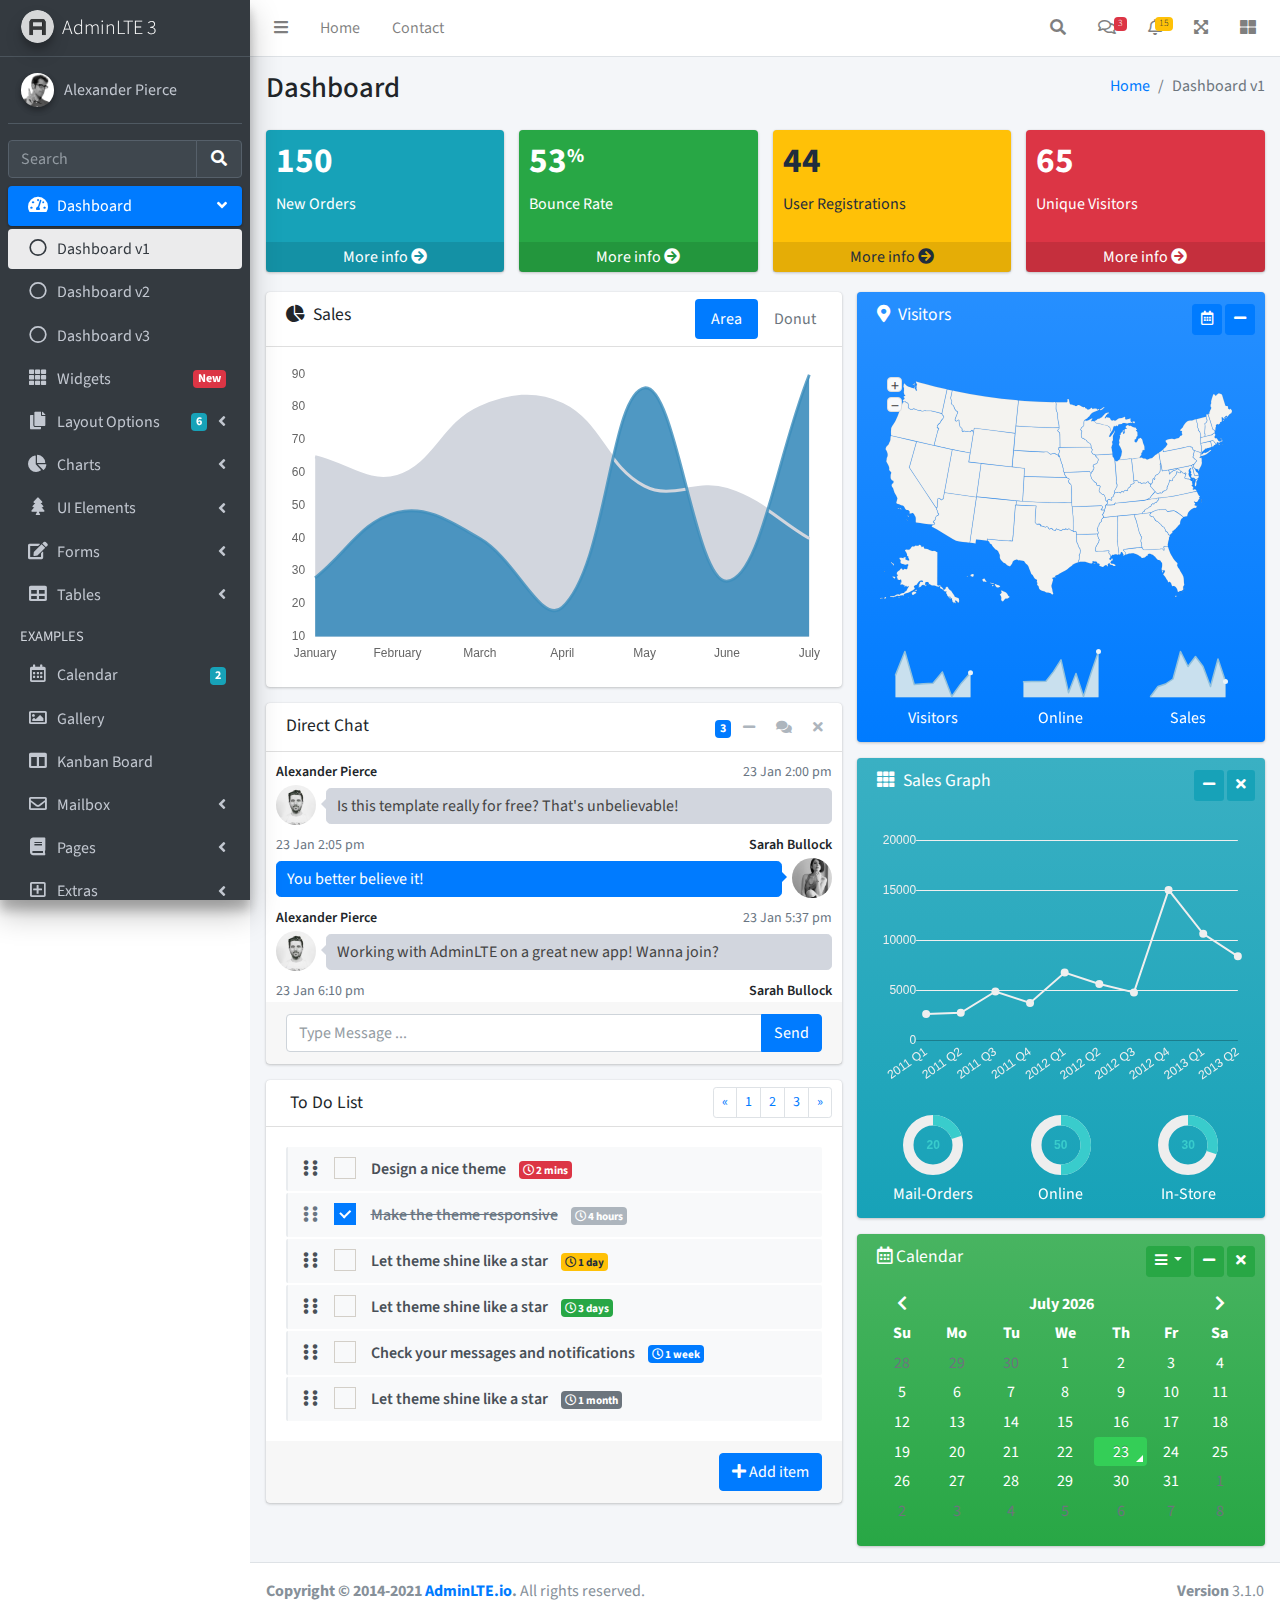
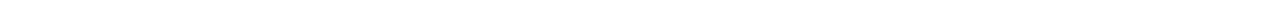
<file: src/main/webapp/resources/admin/index.html>
<!DOCTYPE html>
<html lang="en">
<head>
  <meta charset="utf-8">
  <meta name="viewport" content="width=device-width, initial-scale=1">
  <title>AdminLTE 3 | Dashboard</title>

  <!-- Google Font: Source Sans Pro -->
  <link rel="stylesheet" href="https://fonts.googleapis.com/css?family=Source+Sans+Pro:300,400,400i,700&display=fallback">
  <!-- Font Awesome -->
  <link rel="stylesheet" href="plugins/fontawesome-free/css/all.min.css">
  <!-- Ionicons -->
  <link rel="stylesheet" href="https://code.ionicframework.com/ionicons/2.0.1/css/ionicons.min.css">
  <!-- Tempusdominus Bootstrap 4 -->
  <link rel="stylesheet" href="plugins/tempusdominus-bootstrap-4/css/tempusdominus-bootstrap-4.min.css">
  <!-- iCheck -->
  <link rel="stylesheet" href="plugins/icheck-bootstrap/icheck-bootstrap.min.css">
  <!-- JQVMap -->
  <link rel="stylesheet" href="plugins/jqvmap/jqvmap.min.css">
  <!-- Theme style -->
  <link rel="stylesheet" href="dist/css/adminlte.min.css">
  <!-- overlayScrollbars -->
  <link rel="stylesheet" href="plugins/overlayScrollbars/css/OverlayScrollbars.min.css">
  <!-- Daterange picker -->
  <link rel="stylesheet" href="plugins/daterangepicker/daterangepicker.css">
  <!-- summernote -->
  <link rel="stylesheet" href="plugins/summernote/summernote-bs4.min.css">
</head>
<body class="hold-transition sidebar-mini layout-fixed">
<div class="wrapper">

  <!-- Preloader -->
  <div class="preloader flex-column justify-content-center align-items-center">
    <img class="animation__shake" src="dist/img/AdminLTELogo.png" alt="AdminLTELogo" height="60" width="60">
  </div>

  <!-- Navbar -->
  <nav class="main-header navbar navbar-expand navbar-white navbar-light">
    <!-- Left navbar links -->
    <ul class="navbar-nav">
      <li class="nav-item">
        <a class="nav-link" data-widget="pushmenu" href="#" role="button"><i class="fas fa-bars"></i></a>
      </li>
      <li class="nav-item d-none d-sm-inline-block">
        <a href="index3.html" class="nav-link">Home</a>
      </li>
      <li class="nav-item d-none d-sm-inline-block">
        <a href="#" class="nav-link">Contact</a>
      </li>
    </ul>

    <!-- Right navbar links -->
    <ul class="navbar-nav ml-auto">
      <!-- Navbar Search -->
      <li class="nav-item">
        <a class="nav-link" data-widget="navbar-search" href="#" role="button">
          <i class="fas fa-search"></i>
        </a>
        <div class="navbar-search-block">
          <form class="form-inline">
            <div class="input-group input-group-sm">
              <input class="form-control form-control-navbar" type="search" placeholder="Search" aria-label="Search">
              <div class="input-group-append">
                <button class="btn btn-navbar" type="submit">
                  <i class="fas fa-search"></i>
                </button>
                <button class="btn btn-navbar" type="button" data-widget="navbar-search">
                  <i class="fas fa-times"></i>
                </button>
              </div>
            </div>
          </form>
        </div>
      </li>

      <!-- Messages Dropdown Menu -->
      <li class="nav-item dropdown">
        <a class="nav-link" data-toggle="dropdown" href="#">
          <i class="far fa-comments"></i>
          <span class="badge badge-danger navbar-badge">3</span>
        </a>
        <div class="dropdown-menu dropdown-menu-lg dropdown-menu-right">
          <a href="#" class="dropdown-item">
            <!-- Message Start -->
            <div class="media">
              <img src="dist/img/user1-128x128.jpg" alt="User Avatar" class="img-size-50 mr-3 img-circle">
              <div class="media-body">
                <h3 class="dropdown-item-title">
                  Brad Diesel
                  <span class="float-right text-sm text-danger"><i class="fas fa-star"></i></span>
                </h3>
                <p class="text-sm">Call me whenever you can...</p>
                <p class="text-sm text-muted"><i class="far fa-clock mr-1"></i> 4 Hours Ago</p>
              </div>
            </div>
            <!-- Message End -->
          </a>
          <div class="dropdown-divider"></div>
          <a href="#" class="dropdown-item">
            <!-- Message Start -->
            <div class="media">
              <img src="dist/img/user8-128x128.jpg" alt="User Avatar" class="img-size-50 img-circle mr-3">
              <div class="media-body">
                <h3 class="dropdown-item-title">
                  John Pierce
                  <span class="float-right text-sm text-muted"><i class="fas fa-star"></i></span>
                </h3>
                <p class="text-sm">I got your message bro</p>
                <p class="text-sm text-muted"><i class="far fa-clock mr-1"></i> 4 Hours Ago</p>
              </div>
            </div>
            <!-- Message End -->
          </a>
          <div class="dropdown-divider"></div>
          <a href="#" class="dropdown-item">
            <!-- Message Start -->
            <div class="media">
              <img src="dist/img/user3-128x128.jpg" alt="User Avatar" class="img-size-50 img-circle mr-3">
              <div class="media-body">
                <h3 class="dropdown-item-title">
                  Nora Silvester
                  <span class="float-right text-sm text-warning"><i class="fas fa-star"></i></span>
                </h3>
                <p class="text-sm">The subject goes here</p>
                <p class="text-sm text-muted"><i class="far fa-clock mr-1"></i> 4 Hours Ago</p>
              </div>
            </div>
            <!-- Message End -->
          </a>
          <div class="dropdown-divider"></div>
          <a href="#" class="dropdown-item dropdown-footer">See All Messages</a>
        </div>
      </li>
      <!-- Notifications Dropdown Menu -->
      <li class="nav-item dropdown">
        <a class="nav-link" data-toggle="dropdown" href="#">
          <i class="far fa-bell"></i>
          <span class="badge badge-warning navbar-badge">15</span>
        </a>
        <div class="dropdown-menu dropdown-menu-lg dropdown-menu-right">
          <span class="dropdown-item dropdown-header">15 Notifications</span>
          <div class="dropdown-divider"></div>
          <a href="#" class="dropdown-item">
            <i class="fas fa-envelope mr-2"></i> 4 new messages
            <span class="float-right text-muted text-sm">3 mins</span>
          </a>
          <div class="dropdown-divider"></div>
          <a href="#" class="dropdown-item">
            <i class="fas fa-users mr-2"></i> 8 friend requests
            <span class="float-right text-muted text-sm">12 hours</span>
          </a>
          <div class="dropdown-divider"></div>
          <a href="#" class="dropdown-item">
            <i class="fas fa-file mr-2"></i> 3 new reports
            <span class="float-right text-muted text-sm">2 days</span>
          </a>
          <div class="dropdown-divider"></div>
          <a href="#" class="dropdown-item dropdown-footer">See All Notifications</a>
        </div>
      </li>
      <li class="nav-item">
        <a class="nav-link" data-widget="fullscreen" href="#" role="button">
          <i class="fas fa-expand-arrows-alt"></i>
        </a>
      </li>
      <li class="nav-item">
        <a class="nav-link" data-widget="control-sidebar" data-slide="true" href="#" role="button">
          <i class="fas fa-th-large"></i>
        </a>
      </li>
    </ul>
  </nav>
  <!-- /.navbar -->

  <!-- Main Sidebar Container -->
  <aside class="main-sidebar sidebar-dark-primary elevation-4">
    <!-- Brand Logo -->
    <a href="index3.html" class="brand-link">
      <img src="dist/img/AdminLTELogo.png" alt="AdminLTE Logo" class="brand-image img-circle elevation-3" style="opacity: .8">
      <span class="brand-text font-weight-light">AdminLTE 3</span>
    </a>

    <!-- Sidebar -->
    <div class="sidebar">
      <!-- Sidebar user panel (optional) -->
      <div class="user-panel mt-3 pb-3 mb-3 d-flex">
        <div class="image">
          <img src="dist/img/user2-160x160.jpg" class="img-circle elevation-2" alt="User Image">
        </div>
        <div class="info">
          <a href="#" class="d-block">Alexander Pierce</a>
        </div>
      </div>

      <!-- SidebarSearch Form -->
      <div class="form-inline">
        <div class="input-group" data-widget="sidebar-search">
          <input class="form-control form-control-sidebar" type="search" placeholder="Search" aria-label="Search">
          <div class="input-group-append">
            <button class="btn btn-sidebar">
              <i class="fas fa-search fa-fw"></i>
            </button>
          </div>
        </div>
      </div>

      <!-- Sidebar Menu -->
      <nav class="mt-2">
        <ul class="nav nav-pills nav-sidebar flex-column" data-widget="treeview" role="menu" data-accordion="false">
          <!-- Add icons to the links using the .nav-icon class
               with font-awesome or any other icon font library -->
          <li class="nav-item menu-open">
            <a href="#" class="nav-link active">
              <i class="nav-icon fas fa-tachometer-alt"></i>
              <p>
                Dashboard
                <i class="right fas fa-angle-left"></i>
              </p>
            </a>
            <ul class="nav nav-treeview">
              <li class="nav-item">
                <a href="./index.html" class="nav-link active">
                  <i class="far fa-circle nav-icon"></i>
                  <p>Dashboard v1</p>
                </a>
              </li>
              <li class="nav-item">
                <a href="./index2.html" class="nav-link">
                  <i class="far fa-circle nav-icon"></i>
                  <p>Dashboard v2</p>
                </a>
              </li>
              <li class="nav-item">
                <a href="./index3.html" class="nav-link">
                  <i class="far fa-circle nav-icon"></i>
                  <p>Dashboard v3</p>
                </a>
              </li>
            </ul>
          </li>
          <li class="nav-item">
            <a href="pages/widgets.html" class="nav-link">
              <i class="nav-icon fas fa-th"></i>
              <p>
                Widgets
                <span class="right badge badge-danger">New</span>
              </p>
            </a>
          </li>
          <li class="nav-item">
            <a href="#" class="nav-link">
              <i class="nav-icon fas fa-copy"></i>
              <p>
                Layout Options
                <i class="fas fa-angle-left right"></i>
                <span class="badge badge-info right">6</span>
              </p>
            </a>
            <ul class="nav nav-treeview">
              <li class="nav-item">
                <a href="pages/layout/top-nav.html" class="nav-link">
                  <i class="far fa-circle nav-icon"></i>
                  <p>Top Navigation</p>
                </a>
              </li>
              <li class="nav-item">
                <a href="pages/layout/top-nav-sidebar.html" class="nav-link">
                  <i class="far fa-circle nav-icon"></i>
                  <p>Top Navigation + Sidebar</p>
                </a>
              </li>
              <li class="nav-item">
                <a href="pages/layout/boxed.html" class="nav-link">
                  <i class="far fa-circle nav-icon"></i>
                  <p>Boxed</p>
                </a>
              </li>
              <li class="nav-item">
                <a href="pages/layout/fixed-sidebar.html" class="nav-link">
                  <i class="far fa-circle nav-icon"></i>
                  <p>Fixed Sidebar</p>
                </a>
              </li>
              <li class="nav-item">
                <a href="pages/layout/fixed-sidebar-custom.html" class="nav-link">
                  <i class="far fa-circle nav-icon"></i>
                  <p>Fixed Sidebar <small>+ Custom Area</small></p>
                </a>
              </li>
              <li class="nav-item">
                <a href="pages/layout/fixed-topnav.html" class="nav-link">
                  <i class="far fa-circle nav-icon"></i>
                  <p>Fixed Navbar</p>
                </a>
              </li>
              <li class="nav-item">
                <a href="pages/layout/fixed-footer.html" class="nav-link">
                  <i class="far fa-circle nav-icon"></i>
                  <p>Fixed Footer</p>
                </a>
              </li>
              <li class="nav-item">
                <a href="pages/layout/collapsed-sidebar.html" class="nav-link">
                  <i class="far fa-circle nav-icon"></i>
                  <p>Collapsed Sidebar</p>
                </a>
              </li>
            </ul>
          </li>
          <li class="nav-item">
            <a href="#" class="nav-link">
              <i class="nav-icon fas fa-chart-pie"></i>
              <p>
                Charts
                <i class="right fas fa-angle-left"></i>
              </p>
            </a>
            <ul class="nav nav-treeview">
              <li class="nav-item">
                <a href="pages/charts/chartjs.html" class="nav-link">
                  <i class="far fa-circle nav-icon"></i>
                  <p>ChartJS</p>
                </a>
              </li>
              <li class="nav-item">
                <a href="pages/charts/flot.html" class="nav-link">
                  <i class="far fa-circle nav-icon"></i>
                  <p>Flot</p>
                </a>
              </li>
              <li class="nav-item">
                <a href="pages/charts/inline.html" class="nav-link">
                  <i class="far fa-circle nav-icon"></i>
                  <p>Inline</p>
                </a>
              </li>
              <li class="nav-item">
                <a href="pages/charts/uplot.html" class="nav-link">
                  <i class="far fa-circle nav-icon"></i>
                  <p>uPlot</p>
                </a>
              </li>
            </ul>
          </li>
          <li class="nav-item">
            <a href="#" class="nav-link">
              <i class="nav-icon fas fa-tree"></i>
              <p>
                UI Elements
                <i class="fas fa-angle-left right"></i>
              </p>
            </a>
            <ul class="nav nav-treeview">
              <li class="nav-item">
                <a href="pages/UI/general.html" class="nav-link">
                  <i class="far fa-circle nav-icon"></i>
                  <p>General</p>
                </a>
              </li>
              <li class="nav-item">
                <a href="pages/UI/icons.html" class="nav-link">
                  <i class="far fa-circle nav-icon"></i>
                  <p>Icons</p>
                </a>
              </li>
              <li class="nav-item">
                <a href="pages/UI/buttons.html" class="nav-link">
                  <i class="far fa-circle nav-icon"></i>
                  <p>Buttons</p>
                </a>
              </li>
              <li class="nav-item">
                <a href="pages/UI/sliders.html" class="nav-link">
                  <i class="far fa-circle nav-icon"></i>
                  <p>Sliders</p>
                </a>
              </li>
              <li class="nav-item">
                <a href="pages/UI/modals.html" class="nav-link">
                  <i class="far fa-circle nav-icon"></i>
                  <p>Modals & Alerts</p>
                </a>
              </li>
              <li class="nav-item">
                <a href="pages/UI/navbar.html" class="nav-link">
                  <i class="far fa-circle nav-icon"></i>
                  <p>Navbar & Tabs</p>
                </a>
              </li>
              <li class="nav-item">
                <a href="pages/UI/timeline.html" class="nav-link">
                  <i class="far fa-circle nav-icon"></i>
                  <p>Timeline</p>
                </a>
              </li>
              <li class="nav-item">
                <a href="pages/UI/ribbons.html" class="nav-link">
                  <i class="far fa-circle nav-icon"></i>
                  <p>Ribbons</p>
                </a>
              </li>
            </ul>
          </li>
          <li class="nav-item">
            <a href="#" class="nav-link">
              <i class="nav-icon fas fa-edit"></i>
              <p>
                Forms
                <i class="fas fa-angle-left right"></i>
              </p>
            </a>
            <ul class="nav nav-treeview">
              <li class="nav-item">
                <a href="pages/forms/general.html" class="nav-link">
                  <i class="far fa-circle nav-icon"></i>
                  <p>General Elements</p>
                </a>
              </li>
              <li class="nav-item">
                <a href="pages/forms/advanced.html" class="nav-link">
                  <i class="far fa-circle nav-icon"></i>
                  <p>Advanced Elements</p>
                </a>
              </li>
              <li class="nav-item">
                <a href="pages/forms/editors.html" class="nav-link">
                  <i class="far fa-circle nav-icon"></i>
                  <p>Editors</p>
                </a>
              </li>
              <li class="nav-item">
                <a href="pages/forms/validation.html" class="nav-link">
                  <i class="far fa-circle nav-icon"></i>
                  <p>Validation</p>
                </a>
              </li>
            </ul>
          </li>
          <li class="nav-item">
            <a href="#" class="nav-link">
              <i class="nav-icon fas fa-table"></i>
              <p>
                Tables
                <i class="fas fa-angle-left right"></i>
              </p>
            </a>
            <ul class="nav nav-treeview">
              <li class="nav-item">
                <a href="pages/tables/simple.html" class="nav-link">
                  <i class="far fa-circle nav-icon"></i>
                  <p>Simple Tables</p>
                </a>
              </li>
              <li class="nav-item">
                <a href="pages/tables/data.html" class="nav-link">
                  <i class="far fa-circle nav-icon"></i>
                  <p>DataTables</p>
                </a>
              </li>
              <li class="nav-item">
                <a href="pages/tables/jsgrid.html" class="nav-link">
                  <i class="far fa-circle nav-icon"></i>
                  <p>jsGrid</p>
                </a>
              </li>
            </ul>
          </li>
          <li class="nav-header">EXAMPLES</li>
          <li class="nav-item">
            <a href="pages/calendar.html" class="nav-link">
              <i class="nav-icon far fa-calendar-alt"></i>
              <p>
                Calendar
                <span class="badge badge-info right">2</span>
              </p>
            </a>
          </li>
          <li class="nav-item">
            <a href="pages/gallery.html" class="nav-link">
              <i class="nav-icon far fa-image"></i>
              <p>
                Gallery
              </p>
            </a>
          </li>
          <li class="nav-item">
            <a href="pages/kanban.html" class="nav-link">
              <i class="nav-icon fas fa-columns"></i>
              <p>
                Kanban Board
              </p>
            </a>
          </li>
          <li class="nav-item">
            <a href="#" class="nav-link">
              <i class="nav-icon far fa-envelope"></i>
              <p>
                Mailbox
                <i class="fas fa-angle-left right"></i>
              </p>
            </a>
            <ul class="nav nav-treeview">
              <li class="nav-item">
                <a href="pages/mailbox/mailbox.html" class="nav-link">
                  <i class="far fa-circle nav-icon"></i>
                  <p>Inbox</p>
                </a>
              </li>
              <li class="nav-item">
                <a href="pages/mailbox/compose.html" class="nav-link">
                  <i class="far fa-circle nav-icon"></i>
                  <p>Compose</p>
                </a>
              </li>
              <li class="nav-item">
                <a href="pages/mailbox/read-mail.html" class="nav-link">
                  <i class="far fa-circle nav-icon"></i>
                  <p>Read</p>
                </a>
              </li>
            </ul>
          </li>
          <li class="nav-item">
            <a href="#" class="nav-link">
              <i class="nav-icon fas fa-book"></i>
              <p>
                Pages
                <i class="fas fa-angle-left right"></i>
              </p>
            </a>
            <ul class="nav nav-treeview">
              <li class="nav-item">
                <a href="pages/examples/invoice.html" class="nav-link">
                  <i class="far fa-circle nav-icon"></i>
                  <p>Invoice</p>
                </a>
              </li>
              <li class="nav-item">
                <a href="pages/examples/profile.html" class="nav-link">
                  <i class="far fa-circle nav-icon"></i>
                  <p>Profile</p>
                </a>
              </li>
              <li class="nav-item">
                <a href="pages/examples/e-commerce.html" class="nav-link">
                  <i class="far fa-circle nav-icon"></i>
                  <p>E-commerce</p>
                </a>
              </li>
              <li class="nav-item">
                <a href="pages/examples/projects.html" class="nav-link">
                  <i class="far fa-circle nav-icon"></i>
                  <p>Projects</p>
                </a>
              </li>
              <li class="nav-item">
                <a href="pages/examples/project-add.html" class="nav-link">
                  <i class="far fa-circle nav-icon"></i>
                  <p>Project Add</p>
                </a>
              </li>
              <li class="nav-item">
                <a href="pages/examples/project-edit.html" class="nav-link">
                  <i class="far fa-circle nav-icon"></i>
                  <p>Project Edit</p>
                </a>
              </li>
              <li class="nav-item">
                <a href="pages/examples/project-detail.html" class="nav-link">
                  <i class="far fa-circle nav-icon"></i>
                  <p>Project Detail</p>
                </a>
              </li>
              <li class="nav-item">
                <a href="pages/examples/contacts.html" class="nav-link">
                  <i class="far fa-circle nav-icon"></i>
                  <p>Contacts</p>
                </a>
              </li>
              <li class="nav-item">
                <a href="pages/examples/faq.html" class="nav-link">
                  <i class="far fa-circle nav-icon"></i>
                  <p>FAQ</p>
                </a>
              </li>
              <li class="nav-item">
                <a href="pages/examples/contact-us.html" class="nav-link">
                  <i class="far fa-circle nav-icon"></i>
                  <p>Contact us</p>
                </a>
              </li>
            </ul>
          </li>
          <li class="nav-item">
            <a href="#" class="nav-link">
              <i class="nav-icon far fa-plus-square"></i>
              <p>
                Extras
                <i class="fas fa-angle-left right"></i>
              </p>
            </a>
            <ul class="nav nav-treeview">
              <li class="nav-item">
                <a href="#" class="nav-link">
                  <i class="far fa-circle nav-icon"></i>
                  <p>
                    Login & Register v1
                    <i class="fas fa-angle-left right"></i>
                  </p>
                </a>
                <ul class="nav nav-treeview">
                  <li class="nav-item">
                    <a href="pages/examples/login.html" class="nav-link">
                      <i class="far fa-circle nav-icon"></i>
                      <p>Login v1</p>
                    </a>
                  </li>
                  <li class="nav-item">
                    <a href="pages/examples/register.html" class="nav-link">
                      <i class="far fa-circle nav-icon"></i>
                      <p>Register v1</p>
                    </a>
                  </li>
                  <li class="nav-item">
                    <a href="pages/examples/forgot-password.html" class="nav-link">
                      <i class="far fa-circle nav-icon"></i>
                      <p>Forgot Password v1</p>
                    </a>
                  </li>
                  <li class="nav-item">
                    <a href="pages/examples/recover-password.html" class="nav-link">
                      <i class="far fa-circle nav-icon"></i>
                      <p>Recover Password v1</p>
                    </a>
                  </li>
                </ul>
              </li>
              <li class="nav-item">
                <a href="#" class="nav-link">
                  <i class="far fa-circle nav-icon"></i>
                  <p>
                    Login & Register v2
                    <i class="fas fa-angle-left right"></i>
                  </p>
                </a>
                <ul class="nav nav-treeview">
                  <li class="nav-item">
                    <a href="pages/examples/login-v2.html" class="nav-link">
                      <i class="far fa-circle nav-icon"></i>
                      <p>Login v2</p>
                    </a>
                  </li>
                  <li class="nav-item">
                    <a href="pages/examples/register-v2.html" class="nav-link">
                      <i class="far fa-circle nav-icon"></i>
                      <p>Register v2</p>
                    </a>
                  </li>
                  <li class="nav-item">
                    <a href="pages/examples/forgot-password-v2.html" class="nav-link">
                      <i class="far fa-circle nav-icon"></i>
                      <p>Forgot Password v2</p>
                    </a>
                  </li>
                  <li class="nav-item">
                    <a href="pages/examples/recover-password-v2.html" class="nav-link">
                      <i class="far fa-circle nav-icon"></i>
                      <p>Recover Password v2</p>
                    </a>
                  </li>
                </ul>
              </li>
              <li class="nav-item">
                <a href="pages/examples/lockscreen.html" class="nav-link">
                  <i class="far fa-circle nav-icon"></i>
                  <p>Lockscreen</p>
                </a>
              </li>
              <li class="nav-item">
                <a href="pages/examples/legacy-user-menu.html" class="nav-link">
                  <i class="far fa-circle nav-icon"></i>
                  <p>Legacy User Menu</p>
                </a>
              </li>
              <li class="nav-item">
                <a href="pages/examples/language-menu.html" class="nav-link">
                  <i class="far fa-circle nav-icon"></i>
                  <p>Language Menu</p>
                </a>
              </li>
              <li class="nav-item">
                <a href="pages/examples/404.html" class="nav-link">
                  <i class="far fa-circle nav-icon"></i>
                  <p>Error 404</p>
                </a>
              </li>
              <li class="nav-item">
                <a href="pages/examples/500.html" class="nav-link">
                  <i class="far fa-circle nav-icon"></i>
                  <p>Error 500</p>
                </a>
              </li>
              <li class="nav-item">
                <a href="pages/examples/pace.html" class="nav-link">
                  <i class="far fa-circle nav-icon"></i>
                  <p>Pace</p>
                </a>
              </li>
              <li class="nav-item">
                <a href="pages/examples/blank.html" class="nav-link">
                  <i class="far fa-circle nav-icon"></i>
                  <p>Blank Page</p>
                </a>
              </li>
              <li class="nav-item">
                <a href="starter.html" class="nav-link">
                  <i class="far fa-circle nav-icon"></i>
                  <p>Starter Page</p>
                </a>
              </li>
            </ul>
          </li>
          <li class="nav-item">
            <a href="#" class="nav-link">
              <i class="nav-icon fas fa-search"></i>
              <p>
                Search
                <i class="fas fa-angle-left right"></i>
              </p>
            </a>
            <ul class="nav nav-treeview">
              <li class="nav-item">
                <a href="pages/search/simple.html" class="nav-link">
                  <i class="far fa-circle nav-icon"></i>
                  <p>Simple Search</p>
                </a>
              </li>
              <li class="nav-item">
                <a href="pages/search/enhanced.html" class="nav-link">
                  <i class="far fa-circle nav-icon"></i>
                  <p>Enhanced</p>
                </a>
              </li>
            </ul>
          </li>
          <li class="nav-header">MISCELLANEOUS</li>
          <li class="nav-item">
            <a href="iframe.html" class="nav-link">
              <i class="nav-icon fas fa-ellipsis-h"></i>
              <p>Tabbed IFrame Plugin</p>
            </a>
          </li>
          <li class="nav-item">
            <a href="https://adminlte.io/docs/3.1/" class="nav-link">
              <i class="nav-icon fas fa-file"></i>
              <p>Documentation</p>
            </a>
          </li>
          <li class="nav-header">MULTI LEVEL EXAMPLE</li>
          <li class="nav-item">
            <a href="#" class="nav-link">
              <i class="fas fa-circle nav-icon"></i>
              <p>Level 1</p>
            </a>
          </li>
          <li class="nav-item">
            <a href="#" class="nav-link">
              <i class="nav-icon fas fa-circle"></i>
              <p>
                Level 1
                <i class="right fas fa-angle-left"></i>
              </p>
            </a>
            <ul class="nav nav-treeview">
              <li class="nav-item">
                <a href="#" class="nav-link">
                  <i class="far fa-circle nav-icon"></i>
                  <p>Level 2</p>
                </a>
              </li>
              <li class="nav-item">
                <a href="#" class="nav-link">
                  <i class="far fa-circle nav-icon"></i>
                  <p>
                    Level 2
                    <i class="right fas fa-angle-left"></i>
                  </p>
                </a>
                <ul class="nav nav-treeview">
                  <li class="nav-item">
                    <a href="#" class="nav-link">
                      <i class="far fa-dot-circle nav-icon"></i>
                      <p>Level 3</p>
                    </a>
                  </li>
                  <li class="nav-item">
                    <a href="#" class="nav-link">
                      <i class="far fa-dot-circle nav-icon"></i>
                      <p>Level 3</p>
                    </a>
                  </li>
                  <li class="nav-item">
                    <a href="#" class="nav-link">
                      <i class="far fa-dot-circle nav-icon"></i>
                      <p>Level 3</p>
                    </a>
                  </li>
                </ul>
              </li>
              <li class="nav-item">
                <a href="#" class="nav-link">
                  <i class="far fa-circle nav-icon"></i>
                  <p>Level 2</p>
                </a>
              </li>
            </ul>
          </li>
          <li class="nav-item">
            <a href="#" class="nav-link">
              <i class="fas fa-circle nav-icon"></i>
              <p>Level 1</p>
            </a>
          </li>
          <li class="nav-header">LABELS</li>
          <li class="nav-item">
            <a href="#" class="nav-link">
              <i class="nav-icon far fa-circle text-danger"></i>
              <p class="text">Important</p>
            </a>
          </li>
          <li class="nav-item">
            <a href="#" class="nav-link">
              <i class="nav-icon far fa-circle text-warning"></i>
              <p>Warning</p>
            </a>
          </li>
          <li class="nav-item">
            <a href="#" class="nav-link">
              <i class="nav-icon far fa-circle text-info"></i>
              <p>Informational</p>
            </a>
          </li>
        </ul>
      </nav>
      <!-- /.sidebar-menu -->
    </div>
    <!-- /.sidebar -->
  </aside>

  <!-- Content Wrapper. Contains page content -->
  <div class="content-wrapper">
    <!-- Content Header (Page header) -->
    <div class="content-header">
      <div class="container-fluid">
        <div class="row mb-2">
          <div class="col-sm-6">
            <h1 class="m-0">Dashboard</h1>
          </div><!-- /.col -->
          <div class="col-sm-6">
            <ol class="breadcrumb float-sm-right">
              <li class="breadcrumb-item"><a href="#">Home</a></li>
              <li class="breadcrumb-item active">Dashboard v1</li>
            </ol>
          </div><!-- /.col -->
        </div><!-- /.row -->
      </div><!-- /.container-fluid -->
    </div>
    <!-- /.content-header -->

    <!-- Main content -->
    <section class="content">
      <div class="container-fluid">
        <!-- Small boxes (Stat box) -->
        <div class="row">
          <div class="col-lg-3 col-6">
            <!-- small box -->
            <div class="small-box bg-info">
              <div class="inner">
                <h3>150</h3>

                <p>New Orders</p>
              </div>
              <div class="icon">
                <i class="ion ion-bag"></i>
              </div>
              <a href="#" class="small-box-footer">More info <i class="fas fa-arrow-circle-right"></i></a>
            </div>
          </div>
          <!-- ./col -->
          <div class="col-lg-3 col-6">
            <!-- small box -->
            <div class="small-box bg-success">
              <div class="inner">
                <h3>53<sup style="font-size: 20px">%</sup></h3>

                <p>Bounce Rate</p>
              </div>
              <div class="icon">
                <i class="ion ion-stats-bars"></i>
              </div>
              <a href="#" class="small-box-footer">More info <i class="fas fa-arrow-circle-right"></i></a>
            </div>
          </div>
          <!-- ./col -->
          <div class="col-lg-3 col-6">
            <!-- small box -->
            <div class="small-box bg-warning">
              <div class="inner">
                <h3>44</h3>

                <p>User Registrations</p>
              </div>
              <div class="icon">
                <i class="ion ion-person-add"></i>
              </div>
              <a href="#" class="small-box-footer">More info <i class="fas fa-arrow-circle-right"></i></a>
            </div>
          </div>
          <!-- ./col -->
          <div class="col-lg-3 col-6">
            <!-- small box -->
            <div class="small-box bg-danger">
              <div class="inner">
                <h3>65</h3>

                <p>Unique Visitors</p>
              </div>
              <div class="icon">
                <i class="ion ion-pie-graph"></i>
              </div>
              <a href="#" class="small-box-footer">More info <i class="fas fa-arrow-circle-right"></i></a>
            </div>
          </div>
          <!-- ./col -->
        </div>
        <!-- /.row -->
        <!-- Main row -->
        <div class="row">
          <!-- Left col -->
          <section class="col-lg-7 connectedSortable">
            <!-- Custom tabs (Charts with tabs)-->
            <div class="card">
              <div class="card-header">
                <h3 class="card-title">
                  <i class="fas fa-chart-pie mr-1"></i>
                  Sales
                </h3>
                <div class="card-tools">
                  <ul class="nav nav-pills ml-auto">
                    <li class="nav-item">
                      <a class="nav-link active" href="#revenue-chart" data-toggle="tab">Area</a>
                    </li>
                    <li class="nav-item">
                      <a class="nav-link" href="#sales-chart" data-toggle="tab">Donut</a>
                    </li>
                  </ul>
                </div>
              </div><!-- /.card-header -->
              <div class="card-body">
                <div class="tab-content p-0">
                  <!-- Morris chart - Sales -->
                  <div class="chart tab-pane active" id="revenue-chart"
                       style="position: relative; height: 300px;">
                      <canvas id="revenue-chart-canvas" height="300" style="height: 300px;"></canvas>
                   </div>
                  <div class="chart tab-pane" id="sales-chart" style="position: relative; height: 300px;">
                    <canvas id="sales-chart-canvas" height="300" style="height: 300px;"></canvas>
                  </div>
                </div>
              </div><!-- /.card-body -->
            </div>
            <!-- /.card -->

            <!-- DIRECT CHAT -->
            <div class="card direct-chat direct-chat-primary">
              <div class="card-header">
                <h3 class="card-title">Direct Chat</h3>

                <div class="card-tools">
                  <span title="3 New Messages" class="badge badge-primary">3</span>
                  <button type="button" class="btn btn-tool" data-card-widget="collapse">
                    <i class="fas fa-minus"></i>
                  </button>
                  <button type="button" class="btn btn-tool" title="Contacts" data-widget="chat-pane-toggle">
                    <i class="fas fa-comments"></i>
                  </button>
                  <button type="button" class="btn btn-tool" data-card-widget="remove">
                    <i class="fas fa-times"></i>
                  </button>
                </div>
              </div>
              <!-- /.card-header -->
              <div class="card-body">
                <!-- Conversations are loaded here -->
                <div class="direct-chat-messages">
                  <!-- Message. Default to the left -->
                  <div class="direct-chat-msg">
                    <div class="direct-chat-infos clearfix">
                      <span class="direct-chat-name float-left">Alexander Pierce</span>
                      <span class="direct-chat-timestamp float-right">23 Jan 2:00 pm</span>
                    </div>
                    <!-- /.direct-chat-infos -->
                    <img class="direct-chat-img" src="dist/img/user1-128x128.jpg" alt="message user image">
                    <!-- /.direct-chat-img -->
                    <div class="direct-chat-text">
                      Is this template really for free? That's unbelievable!
                    </div>
                    <!-- /.direct-chat-text -->
                  </div>
                  <!-- /.direct-chat-msg -->

                  <!-- Message to the right -->
                  <div class="direct-chat-msg right">
                    <div class="direct-chat-infos clearfix">
                      <span class="direct-chat-name float-right">Sarah Bullock</span>
                      <span class="direct-chat-timestamp float-left">23 Jan 2:05 pm</span>
                    </div>
                    <!-- /.direct-chat-infos -->
                    <img class="direct-chat-img" src="dist/img/user3-128x128.jpg" alt="message user image">
                    <!-- /.direct-chat-img -->
                    <div class="direct-chat-text">
                      You better believe it!
                    </div>
                    <!-- /.direct-chat-text -->
                  </div>
                  <!-- /.direct-chat-msg -->

                  <!-- Message. Default to the left -->
                  <div class="direct-chat-msg">
                    <div class="direct-chat-infos clearfix">
                      <span class="direct-chat-name float-left">Alexander Pierce</span>
                      <span class="direct-chat-timestamp float-right">23 Jan 5:37 pm</span>
                    </div>
                    <!-- /.direct-chat-infos -->
                    <img class="direct-chat-img" src="dist/img/user1-128x128.jpg" alt="message user image">
                    <!-- /.direct-chat-img -->
                    <div class="direct-chat-text">
                      Working with AdminLTE on a great new app! Wanna join?
                    </div>
                    <!-- /.direct-chat-text -->
                  </div>
                  <!-- /.direct-chat-msg -->

                  <!-- Message to the right -->
                  <div class="direct-chat-msg right">
                    <div class="direct-chat-infos clearfix">
                      <span class="direct-chat-name float-right">Sarah Bullock</span>
                      <span class="direct-chat-timestamp float-left">23 Jan 6:10 pm</span>
                    </div>
                    <!-- /.direct-chat-infos -->
                    <img class="direct-chat-img" src="dist/img/user3-128x128.jpg" alt="message user image">
                    <!-- /.direct-chat-img -->
                    <div class="direct-chat-text">
                      I would love to.
                    </div>
                    <!-- /.direct-chat-text -->
                  </div>
                  <!-- /.direct-chat-msg -->

                </div>
                <!--/.direct-chat-messages-->

                <!-- Contacts are loaded here -->
                <div class="direct-chat-contacts">
                  <ul class="contacts-list">
                    <li>
                      <a href="#">
                        <img class="contacts-list-img" src="dist/img/user1-128x128.jpg" alt="User Avatar">

                        <div class="contacts-list-info">
                          <span class="contacts-list-name">
                            Count Dracula
                            <small class="contacts-list-date float-right">2/28/2015</small>
                          </span>
                          <span class="contacts-list-msg">How have you been? I was...</span>
                        </div>
                        <!-- /.contacts-list-info -->
                      </a>
                    </li>
                    <!-- End Contact Item -->
                    <li>
                      <a href="#">
                        <img class="contacts-list-img" src="dist/img/user7-128x128.jpg" alt="User Avatar">

                        <div class="contacts-list-info">
                          <span class="contacts-list-name">
                            Sarah Doe
                            <small class="contacts-list-date float-right">2/23/2015</small>
                          </span>
                          <span class="contacts-list-msg">I will be waiting for...</span>
                        </div>
                        <!-- /.contacts-list-info -->
                      </a>
                    </li>
                    <!-- End Contact Item -->
                    <li>
                      <a href="#">
                        <img class="contacts-list-img" src="dist/img/user3-128x128.jpg" alt="User Avatar">

                        <div class="contacts-list-info">
                          <span class="contacts-list-name">
                            Nadia Jolie
                            <small class="contacts-list-date float-right">2/20/2015</small>
                          </span>
                          <span class="contacts-list-msg">I'll call you back at...</span>
                        </div>
                        <!-- /.contacts-list-info -->
                      </a>
                    </li>
                    <!-- End Contact Item -->
                    <li>
                      <a href="#">
                        <img class="contacts-list-img" src="dist/img/user5-128x128.jpg" alt="User Avatar">

                        <div class="contacts-list-info">
                          <span class="contacts-list-name">
                            Nora S. Vans
                            <small class="contacts-list-date float-right">2/10/2015</small>
                          </span>
                          <span class="contacts-list-msg">Where is your new...</span>
                        </div>
                        <!-- /.contacts-list-info -->
                      </a>
                    </li>
                    <!-- End Contact Item -->
                    <li>
                      <a href="#">
                        <img class="contacts-list-img" src="dist/img/user6-128x128.jpg" alt="User Avatar">

                        <div class="contacts-list-info">
                          <span class="contacts-list-name">
                            John K.
                            <small class="contacts-list-date float-right">1/27/2015</small>
                          </span>
                          <span class="contacts-list-msg">Can I take a look at...</span>
                        </div>
                        <!-- /.contacts-list-info -->
                      </a>
                    </li>
                    <!-- End Contact Item -->
                    <li>
                      <a href="#">
                        <img class="contacts-list-img" src="dist/img/user8-128x128.jpg" alt="User Avatar">

                        <div class="contacts-list-info">
                          <span class="contacts-list-name">
                            Kenneth M.
                            <small class="contacts-list-date float-right">1/4/2015</small>
                          </span>
                          <span class="contacts-list-msg">Never mind I found...</span>
                        </div>
                        <!-- /.contacts-list-info -->
                      </a>
                    </li>
                    <!-- End Contact Item -->
                  </ul>
                  <!-- /.contacts-list -->
                </div>
                <!-- /.direct-chat-pane -->
              </div>
              <!-- /.card-body -->
              <div class="card-footer">
                <form action="#" method="post">
                  <div class="input-group">
                    <input type="text" name="message" placeholder="Type Message ..." class="form-control">
                    <span class="input-group-append">
                      <button type="button" class="btn btn-primary">Send</button>
                    </span>
                  </div>
                </form>
              </div>
              <!-- /.card-footer-->
            </div>
            <!--/.direct-chat -->

            <!-- TO DO List -->
            <div class="card">
              <div class="card-header">
                <h3 class="card-title">
                  <i class="ion ion-clipboard mr-1"></i>
                  To Do List
                </h3>

                <div class="card-tools">
                  <ul class="pagination pagination-sm">
                    <li class="page-item"><a href="#" class="page-link">&laquo;</a></li>
                    <li class="page-item"><a href="#" class="page-link">1</a></li>
                    <li class="page-item"><a href="#" class="page-link">2</a></li>
                    <li class="page-item"><a href="#" class="page-link">3</a></li>
                    <li class="page-item"><a href="#" class="page-link">&raquo;</a></li>
                  </ul>
                </div>
              </div>
              <!-- /.card-header -->
              <div class="card-body">
                <ul class="todo-list" data-widget="todo-list">
                  <li>
                    <!-- drag handle -->
                    <span class="handle">
                      <i class="fas fa-ellipsis-v"></i>
                      <i class="fas fa-ellipsis-v"></i>
                    </span>
                    <!-- checkbox -->
                    <div  class="icheck-primary d-inline ml-2">
                      <input type="checkbox" value="" name="todo1" id="todoCheck1">
                      <label for="todoCheck1"></label>
                    </div>
                    <!-- todo text -->
                    <span class="text">Design a nice theme</span>
                    <!-- Emphasis label -->
                    <small class="badge badge-danger"><i class="far fa-clock"></i> 2 mins</small>
                    <!-- General tools such as edit or delete-->
                    <div class="tools">
                      <i class="fas fa-edit"></i>
                      <i class="fas fa-trash-o"></i>
                    </div>
                  </li>
                  <li>
                    <span class="handle">
                      <i class="fas fa-ellipsis-v"></i>
                      <i class="fas fa-ellipsis-v"></i>
                    </span>
                    <div  class="icheck-primary d-inline ml-2">
                      <input type="checkbox" value="" name="todo2" id="todoCheck2" checked>
                      <label for="todoCheck2"></label>
                    </div>
                    <span class="text">Make the theme responsive</span>
                    <small class="badge badge-info"><i class="far fa-clock"></i> 4 hours</small>
                    <div class="tools">
                      <i class="fas fa-edit"></i>
                      <i class="fas fa-trash-o"></i>
                    </div>
                  </li>
                  <li>
                    <span class="handle">
                      <i class="fas fa-ellipsis-v"></i>
                      <i class="fas fa-ellipsis-v"></i>
                    </span>
                    <div  class="icheck-primary d-inline ml-2">
                      <input type="checkbox" value="" name="todo3" id="todoCheck3">
                      <label for="todoCheck3"></label>
                    </div>
                    <span class="text">Let theme shine like a star</span>
                    <small class="badge badge-warning"><i class="far fa-clock"></i> 1 day</small>
                    <div class="tools">
                      <i class="fas fa-edit"></i>
                      <i class="fas fa-trash-o"></i>
                    </div>
                  </li>
                  <li>
                    <span class="handle">
                      <i class="fas fa-ellipsis-v"></i>
                      <i class="fas fa-ellipsis-v"></i>
                    </span>
                    <div  class="icheck-primary d-inline ml-2">
                      <input type="checkbox" value="" name="todo4" id="todoCheck4">
                      <label for="todoCheck4"></label>
                    </div>
                    <span class="text">Let theme shine like a star</span>
                    <small class="badge badge-success"><i class="far fa-clock"></i> 3 days</small>
                    <div class="tools">
                      <i class="fas fa-edit"></i>
                      <i class="fas fa-trash-o"></i>
                    </div>
                  </li>
                  <li>
                    <span class="handle">
                      <i class="fas fa-ellipsis-v"></i>
                      <i class="fas fa-ellipsis-v"></i>
                    </span>
                    <div  class="icheck-primary d-inline ml-2">
                      <input type="checkbox" value="" name="todo5" id="todoCheck5">
                      <label for="todoCheck5"></label>
                    </div>
                    <span class="text">Check your messages and notifications</span>
                    <small class="badge badge-primary"><i class="far fa-clock"></i> 1 week</small>
                    <div class="tools">
                      <i class="fas fa-edit"></i>
                      <i class="fas fa-trash-o"></i>
                    </div>
                  </li>
                  <li>
                    <span class="handle">
                      <i class="fas fa-ellipsis-v"></i>
                      <i class="fas fa-ellipsis-v"></i>
                    </span>
                    <div  class="icheck-primary d-inline ml-2">
                      <input type="checkbox" value="" name="todo6" id="todoCheck6">
                      <label for="todoCheck6"></label>
                    </div>
                    <span class="text">Let theme shine like a star</span>
                    <small class="badge badge-secondary"><i class="far fa-clock"></i> 1 month</small>
                    <div class="tools">
                      <i class="fas fa-edit"></i>
                      <i class="fas fa-trash-o"></i>
                    </div>
                  </li>
                </ul>
              </div>
              <!-- /.card-body -->
              <div class="card-footer clearfix">
                <button type="button" class="btn btn-primary float-right"><i class="fas fa-plus"></i> Add item</button>
              </div>
            </div>
            <!-- /.card -->
          </section>
          <!-- /.Left col -->
          <!-- right col (We are only adding the ID to make the widgets sortable)-->
          <section class="col-lg-5 connectedSortable">

            <!-- Map card -->
            <div class="card bg-gradient-primary">
              <div class="card-header border-0">
                <h3 class="card-title">
                  <i class="fas fa-map-marker-alt mr-1"></i>
                  Visitors
                </h3>
                <!-- card tools -->
                <div class="card-tools">
                  <button type="button" class="btn btn-primary btn-sm daterange" title="Date range">
                    <i class="far fa-calendar-alt"></i>
                  </button>
                  <button type="button" class="btn btn-primary btn-sm" data-card-widget="collapse" title="Collapse">
                    <i class="fas fa-minus"></i>
                  </button>
                </div>
                <!-- /.card-tools -->
              </div>
              <div class="card-body">
                <div id="world-map" style="height: 250px; width: 100%;"></div>
              </div>
              <!-- /.card-body-->
              <div class="card-footer bg-transparent">
                <div class="row">
                  <div class="col-4 text-center">
                    <div id="sparkline-1"></div>
                    <div class="text-white">Visitors</div>
                  </div>
                  <!-- ./col -->
                  <div class="col-4 text-center">
                    <div id="sparkline-2"></div>
                    <div class="text-white">Online</div>
                  </div>
                  <!-- ./col -->
                  <div class="col-4 text-center">
                    <div id="sparkline-3"></div>
                    <div class="text-white">Sales</div>
                  </div>
                  <!-- ./col -->
                </div>
                <!-- /.row -->
              </div>
            </div>
            <!-- /.card -->

            <!-- solid sales graph -->
            <div class="card bg-gradient-info">
              <div class="card-header border-0">
                <h3 class="card-title">
                  <i class="fas fa-th mr-1"></i>
                  Sales Graph
                </h3>

                <div class="card-tools">
                  <button type="button" class="btn bg-info btn-sm" data-card-widget="collapse">
                    <i class="fas fa-minus"></i>
                  </button>
                  <button type="button" class="btn bg-info btn-sm" data-card-widget="remove">
                    <i class="fas fa-times"></i>
                  </button>
                </div>
              </div>
              <div class="card-body">
                <canvas class="chart" id="line-chart" style="min-height: 250px; height: 250px; max-height: 250px; max-width: 100%;"></canvas>
              </div>
              <!-- /.card-body -->
              <div class="card-footer bg-transparent">
                <div class="row">
                  <div class="col-4 text-center">
                    <input type="text" class="knob" data-readonly="true" value="20" data-width="60" data-height="60"
                           data-fgColor="#39CCCC">

                    <div class="text-white">Mail-Orders</div>
                  </div>
                  <!-- ./col -->
                  <div class="col-4 text-center">
                    <input type="text" class="knob" data-readonly="true" value="50" data-width="60" data-height="60"
                           data-fgColor="#39CCCC">

                    <div class="text-white">Online</div>
                  </div>
                  <!-- ./col -->
                  <div class="col-4 text-center">
                    <input type="text" class="knob" data-readonly="true" value="30" data-width="60" data-height="60"
                           data-fgColor="#39CCCC">

                    <div class="text-white">In-Store</div>
                  </div>
                  <!-- ./col -->
                </div>
                <!-- /.row -->
              </div>
              <!-- /.card-footer -->
            </div>
            <!-- /.card -->

            <!-- Calendar -->
            <div class="card bg-gradient-success">
              <div class="card-header border-0">

                <h3 class="card-title">
                  <i class="far fa-calendar-alt"></i>
                  Calendar
                </h3>
                <!-- tools card -->
                <div class="card-tools">
                  <!-- button with a dropdown -->
                  <div class="btn-group">
                    <button type="button" class="btn btn-success btn-sm dropdown-toggle" data-toggle="dropdown" data-offset="-52">
                      <i class="fas fa-bars"></i>
                    </button>
                    <div class="dropdown-menu" role="menu">
                      <a href="#" class="dropdown-item">Add new event</a>
                      <a href="#" class="dropdown-item">Clear events</a>
                      <div class="dropdown-divider"></div>
                      <a href="#" class="dropdown-item">View calendar</a>
                    </div>
                  </div>
                  <button type="button" class="btn btn-success btn-sm" data-card-widget="collapse">
                    <i class="fas fa-minus"></i>
                  </button>
                  <button type="button" class="btn btn-success btn-sm" data-card-widget="remove">
                    <i class="fas fa-times"></i>
                  </button>
                </div>
                <!-- /. tools -->
              </div>
              <!-- /.card-header -->
              <div class="card-body pt-0">
                <!--The calendar -->
                <div id="calendar" style="width: 100%"></div>
              </div>
              <!-- /.card-body -->
            </div>
            <!-- /.card -->
          </section>
          <!-- right col -->
        </div>
        <!-- /.row (main row) -->
      </div><!-- /.container-fluid -->
    </section>
    <!-- /.content -->
  </div>
  <!-- /.content-wrapper -->
  <footer class="main-footer">
    <strong>Copyright &copy; 2014-2021 <a href="https://adminlte.io">AdminLTE.io</a>.</strong>
    All rights reserved.
    <div class="float-right d-none d-sm-inline-block">
      <b>Version</b> 3.1.0
    </div>
  </footer>

  <!-- Control Sidebar -->
  <aside class="control-sidebar control-sidebar-dark">
    <!-- Control sidebar content goes here -->
  </aside>
  <!-- /.control-sidebar -->
</div>
<!-- ./wrapper -->

<!-- jQuery -->
<script src="plugins/jquery/jquery.min.js"></script>
<!-- jQuery UI 1.11.4 -->
<script src="plugins/jquery-ui/jquery-ui.min.js"></script>
<!-- Resolve conflict in jQuery UI tooltip with Bootstrap tooltip -->
<script>
  $.widget.bridge('uibutton', $.ui.button)
</script>
<!-- Bootstrap 4 -->
<script src="plugins/bootstrap/js/bootstrap.bundle.min.js"></script>
<!-- ChartJS -->
<script src="plugins/chart.js/Chart.min.js"></script>
<!-- Sparkline -->
<script src="plugins/sparklines/sparkline.js"></script>
<!-- JQVMap -->
<script src="plugins/jqvmap/jquery.vmap.min.js"></script>
<script src="plugins/jqvmap/maps/jquery.vmap.usa.js"></script>
<!-- jQuery Knob Chart -->
<script src="plugins/jquery-knob/jquery.knob.min.js"></script>
<!-- daterangepicker -->
<script src="plugins/moment/moment.min.js"></script>
<script src="plugins/daterangepicker/daterangepicker.js"></script>
<!-- Tempusdominus Bootstrap 4 -->
<script src="plugins/tempusdominus-bootstrap-4/js/tempusdominus-bootstrap-4.min.js"></script>
<!-- Summernote -->
<script src="plugins/summernote/summernote-bs4.min.js"></script>
<!-- overlayScrollbars -->
<script src="plugins/overlayScrollbars/js/jquery.overlayScrollbars.min.js"></script>
<!-- AdminLTE App -->
<script src="dist/js/adminlte.js"></script>
<!-- AdminLTE for demo purposes -->
<script src="dist/js/demo.js"></script>
<!-- AdminLTE dashboard demo (This is only for demo purposes) -->
<script src="dist/js/pages/dashboard.js"></script>
</body>
</html>
</file>
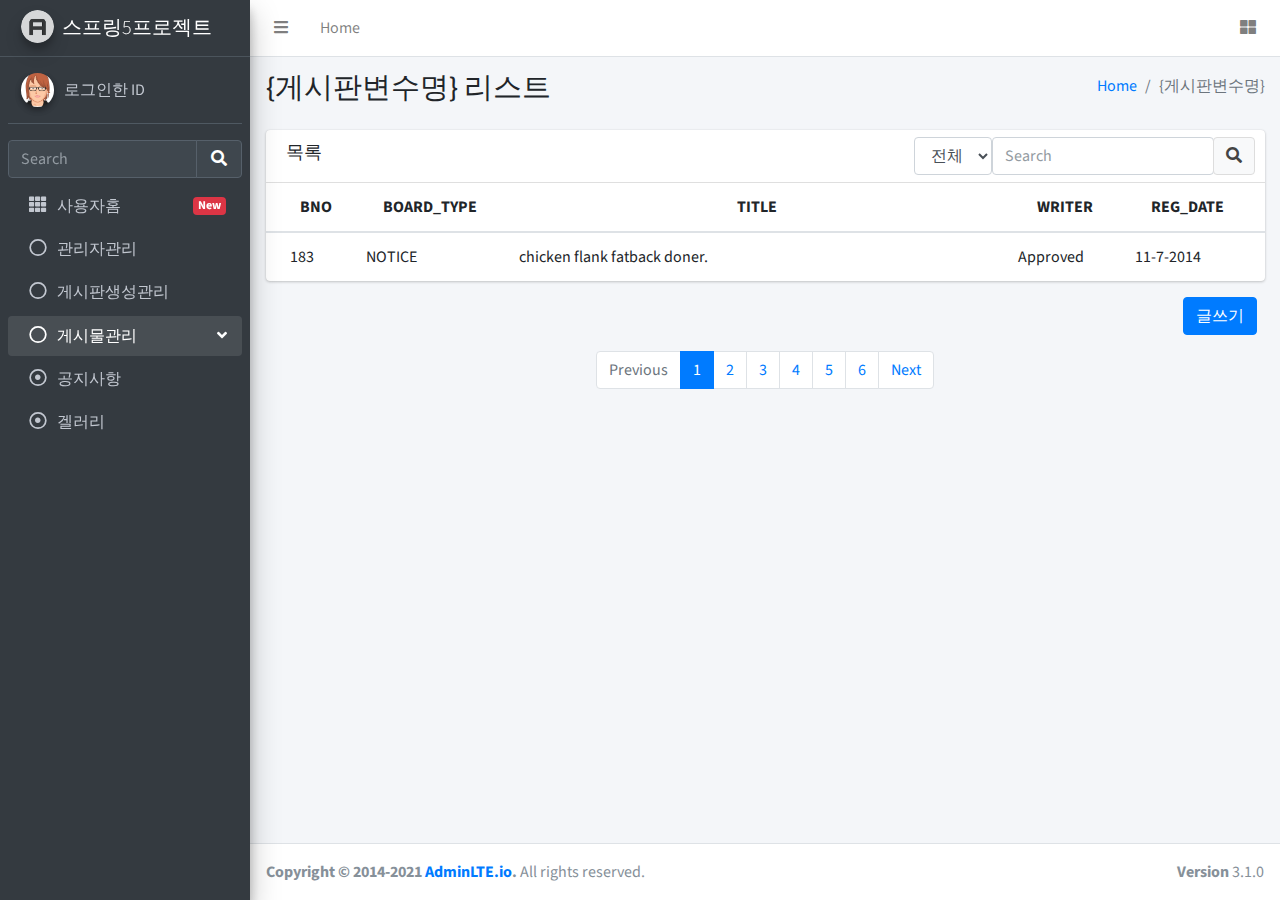
<file: src/main/webapp/resources/admin/board_list.html>
<!DOCTYPE html>
<html lang="ko">
<head>
  <meta charset="utf-8">
  <meta name="viewport" content="width=device-width, initial-scale=1">
  <title>AdminLTE 3 | 대시보드</title>
  <!-- Google Font: Source Sans Pro 구글웹폰트 -->
  <link rel="stylesheet" href="https://fonts.googleapis.com/css?family=Source+Sans+Pro:300,400,400i,700&display=fallback">
  <!-- Font Awesome 폰트어썸 -->
  <link rel="stylesheet" href="plugins/fontawesome-free/css/all.min.css">
  <!-- Tempusdominus Bootstrap 4 부트스트랩4 -->
  <link rel="stylesheet" href="plugins/tempusdominus-bootstrap-4/css/tempusdominus-bootstrap-4.min.css">
  <!-- Theme style AdminLTE 테마스타일 -->
  <link rel="stylesheet" href="dist/css/adminlte.min.css">
  <!-- overlayScrollbars 왼쪽스크롤메뉴 -->
  <link rel="stylesheet" href="plugins/overlayScrollbars/css/OverlayScrollbars.min.css">
  <!-- summernote 웹에디터 -->
  <link rel="stylesheet" href="plugins/summernote/summernote-bs4.min.css">
</head>
<body class="hold-transition sidebar-mini layout-fixed">
<div class="wrapper">

  <!-- Preloader A로고 로딩중...표시 -->
  <div class="preloader flex-column justify-content-center align-items-center">
    <img class="animation__shake" src="dist/img/AdminLTELogo.png" alt="AdminLTELogo" height="60" width="60">
  </div>

  <!-- Navbar 햄버거메뉴 라인 부분 -->
  <nav class="main-header navbar navbar-expand navbar-white navbar-light">
    <!-- Left navbar links 왼쪽 햄버거 메뉴와 Home링크메뉴 -->
    <ul class="navbar-nav">
      <li class="nav-item"> 
        <a class="nav-link" data-widget="pushmenu" href="#" role="button"><i class="fas fa-bars"></i></a>
      </li>
      <li class="nav-item d-none d-sm-inline-block">
        <a href="home.html" class="nav-link">Home</a>
      </li>
    </ul>
    <!-- Right navbar links 오른쪽 아이콘 메뉴 -->
    <ul class="navbar-nav ml-auto">
     
      <li class="nav-item">
        <a class="nav-link" data-widget="control-sidebar" data-slide="true" href="#" role="button">
          <i class="fas fa-th-large"></i>
        </a>
      </li>
    </ul>
  </nav>
  <!-- /.navbar -->

  <!-- Main Sidebar Container 왼쪽 사이드메뉴내용 -->
  <aside class="main-sidebar sidebar-dark-primary elevation-4">
    <!-- Brand Logo -->
    <a href="home.html" class="brand-link">
      <img src="dist/img/AdminLTELogo.png" alt="AdminLTE Logo" class="brand-image img-circle elevation-3" style="opacity: .8">
      <span class="brand-text font-weight-light">스프링5프로젝트</span>
    </a>

    <!-- Sidebar -->
    <div class="sidebar">
      <!-- Sidebar user panel (optional) 로그인한 정보 -->
      <div class="user-panel mt-3 pb-3 mb-3 d-flex">
        <div class="image">
          <img src="dist/img/avatar3.png" class="img-circle elevation-2" alt="User Image">
        </div>
        <div class="info">
          <a href="#" class="d-block">로그인한 ID</a>
        </div>
      </div>

      <!-- SidebarSearch Form 검색폼 -->
      <div class="form-inline">
        <div class="input-group" data-widget="sidebar-search">
          <input class="form-control form-control-sidebar" type="search" placeholder="Search" aria-label="Search">
          <div class="input-group-append">
            <button class="btn btn-sidebar">
              <i class="fas fa-search fa-fw"></i>
            </button>
          </div>
        </div>
      </div>

      <!-- Sidebar Menu 메뉴시작 -->
      <nav class="mt-2">
        <ul class="nav nav-pills nav-sidebar flex-column" data-widget="treeview" role="menu" data-accordion="false">
          <!-- Add icons to the links using the .nav-icon class
               with font-awesome or any other icon font library -->
          
          <li class="nav-item">
            <a href="/" class="nav-link">
              <i class="nav-icon fas fa-th"></i>
              <p>
                사용자홈
                <span class="right badge badge-danger">New</span>
              </p>
            </a>
          </li>
          <li class="nav-item">
            <a href="#" class="nav-link">
              <i class="far fa-circle nav-icon"></i>
              <p>관리자관리</p>
            </a>
          </li>
          <li class="nav-item">
            <a href="#" class="nav-link">
              <i class="far fa-circle nav-icon"></i>
              <p>게시판생성관리</p>
            </a>
          </li>
          <li class="nav-item menu-open">
            <a href="#" class="nav-link">
              <i class="far fa-circle nav-icon"></i>
              <p>게시물관리
                <i class="right fas fa-angle-left"></i>
              </p>
            </a>
            <ul class="nav nav-treeview">
              <!-- 위 게시판 생성관리에서 만든 게시판 개수에 따라서 자동 증가(아래) -->
              <li class="nav-item">
                <a href="board_list.html" class="nav-link">
                  <i class="far fa-dot-circle nav-icon"></i>
                  <p>공지사항</p>
                </a>
              </li>
              <li class="nav-item">
                <a href="board_list.html" class="nav-link">
                  <i class="far fa-dot-circle nav-icon"></i>
                  <p>겔러리</p>
                </a>
              </li>
            </ul>
          </li>
          
        </ul>
      </nav>
      <!-- /.sidebar-menu -->
    </div>
    <!-- /.sidebar -->
  </aside>

  <!-- Content Wrapper. Contains page content -->
  <div class="content-wrapper">
    <!-- Content Header (Page header) -->
    <div class="content-header">
      <div class="container-fluid">
        <div class="row mb-2">
          <div class="col-sm-6">
            <h1 class="m-0">{게시판변수명} 리스트</h1>
          </div><!-- /.col -->
          <div class="col-sm-6">
            <ol class="breadcrumb float-sm-right">
              <li class="breadcrumb-item"><a href="#">Home</a></li>
              <li class="breadcrumb-item active">{게시판변수명}</li>
            </ol>
          </div><!-- /.col -->
        </div><!-- /.row -->
      </div><!-- /.container-fluid -->
    </div>
    <!-- /.content-header -->

    <!-- Main content -->
    <section class="content">
      <div class="container-fluid">
        <!-- 콘텐츠 내용 -->
        <div class="card">
          <div class="card-header">
            <h3 class="card-title">목록</h3>

            <div class="card-tools">
              <!-- 내용검색 폼 -->
              <div class="input-group input-group-md">
                <form name="form_search" action="board_list.html" method="GET" class="form-horizontal">
                  <select name="search_type" class="form-control float-left" style="width: inherit;">
                    <option>전체</option>
                    <option>제목</option>
                    <option>내용</option>
                  </select>  
                  <input type="text" name="table_search" class="form-control float-left" placeholder="Search" style="width: inherit;">
                  <div class="input-group-append float-left" style="width: inherit;">
                    <button type="submit" class="btn btn-default">
                      <i class="fas fa-search"></i>
                    </button>
                  </div>                                
                </form>
              </div>
              <!-- //내용검색 폼 -->
            </div>
          </div>
          <!-- /.card-header -->
          <div class="card-body table-responsive p-0">
            <table class="table table-hover">
              <!-- 줄바꿈않할때 다음 클래스추가 text-nowrap  -->
              <thead>
                <tr>
                  <th class="text-center">BNO</th>
                  <th class="text-center">BOARD_TYPE</th>
                  <th class="text-center col-6">TITLE</th>
                  <th class="text-center">WRITER</th>
                  <th class="text-center">REG_DATE</th>
                </tr>
              </thead>
              <tbody>
                <!-- 아래 링크주소에 jsp에서 프로그램처리예정 -->
                <tr style="cursor: pointer;" onclick="location.replace('board_view.html?bno-183');">
                  <td>183</td>
                  <td>NOTICE</td>
                  <td>chicken flank fatback doner.</td>
                  <td><span class="tag tag-success">Approved</span></td>
                  <td>11-7-2014</td>
       
                </tr>
              </tbody>
            </table>
          </div>
          <!-- /.card-body -->
        </div>
        <!-- //콘텐츠 내용 -->
        <!-- 페이징 처리 -->
        <div class="col-12 text-right">
          <a href="board_write.html" class="btn btn-primary mb-3">글쓰기</a>
          <ul class="pagination justify-content-center">
              <li class="paginate_button page-item previous disabled" id="example2_previous">
                <a href="#" aria-controls="example2" data-dt-idx="0" tabindex="0" class="page-link">Previous</a>
              </li>
              <li class="paginate_button page-item active">
                <a href="#" aria-controls="example2" data-dt-idx="1" tabindex="0" class="page-link">1</a>
              </li>
              <li class="paginate_button page-item ">
                <a href="#" aria-controls="example2" data-dt-idx="2" tabindex="0" class="page-link">2</a>
              </li>
              <li class="paginate_button page-item ">
                <a href="#" aria-controls="example2" data-dt-idx="3" tabindex="0" class="page-link">3</a>
              </li>
              <li class="paginate_button page-item ">
                <a href="#" aria-controls="example2" data-dt-idx="4" tabindex="0" class="page-link">4</a>
              </li>
              <li class="paginate_button page-item ">
                <a href="#" aria-controls="example2" data-dt-idx="5" tabindex="0" class="page-link">5</a>
              </li>
              <li class="paginate_button page-item ">
                <a href="#" aria-controls="example2" data-dt-idx="6" tabindex="0" class="page-link">6</a>
              </li>
              <li class="paginate_button page-item next" id="example2_next">
                <a href="#" aria-controls="example2" data-dt-idx="7" tabindex="0" class="page-link">Next</a>
              </li>
          </ul>
        </div>
        <!-- //페이징 처리 -->
      </div><!-- /.container-fluid -->
    </section>
    <!-- /.content -->
  </div>
  <!-- /.content-wrapper -->
  <footer class="main-footer">
    <strong>Copyright &copy; 2014-2021 <a href="https://adminlte.io">AdminLTE.io</a>.</strong>
    All rights reserved.
    <div class="float-right d-none d-sm-inline-block">
      <b>Version</b> 3.1.0
    </div>
  </footer>

  <!-- Control Sidebar 오른쪽 바둑판베뉴클릭시 나오는 내용 -->
  <aside class="control-sidebar control-sidebar-dark">
    <!-- demo.js에서 출력할 내용이 존재, demo.js사용않함. -->
    <div class="text-center mt-4">
    <h5>로그아웃</h5><hr class="mb-2"/>
    <button type="button" class="btn btn-primary" id="btn_logout">로그아웃</button>
    </div>
  </aside>
  <!-- /.control-sidebar -->
</div>
<!-- ./wrapper -->
<!-- jQuery 제이쿼리 코어 -->
<script src="plugins/jquery/jquery.min.js"></script>
<!-- jQuery UI 1.11.4 제이쿼리 UI코어 -->
<script src="plugins/jquery-ui/jquery-ui.min.js"></script>
<!-- Resolve conflict in jQuery UI tooltip with Bootstrap tooltip -->
<script>
  $.widget.bridge('uibutton', $.ui.button)
</script>
<!-- Bootstrap 4 부트스트랩4 코어 -->
<script src="plugins/bootstrap/js/bootstrap.bundle.min.js"></script>
<!-- Summernote 섬머노트웹에디터 코어 -->
<script src="plugins/summernote/summernote-bs4.min.js"></script>
<!-- overlayScrollbars 왼쪽스크롤메뉴 코어 -->
<script src="plugins/overlayScrollbars/js/jquery.overlayScrollbars.min.js"></script>
<!-- AdminLTE App AdminLTE코어 -->
<script src="dist/js/adminlte.js"></script>
<!-- AdminLTE for demo purposes 오른쪽메뉴-로그아웃사용 코어: 사용안함. -->
<!-- <script src="dist/js/demo.js"></script> -->
</body>
</html>
</file>
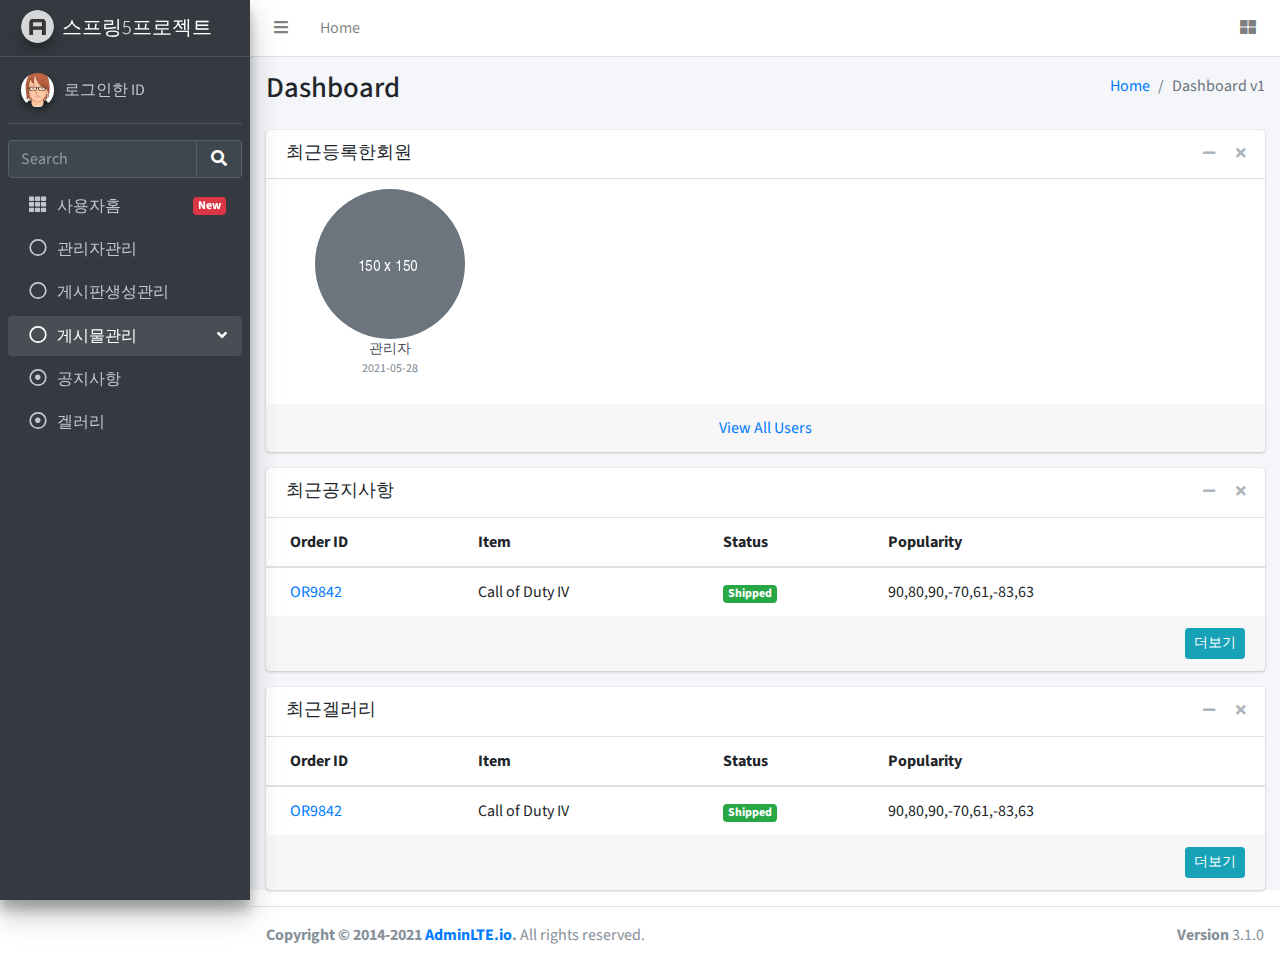
<file: src/main/webapp/resources/admin/home.html>
<!DOCTYPE html>
<html lang="ko">
<head>
  <meta charset="utf-8">
  <meta name="viewport" content="width=device-width, initial-scale=1">
  <title>AdminLTE 3 | 대시보드</title>

  <!-- Google Font: Source Sans Pro 구글웹폰트 -->
  <link rel="stylesheet" href="https://fonts.googleapis.com/css?family=Source+Sans+Pro:300,400,400i,700&display=fallback">
  <!-- Font Awesome 폰트어썸 -->
  <link rel="stylesheet" href="plugins/fontawesome-free/css/all.min.css">
  <!-- Tempusdominus Bootstrap 4 부트스트랩4 -->
  <link rel="stylesheet" href="plugins/tempusdominus-bootstrap-4/css/tempusdominus-bootstrap-4.min.css">
  <!-- Theme style AdminLTE 테마스타일 -->
  <link rel="stylesheet" href="dist/css/adminlte.min.css">
  <!-- overlayScrollbars 왼쪽스크롤메뉴 -->
  <link rel="stylesheet" href="plugins/overlayScrollbars/css/OverlayScrollbars.min.css">
  <!-- summernote 웹에디터 -->
  <link rel="stylesheet" href="plugins/summernote/summernote-bs4.min.css">
</head>
<body class="hold-transition sidebar-mini layout-fixed">
<div class="wrapper">

  <!-- Preloader A로고 로딩중...표시 -->
  <div class="preloader flex-column justify-content-center align-items-center">
    <img class="animation__shake" src="dist/img/AdminLTELogo.png" alt="AdminLTELogo" height="60" width="60">
  </div>

  <!-- Navbar 햄버거메뉴 라인 부문 -->
  <nav class="main-header navbar navbar-expand navbar-white navbar-light">
    <!-- Left navbar links 왼쪽 햄버거 메뉴와 Home링크메뉴 -->
    <ul class="navbar-nav">
      <li class="nav-item">
        <a class="nav-link" data-widget="pushmenu" href="#" role="button"><i class="fas fa-bars"></i></a>
      </li>
      <li class="nav-item d-none d-sm-inline-block">
        <a href="home.html" class="nav-link">Home</a>
      </li>
    </ul>
    <!-- Right navbar links 오른쪽 아이콘 메뉴 -->
    <ul class="navbar-nav ml-auto">

      <li class="nav-item">
        <a class="nav-link" data-widget="control-sidebar" data-slide="true" href="#" role="button">
          <i class="fas fa-th-large"></i>
        </a>
      </li>
    </ul>
  </nav>
  <!-- /.navbar -->

  <!-- Main Sidebar Container 왼쪽 사이드메뉴내용  -->
  <aside class="main-sidebar sidebar-dark-primary elevation-4">
    <!-- Brand Logo -->
    <a href="home.html" class="brand-link">
      <img src="dist/img/AdminLTELogo.png" alt="AdminLTE Logo" class="brand-image img-circle elevation-3" style="opacity: .8">
      <span class="brand-text font-weight-light">스프링5프로젝트</span>
    </a>

    <!-- Sidebar -->
    <div class="sidebar">
      <!-- Sidebar user panel (optional) 로그인한 정보 -->
      <div class="user-panel mt-3 pb-3 mb-3 d-flex">
        <div class="image">
          <img src="dist/img/avatar3.png" class="img-circle elevation-2" alt="User Image">
        </div>
        <div class="info">
          <a href="#" class="d-block">로그인한 ID</a>
        </div>
      </div>

      <!-- SidebarSearch Form 검색폼 -->
      <div class="form-inline">
        <div class="input-group" data-widget="sidebar-search">
          <input class="form-control form-control-sidebar" type="search" placeholder="Search" aria-label="Search">
          <div class="input-group-append">
            <button class="btn btn-sidebar">
              <i class="fas fa-search fa-fw"></i>
            </button>
          </div>
        </div>
      </div>

      <!-- Sidebar Menu 메뉴시작 -->
      <nav class="mt-2">
        <ul class="nav nav-pills nav-sidebar flex-column" data-widget="treeview" role="menu" data-accordion="false">
          <!-- Add icons to the links using the .nav-icon class
               with font-awesome or any other icon font library -->
          
          <li class="nav-item">
            <a href="/" class="nav-link">
              <i class="nav-icon fas fa-th"></i>
              <p>
                사용자홈
                <span class="right badge badge-danger">New</span>
              </p>
            </a>
          </li>
          <li class="nav-item">
            <a href="#" class="nav-link">
              <i class="far fa-circle nav-icon"></i>
              <p>관리자관리</p>
            </a>
          </li>
          <li class="nav-item">
            <a href="#" class="nav-link">
              <i class="far fa-circle nav-icon"></i>
              <p>게시판생성관리</p>
            </a>
          </li>
          <li class="nav-item menu-open">
            <a href="#" class="nav-link">
              <i class="far fa-circle nav-icon"></i>
              <p>게시물관리
                <i class="right fas fa-angle-left"></i>
              </p>
            </a>
            <ul class="nav nav-treeview">
              <!-- 위 게시판 생성관리에서 만든 게시판 개수에 따라서 자동 증가(아래) -->
              <li class="nav-item">
                <a href="board_list.html" class="nav-link">
                  <i class="far fa-dot-circle nav-icon"></i>
                  <p>공지사항</p>
                </a>
              </li>
              <li class="nav-item">
                <a href="board_list.html" class="nav-link">
                  <i class="far fa-dot-circle nav-icon"></i>
                  <p>겔러리</p>
                </a>
              </li>
            </ul>  
          </li>

        </ul>
      </nav>
      <!-- /.sidebar-menu -->
    </div>
    <!-- /.sidebar -->
  </aside>

  <!-- Content Wrapper. Contains page content -->
  <div class="content-wrapper">
    <!-- Content Header (Page header) -->
    <div class="content-header">
      <div class="container-fluid">
        <div class="row mb-2">
          <div class="col-sm-6">
            <h1 class="m-0">Dashboard</h1>
          </div><!-- /.col -->
          <div class="col-sm-6">
            <ol class="breadcrumb float-sm-right">
              <li class="breadcrumb-item"><a href="#">Home</a></li>
              <li class="breadcrumb-item active">Dashboard v1</li>
            </ol>
          </div><!-- /.col -->
        </div><!-- /.row -->
      </div><!-- /.container-fluid -->
    </div>
    <!-- /.content-header -->

    <!-- Main content -->
    <section class="content">
      <div class="container-fluid">
        <!-- 최근 등록한 회원목록 -->
        <div class="card">
          <div class="card-header">
            <h3 class="card-title">최근등록한회원</h3>

            <div class="card-tools">
              <!-- <span class="badge badge-danger">8 New Members</span> -->
              <button type="button" class="btn btn-tool" data-card-widget="collapse">
                <i class="fas fa-minus"></i>
              </button>
              <button type="button" class="btn btn-tool" data-card-widget="remove">
                <i class="fas fa-times"></i>
              </button>
            </div>
          </div>
          <!-- /.card-header -->
          <div class="card-body p-0">
            <ul class="users-list clearfix">
              <li style="cursor: pointer;" onclick="alert('해당회원정보로 이동합니다.준비중');">
                <img src="dist/img/default-150x150.png" alt="User Image">
                <a class="users-list-name" href="#">관리자</a>
                <span class="users-list-date">2021-05-28</span>
              </li>
            </ul>
            <!-- /.users-list -->
          </div>
          <!-- /.card-body -->
          <div class="card-footer text-center">
            <a href="javascript:alert('회원목록으로이동-준비중');">View All Users</a>
          </div>
          <!-- /.card-footer -->
        </div>
        <!-- //최근 등록한 회원목록 -->
        <!-- 최근게시물(공지사항+겔러리+QnA게시판)리스트 -->
        <div class="card">
          <div class="card-header border-transparent">
            <h3 class="card-title">최근공지사항</h3>

            <div class="card-tools">
              <button type="button" class="btn btn-tool" data-card-widget="collapse">
                <i class="fas fa-minus"></i>
              </button>
              <button type="button" class="btn btn-tool" data-card-widget="remove">
                <i class="fas fa-times"></i>
              </button>
            </div>
          </div>
          <!-- /.card-header -->
          <div class="card-body p-0">
            <div class="table-responsive">
              <table class="table m-0">
                <thead>
                <tr>
                  <th>Order ID</th>
                  <th>Item</th>
                  <th>Status</th>
                  <th>Popularity</th>
                </tr>
                </thead>
                <tbody>
                <tr>
                  <td><a href="pages/examples/invoice.html">OR9842</a></td>
                  <td>Call of Duty IV</td>
                  <td><span class="badge badge-success">Shipped</span></td>
                  <td>
                    <div class="sparkbar" data-color="#00a65a" data-height="20">90,80,90,-70,61,-83,63</div>
                  </td>
                </tr>
                </tbody>
              </table>
            </div>
            <!-- /.table-responsive -->
          </div>
          <!-- /.card-body -->
          <div class="card-footer clearfix">
            <a href="javascript:void(0)" class="btn btn-sm btn-info float-right">더보기</a>
          </div>
          <!-- /.card-footer -->
        </div>
        <div class="card">
          <div class="card-header border-transparent">
            <h3 class="card-title">최근겔러리</h3>

            <div class="card-tools">
              <button type="button" class="btn btn-tool" data-card-widget="collapse">
                <i class="fas fa-minus"></i>
              </button>
              <button type="button" class="btn btn-tool" data-card-widget="remove">
                <i class="fas fa-times"></i>
              </button>
            </div>
          </div>
          <!-- /.card-header -->
          <div class="card-body p-0">
            <div class="table-responsive">
              <table class="table m-0">
                <thead>
                <tr>
                  <th>Order ID</th>
                  <th>Item</th>
                  <th>Status</th>
                  <th>Popularity</th>
                </tr>
                </thead>
                <tbody>
                <tr>
                  <td><a href="pages/examples/invoice.html">OR9842</a></td>
                  <td>Call of Duty IV</td>
                  <td><span class="badge badge-success">Shipped</span></td>
                  <td>
                    <div class="sparkbar" data-color="#00a65a" data-height="20">90,80,90,-70,61,-83,63</div>
                  </td>
                </tr>
                </tbody>
              </table>
            </div>
            <!-- /.table-responsive -->
          </div>
          <!-- /.card-body -->
          <div class="card-footer clearfix">
            <a href="javascript:void(0)" class="btn btn-sm btn-info float-right">더보기</a>
          </div>
          <!-- /.card-footer -->
        </div>
        <!-- //최근게시물리스트 -->
      </div><!-- /.container-fluid -->
    </section>
    <!-- /.content -->
  </div>
  <!-- /.content-wrapper -->
  <footer class="main-footer">
    <strong>Copyright &copy; 2014-2021 <a href="https://adminlte.io">AdminLTE.io</a>.</strong>
    All rights reserved.
    <div class="float-right d-none d-sm-inline-block">
      <b>Version</b> 3.1.0
    </div>
  </footer>

  <!-- Control Sidebar 오른쪽 바둑판메뉴클릭시 나오는 내용 -->
  <aside class="control-sidebar control-sidebar-dark">
    <!-- demo.js에서 출력할 내용이 존재, demo.js사용않함 -->
    <div class="text-center mt-3">
    <h5>로그아웃</h5><hr class="mb-2"/>
    <button type="button" class="btn btn-primary" id="btn_logout">로그아웃</button>
    </div>
  </aside>
  <!-- /.control-sidebar -->
</div>
<!-- ./wrapper -->

<!-- jQuery 제이쿼리 코어 -->
<script src="plugins/jquery/jquery.min.js"></script>
<!-- jQuery UI 1.11.4 제이쿼리 UI코어 -->
<script src="plugins/jquery-ui/jquery-ui.min.js"></script>
<!-- Resolve conflict in jQuery UI tooltip with Bootstrap tooltip -->
<script>
  $.widget.bridge('uibutton', $.ui.button)
</script>
<!-- Bootstrap 4 부트스트랩4 코어 -->
<script src="plugins/bootstrap/js/bootstrap.bundle.min.js"></script>
<!-- Summernote 섬머노트 웹에디터 코어 -->
<script src="plugins/summernote/summernote-bs4.min.js"></script>
<!-- overlayScrollbars 왼쪽스크롤메뉴 코어 -->
<script src="plugins/overlayScrollbars/js/jquery.overlayScrollbars.min.js"></script>
<!-- AdminLTE App AdminLTE코어 -->
<script src="dist/js/adminlte.js"></script>
<!-- AdminLTE for demo purposes 오른쪽메뉴-로그아웃사용 코어: 사용안함. -->
<!-- <script src="dist/js/demo.js"></script> -->
</body>
</html>
</file>
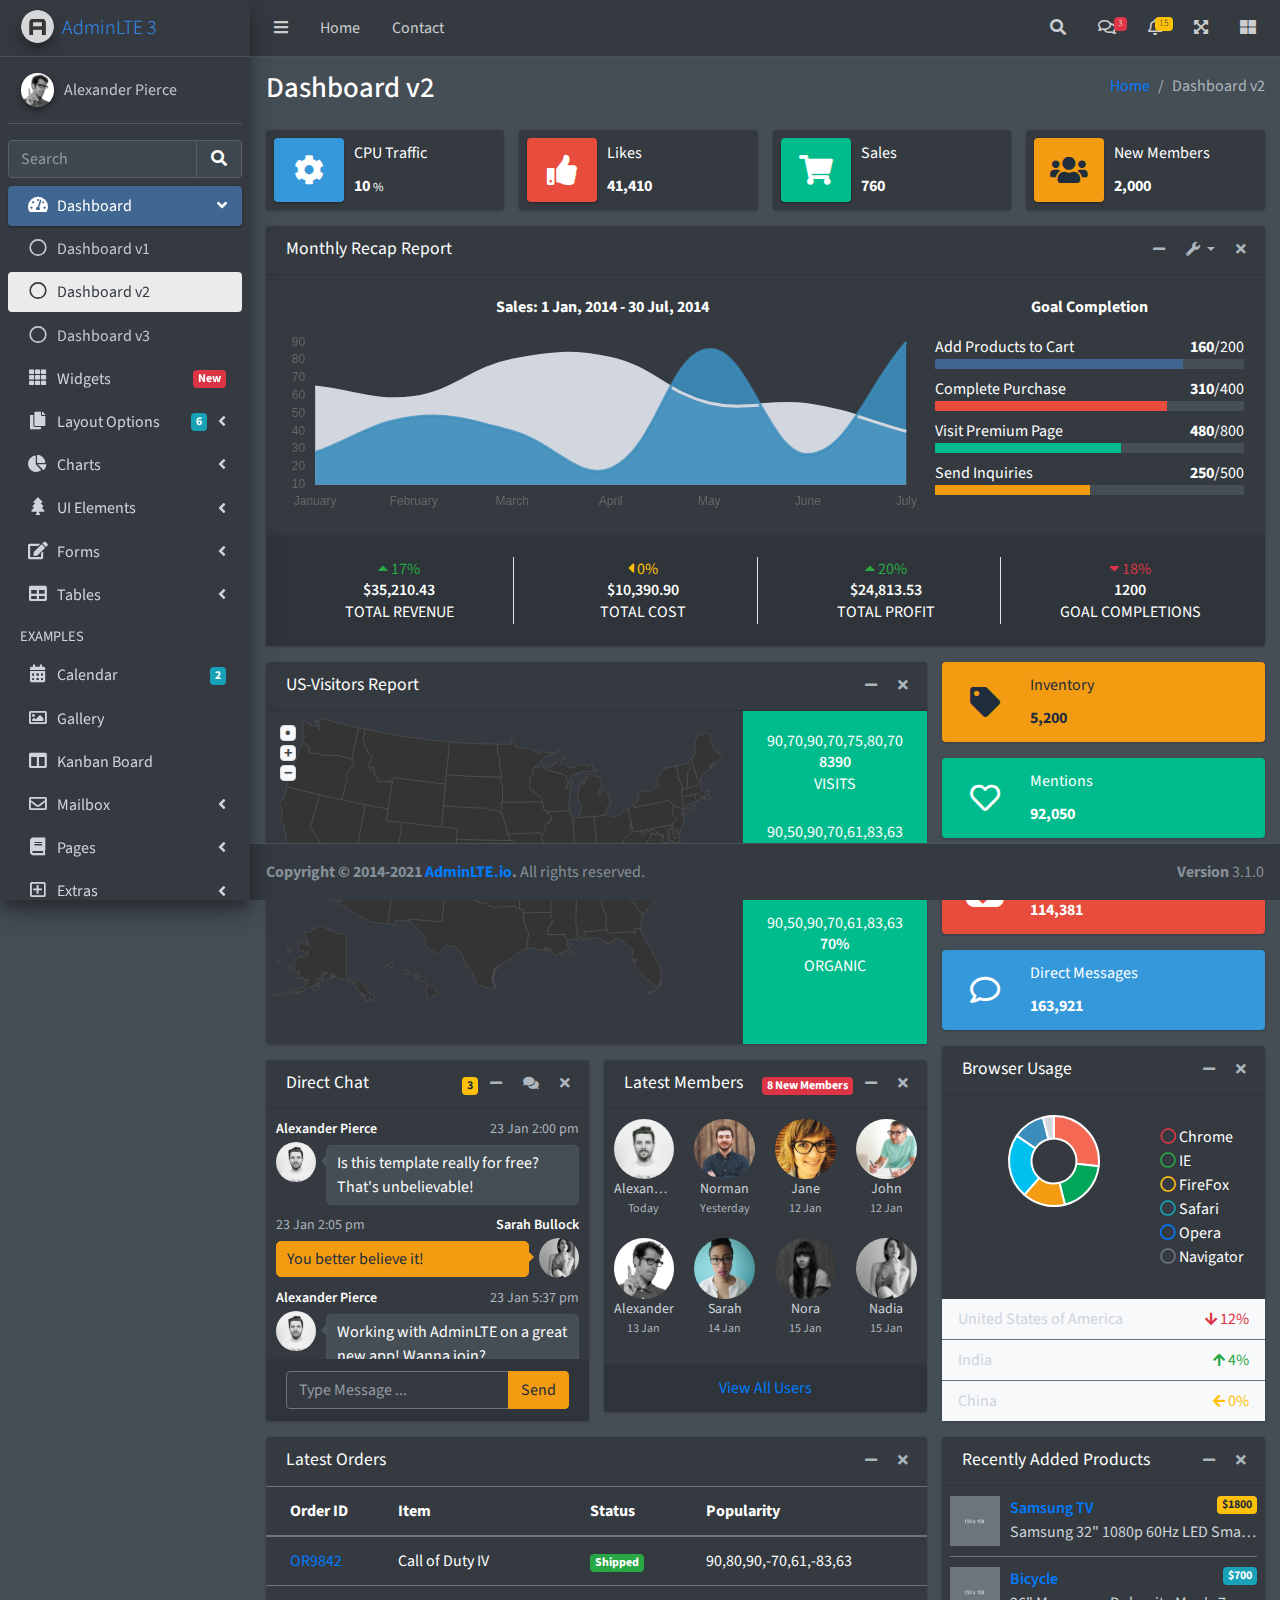
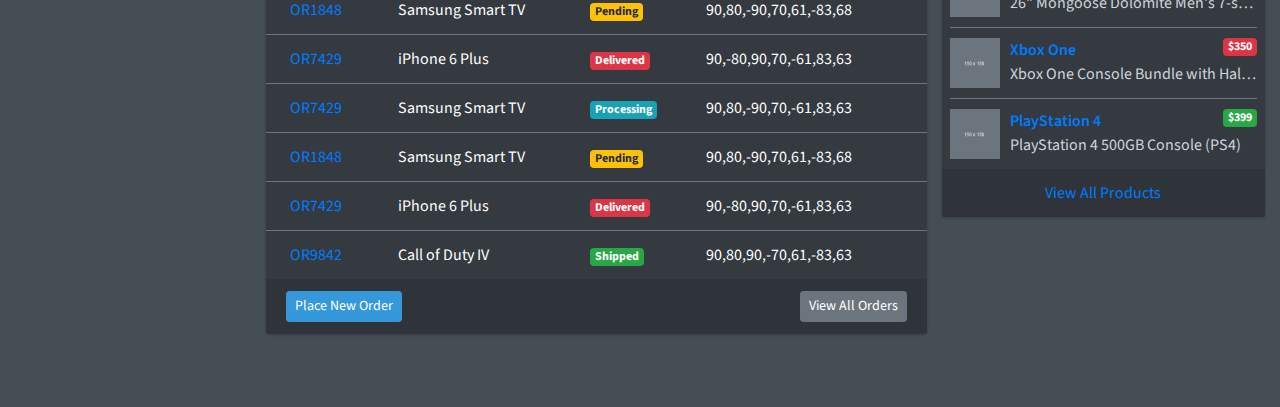
<file: src/main/webapp/resources/admin/index2.html>
<!DOCTYPE html>
<html lang="en">
<head>
  <meta charset="utf-8">
  <meta name="viewport" content="width=device-width, initial-scale=1">
  <title>AdminLTE 3 | Dashboard 2</title>

  <!-- Google Font: Source Sans Pro -->
  <link rel="stylesheet" href="https://fonts.googleapis.com/css?family=Source+Sans+Pro:300,400,400i,700&display=fallback">
  <!-- Font Awesome Icons -->
  <link rel="stylesheet" href="plugins/fontawesome-free/css/all.min.css">
  <!-- overlayScrollbars -->
  <link rel="stylesheet" href="plugins/overlayScrollbars/css/OverlayScrollbars.min.css">
  <!-- Theme style -->
  <link rel="stylesheet" href="dist/css/adminlte.min.css">
</head>
<body class="hold-transition dark-mode sidebar-mini layout-fixed layout-navbar-fixed layout-footer-fixed">
<div class="wrapper">

  <!-- Preloader -->
  <div class="preloader flex-column justify-content-center align-items-center">
    <img class="animation__wobble" src="dist/img/AdminLTELogo.png" alt="AdminLTELogo" height="60" width="60">
  </div>

  <!-- Navbar -->
  <nav class="main-header navbar navbar-expand navbar-dark">
    <!-- Left navbar links -->
    <ul class="navbar-nav">
      <li class="nav-item">
        <a class="nav-link" data-widget="pushmenu" href="#" role="button"><i class="fas fa-bars"></i></a>
      </li>
      <li class="nav-item d-none d-sm-inline-block">
        <a href="index3.html" class="nav-link">Home</a>
      </li>
      <li class="nav-item d-none d-sm-inline-block">
        <a href="#" class="nav-link">Contact</a>
      </li>
    </ul>

    <!-- Right navbar links -->
    <ul class="navbar-nav ml-auto">
      <!-- Navbar Search -->
      <li class="nav-item">
        <a class="nav-link" data-widget="navbar-search" href="#" role="button">
          <i class="fas fa-search"></i>
        </a>
        <div class="navbar-search-block">
          <form class="form-inline">
            <div class="input-group input-group-sm">
              <input class="form-control form-control-navbar" type="search" placeholder="Search" aria-label="Search">
              <div class="input-group-append">
                <button class="btn btn-navbar" type="submit">
                  <i class="fas fa-search"></i>
                </button>
                <button class="btn btn-navbar" type="button" data-widget="navbar-search">
                  <i class="fas fa-times"></i>
                </button>
              </div>
            </div>
          </form>
        </div>
      </li>

      <!-- Messages Dropdown Menu -->
      <li class="nav-item dropdown">
        <a class="nav-link" data-toggle="dropdown" href="#">
          <i class="far fa-comments"></i>
          <span class="badge badge-danger navbar-badge">3</span>
        </a>
        <div class="dropdown-menu dropdown-menu-lg dropdown-menu-right">
          <a href="#" class="dropdown-item">
            <!-- Message Start -->
            <div class="media">
              <img src="dist/img/user1-128x128.jpg" alt="User Avatar" class="img-size-50 mr-3 img-circle">
              <div class="media-body">
                <h3 class="dropdown-item-title">
                  Brad Diesel
                  <span class="float-right text-sm text-danger"><i class="fas fa-star"></i></span>
                </h3>
                <p class="text-sm">Call me whenever you can...</p>
                <p class="text-sm text-muted"><i class="far fa-clock mr-1"></i> 4 Hours Ago</p>
              </div>
            </div>
            <!-- Message End -->
          </a>
          <div class="dropdown-divider"></div>
          <a href="#" class="dropdown-item">
            <!-- Message Start -->
            <div class="media">
              <img src="dist/img/user8-128x128.jpg" alt="User Avatar" class="img-size-50 img-circle mr-3">
              <div class="media-body">
                <h3 class="dropdown-item-title">
                  John Pierce
                  <span class="float-right text-sm text-muted"><i class="fas fa-star"></i></span>
                </h3>
                <p class="text-sm">I got your message bro</p>
                <p class="text-sm text-muted"><i class="far fa-clock mr-1"></i> 4 Hours Ago</p>
              </div>
            </div>
            <!-- Message End -->
          </a>
          <div class="dropdown-divider"></div>
          <a href="#" class="dropdown-item">
            <!-- Message Start -->
            <div class="media">
              <img src="dist/img/user3-128x128.jpg" alt="User Avatar" class="img-size-50 img-circle mr-3">
              <div class="media-body">
                <h3 class="dropdown-item-title">
                  Nora Silvester
                  <span class="float-right text-sm text-warning"><i class="fas fa-star"></i></span>
                </h3>
                <p class="text-sm">The subject goes here</p>
                <p class="text-sm text-muted"><i class="far fa-clock mr-1"></i> 4 Hours Ago</p>
              </div>
            </div>
            <!-- Message End -->
          </a>
          <div class="dropdown-divider"></div>
          <a href="#" class="dropdown-item dropdown-footer">See All Messages</a>
        </div>
      </li>
      <!-- Notifications Dropdown Menu -->
      <li class="nav-item dropdown">
        <a class="nav-link" data-toggle="dropdown" href="#">
          <i class="far fa-bell"></i>
          <span class="badge badge-warning navbar-badge">15</span>
        </a>
        <div class="dropdown-menu dropdown-menu-lg dropdown-menu-right">
          <span class="dropdown-item dropdown-header">15 Notifications</span>
          <div class="dropdown-divider"></div>
          <a href="#" class="dropdown-item">
            <i class="fas fa-envelope mr-2"></i> 4 new messages
            <span class="float-right text-muted text-sm">3 mins</span>
          </a>
          <div class="dropdown-divider"></div>
          <a href="#" class="dropdown-item">
            <i class="fas fa-users mr-2"></i> 8 friend requests
            <span class="float-right text-muted text-sm">12 hours</span>
          </a>
          <div class="dropdown-divider"></div>
          <a href="#" class="dropdown-item">
            <i class="fas fa-file mr-2"></i> 3 new reports
            <span class="float-right text-muted text-sm">2 days</span>
          </a>
          <div class="dropdown-divider"></div>
          <a href="#" class="dropdown-item dropdown-footer">See All Notifications</a>
        </div>
      </li>
      <li class="nav-item">
        <a class="nav-link" data-widget="fullscreen" href="#" role="button">
          <i class="fas fa-expand-arrows-alt"></i>
        </a>
      </li>
      <li class="nav-item">
        <a class="nav-link" data-widget="control-sidebar" data-slide="true" href="#" role="button">
          <i class="fas fa-th-large"></i>
        </a>
      </li>
    </ul>
  </nav>
  <!-- /.navbar -->

  <!-- Main Sidebar Container -->
  <aside class="main-sidebar sidebar-dark-primary elevation-4">
    <!-- Brand Logo -->
    <a href="index3.html" class="brand-link">
      <img src="dist/img/AdminLTELogo.png" alt="AdminLTE Logo" class="brand-image img-circle elevation-3" style="opacity: .8">
      <span class="brand-text font-weight-light">AdminLTE 3</span>
    </a>

    <!-- Sidebar -->
    <div class="sidebar">
      <!-- Sidebar user panel (optional) -->
      <div class="user-panel mt-3 pb-3 mb-3 d-flex">
        <div class="image">
          <img src="dist/img/user2-160x160.jpg" class="img-circle elevation-2" alt="User Image">
        </div>
        <div class="info">
          <a href="#" class="d-block">Alexander Pierce</a>
        </div>
      </div>

      <!-- SidebarSearch Form -->
      <div class="form-inline">
        <div class="input-group" data-widget="sidebar-search">
          <input class="form-control form-control-sidebar" type="search" placeholder="Search" aria-label="Search">
          <div class="input-group-append">
            <button class="btn btn-sidebar">
              <i class="fas fa-search fa-fw"></i>
            </button>
          </div>
        </div>
      </div>

      <!-- Sidebar Menu -->
      <nav class="mt-2">
        <ul class="nav nav-pills nav-sidebar flex-column" data-widget="treeview" role="menu" data-accordion="false">
          <!-- Add icons to the links using the .nav-icon class
               with font-awesome or any other icon font library -->
          <li class="nav-item menu-open">
            <a href="#" class="nav-link active">
              <i class="nav-icon fas fa-tachometer-alt"></i>
              <p>
                Dashboard
                <i class="right fas fa-angle-left"></i>
              </p>
            </a>
            <ul class="nav nav-treeview">
              <li class="nav-item">
                <a href="./index.html" class="nav-link">
                  <i class="far fa-circle nav-icon"></i>
                  <p>Dashboard v1</p>
                </a>
              </li>
              <li class="nav-item">
                <a href="./index2.html" class="nav-link active">
                  <i class="far fa-circle nav-icon"></i>
                  <p>Dashboard v2</p>
                </a>
              </li>
              <li class="nav-item">
                <a href="./index3.html" class="nav-link">
                  <i class="far fa-circle nav-icon"></i>
                  <p>Dashboard v3</p>
                </a>
              </li>
            </ul>
          </li>
          <li class="nav-item">
            <a href="pages/widgets.html" class="nav-link">
              <i class="nav-icon fas fa-th"></i>
              <p>
                Widgets
                <span class="right badge badge-danger">New</span>
              </p>
            </a>
          </li>
          <li class="nav-item">
            <a href="#" class="nav-link">
              <i class="nav-icon fas fa-copy"></i>
              <p>
                Layout Options
                <i class="fas fa-angle-left right"></i>
                <span class="badge badge-info right">6</span>
              </p>
            </a>
            <ul class="nav nav-treeview">
              <li class="nav-item">
                <a href="pages/layout/top-nav.html" class="nav-link">
                  <i class="far fa-circle nav-icon"></i>
                  <p>Top Navigation</p>
                </a>
              </li>
              <li class="nav-item">
                <a href="pages/layout/top-nav-sidebar.html" class="nav-link">
                  <i class="far fa-circle nav-icon"></i>
                  <p>Top Navigation + Sidebar</p>
                </a>
              </li>
              <li class="nav-item">
                <a href="pages/layout/boxed.html" class="nav-link">
                  <i class="far fa-circle nav-icon"></i>
                  <p>Boxed</p>
                </a>
              </li>
              <li class="nav-item">
                <a href="pages/layout/fixed-sidebar.html" class="nav-link">
                  <i class="far fa-circle nav-icon"></i>
                  <p>Fixed Sidebar</p>
                </a>
              </li>
              <li class="nav-item">
                <a href="pages/layout/fixed-sidebar-custom.html" class="nav-link">
                  <i class="far fa-circle nav-icon"></i>
                  <p>Fixed Sidebar <small>+ Custom Area</small></p>
                </a>
              </li>
              <li class="nav-item">
                <a href="pages/layout/fixed-topnav.html" class="nav-link">
                  <i class="far fa-circle nav-icon"></i>
                  <p>Fixed Navbar</p>
                </a>
              </li>
              <li class="nav-item">
                <a href="pages/layout/fixed-footer.html" class="nav-link">
                  <i class="far fa-circle nav-icon"></i>
                  <p>Fixed Footer</p>
                </a>
              </li>
              <li class="nav-item">
                <a href="pages/layout/collapsed-sidebar.html" class="nav-link">
                  <i class="far fa-circle nav-icon"></i>
                  <p>Collapsed Sidebar</p>
                </a>
              </li>
            </ul>
          </li>
          <li class="nav-item">
            <a href="#" class="nav-link">
              <i class="nav-icon fas fa-chart-pie"></i>
              <p>
                Charts
                <i class="right fas fa-angle-left"></i>
              </p>
            </a>
            <ul class="nav nav-treeview">
              <li class="nav-item">
                <a href="pages/charts/chartjs.html" class="nav-link">
                  <i class="far fa-circle nav-icon"></i>
                  <p>ChartJS</p>
                </a>
              </li>
              <li class="nav-item">
                <a href="pages/charts/flot.html" class="nav-link">
                  <i class="far fa-circle nav-icon"></i>
                  <p>Flot</p>
                </a>
              </li>
              <li class="nav-item">
                <a href="pages/charts/inline.html" class="nav-link">
                  <i class="far fa-circle nav-icon"></i>
                  <p>Inline</p>
                </a>
              </li>
              <li class="nav-item">
                <a href="pages/charts/uplot.html" class="nav-link">
                  <i class="far fa-circle nav-icon"></i>
                  <p>uPlot</p>
                </a>
              </li>
            </ul>
          </li>
          <li class="nav-item">
            <a href="#" class="nav-link">
              <i class="nav-icon fas fa-tree"></i>
              <p>
                UI Elements
                <i class="fas fa-angle-left right"></i>
              </p>
            </a>
            <ul class="nav nav-treeview">
              <li class="nav-item">
                <a href="pages/UI/general.html" class="nav-link">
                  <i class="far fa-circle nav-icon"></i>
                  <p>General</p>
                </a>
              </li>
              <li class="nav-item">
                <a href="pages/UI/icons.html" class="nav-link">
                  <i class="far fa-circle nav-icon"></i>
                  <p>Icons</p>
                </a>
              </li>
              <li class="nav-item">
                <a href="pages/UI/buttons.html" class="nav-link">
                  <i class="far fa-circle nav-icon"></i>
                  <p>Buttons</p>
                </a>
              </li>
              <li class="nav-item">
                <a href="pages/UI/sliders.html" class="nav-link">
                  <i class="far fa-circle nav-icon"></i>
                  <p>Sliders</p>
                </a>
              </li>
              <li class="nav-item">
                <a href="pages/UI/modals.html" class="nav-link">
                  <i class="far fa-circle nav-icon"></i>
                  <p>Modals & Alerts</p>
                </a>
              </li>
              <li class="nav-item">
                <a href="pages/UI/navbar.html" class="nav-link">
                  <i class="far fa-circle nav-icon"></i>
                  <p>Navbar & Tabs</p>
                </a>
              </li>
              <li class="nav-item">
                <a href="pages/UI/timeline.html" class="nav-link">
                  <i class="far fa-circle nav-icon"></i>
                  <p>Timeline</p>
                </a>
              </li>
              <li class="nav-item">
                <a href="pages/UI/ribbons.html" class="nav-link">
                  <i class="far fa-circle nav-icon"></i>
                  <p>Ribbons</p>
                </a>
              </li>
            </ul>
          </li>
          <li class="nav-item">
            <a href="#" class="nav-link">
              <i class="nav-icon fas fa-edit"></i>
              <p>
                Forms
                <i class="fas fa-angle-left right"></i>
              </p>
            </a>
            <ul class="nav nav-treeview">
              <li class="nav-item">
                <a href="pages/forms/general.html" class="nav-link">
                  <i class="far fa-circle nav-icon"></i>
                  <p>General Elements</p>
                </a>
              </li>
              <li class="nav-item">
                <a href="pages/forms/advanced.html" class="nav-link">
                  <i class="far fa-circle nav-icon"></i>
                  <p>Advanced Elements</p>
                </a>
              </li>
              <li class="nav-item">
                <a href="pages/forms/editors.html" class="nav-link">
                  <i class="far fa-circle nav-icon"></i>
                  <p>Editors</p>
                </a>
              </li>
              <li class="nav-item">
                <a href="pages/forms/validation.html" class="nav-link">
                  <i class="far fa-circle nav-icon"></i>
                  <p>Validation</p>
                </a>
              </li>
            </ul>
          </li>
          <li class="nav-item">
            <a href="#" class="nav-link">
              <i class="nav-icon fas fa-table"></i>
              <p>
                Tables
                <i class="fas fa-angle-left right"></i>
              </p>
            </a>
            <ul class="nav nav-treeview">
              <li class="nav-item">
                <a href="pages/tables/simple.html" class="nav-link">
                  <i class="far fa-circle nav-icon"></i>
                  <p>Simple Tables</p>
                </a>
              </li>
              <li class="nav-item">
                <a href="pages/tables/data.html" class="nav-link">
                  <i class="far fa-circle nav-icon"></i>
                  <p>DataTables</p>
                </a>
              </li>
              <li class="nav-item">
                <a href="pages/tables/jsgrid.html" class="nav-link">
                  <i class="far fa-circle nav-icon"></i>
                  <p>jsGrid</p>
                </a>
              </li>
            </ul>
          </li>
          <li class="nav-header">EXAMPLES</li>
          <li class="nav-item">
            <a href="pages/calendar.html" class="nav-link">
              <i class="nav-icon fas fa-calendar-alt"></i>
              <p>
                Calendar
                <span class="badge badge-info right">2</span>
              </p>
            </a>
          </li>
          <li class="nav-item">
            <a href="pages/gallery.html" class="nav-link">
              <i class="nav-icon far fa-image"></i>
              <p>
                Gallery
              </p>
            </a>
          </li>
          <li class="nav-item">
            <a href="pages/kanban.html" class="nav-link">
              <i class="nav-icon fas fa-columns"></i>
              <p>
                Kanban Board
              </p>
            </a>
          </li>
          <li class="nav-item">
            <a href="#" class="nav-link">
              <i class="nav-icon far fa-envelope"></i>
              <p>
                Mailbox
                <i class="fas fa-angle-left right"></i>
              </p>
            </a>
            <ul class="nav nav-treeview">
              <li class="nav-item">
                <a href="pages/mailbox/mailbox.html" class="nav-link">
                  <i class="far fa-circle nav-icon"></i>
                  <p>Inbox</p>
                </a>
              </li>
              <li class="nav-item">
                <a href="pages/mailbox/compose.html" class="nav-link">
                  <i class="far fa-circle nav-icon"></i>
                  <p>Compose</p>
                </a>
              </li>
              <li class="nav-item">
                <a href="pages/mailbox/read-mail.html" class="nav-link">
                  <i class="far fa-circle nav-icon"></i>
                  <p>Read</p>
                </a>
              </li>
            </ul>
          </li>
          <li class="nav-item">
            <a href="#" class="nav-link">
              <i class="nav-icon fas fa-book"></i>
              <p>
                Pages
                <i class="fas fa-angle-left right"></i>
              </p>
            </a>
            <ul class="nav nav-treeview">
              <li class="nav-item">
                <a href="pages/examples/invoice.html" class="nav-link">
                  <i class="far fa-circle nav-icon"></i>
                  <p>Invoice</p>
                </a>
              </li>
              <li class="nav-item">
                <a href="pages/examples/profile.html" class="nav-link">
                  <i class="far fa-circle nav-icon"></i>
                  <p>Profile</p>
                </a>
              </li>
              <li class="nav-item">
                <a href="pages/examples/e-commerce.html" class="nav-link">
                  <i class="far fa-circle nav-icon"></i>
                  <p>E-commerce</p>
                </a>
              </li>
              <li class="nav-item">
                <a href="pages/examples/projects.html" class="nav-link">
                  <i class="far fa-circle nav-icon"></i>
                  <p>Projects</p>
                </a>
              </li>
              <li class="nav-item">
                <a href="pages/examples/project-add.html" class="nav-link">
                  <i class="far fa-circle nav-icon"></i>
                  <p>Project Add</p>
                </a>
              </li>
              <li class="nav-item">
                <a href="pages/examples/project-edit.html" class="nav-link">
                  <i class="far fa-circle nav-icon"></i>
                  <p>Project Edit</p>
                </a>
              </li>
              <li class="nav-item">
                <a href="pages/examples/project-detail.html" class="nav-link">
                  <i class="far fa-circle nav-icon"></i>
                  <p>Project Detail</p>
                </a>
              </li>
              <li class="nav-item">
                <a href="pages/examples/contacts.html" class="nav-link">
                  <i class="far fa-circle nav-icon"></i>
                  <p>Contacts</p>
                </a>
              </li>
              <li class="nav-item">
                <a href="pages/examples/faq.html" class="nav-link">
                  <i class="far fa-circle nav-icon"></i>
                  <p>FAQ</p>
                </a>
              </li>
              <li class="nav-item">
                <a href="pages/examples/contact-us.html" class="nav-link">
                  <i class="far fa-circle nav-icon"></i>
                  <p>Contact us</p>
                </a>
              </li>
            </ul>
          </li>
          <li class="nav-item">
            <a href="#" class="nav-link">
              <i class="nav-icon far fa-plus-square"></i>
              <p>
                Extras
                <i class="fas fa-angle-left right"></i>
              </p>
            </a>
            <ul class="nav nav-treeview">
              <li class="nav-item">
                <a href="#" class="nav-link">
                  <i class="far fa-circle nav-icon"></i>
                  <p>
                    Login & Register v1
                    <i class="fas fa-angle-left right"></i>
                  </p>
                </a>
                <ul class="nav nav-treeview">
                  <li class="nav-item">
                    <a href="pages/examples/login.html" class="nav-link">
                      <i class="far fa-circle nav-icon"></i>
                      <p>Login v1</p>
                    </a>
                  </li>
                  <li class="nav-item">
                    <a href="pages/examples/register.html" class="nav-link">
                      <i class="far fa-circle nav-icon"></i>
                      <p>Register v1</p>
                    </a>
                  </li>
                  <li class="nav-item">
                    <a href="pages/examples/forgot-password.html" class="nav-link">
                      <i class="far fa-circle nav-icon"></i>
                      <p>Forgot Password v1</p>
                    </a>
                  </li>
                  <li class="nav-item">
                    <a href="pages/examples/recover-password.html" class="nav-link">
                      <i class="far fa-circle nav-icon"></i>
                      <p>Recover Password v1</p>
                    </a>
                  </li>
                </ul>
              </li>
              <li class="nav-item">
                <a href="#" class="nav-link">
                  <i class="far fa-circle nav-icon"></i>
                  <p>
                    Login & Register v2
                    <i class="fas fa-angle-left right"></i>
                  </p>
                </a>
                <ul class="nav nav-treeview">
                  <li class="nav-item">
                    <a href="pages/examples/login-v2.html" class="nav-link">
                      <i class="far fa-circle nav-icon"></i>
                      <p>Login v2</p>
                    </a>
                  </li>
                  <li class="nav-item">
                    <a href="pages/examples/register-v2.html" class="nav-link">
                      <i class="far fa-circle nav-icon"></i>
                      <p>Register v2</p>
                    </a>
                  </li>
                  <li class="nav-item">
                    <a href="pages/examples/forgot-password-v2.html" class="nav-link">
                      <i class="far fa-circle nav-icon"></i>
                      <p>Forgot Password v2</p>
                    </a>
                  </li>
                  <li class="nav-item">
                    <a href="pages/examples/recover-password-v2.html" class="nav-link">
                      <i class="far fa-circle nav-icon"></i>
                      <p>Recover Password v2</p>
                    </a>
                  </li>
                </ul>
              </li>
              <li class="nav-item">
                <a href="pages/examples/lockscreen.html" class="nav-link">
                  <i class="far fa-circle nav-icon"></i>
                  <p>Lockscreen</p>
                </a>
              </li>
              <li class="nav-item">
                <a href="pages/examples/legacy-user-menu.html" class="nav-link">
                  <i class="far fa-circle nav-icon"></i>
                  <p>Legacy User Menu</p>
                </a>
              </li>
              <li class="nav-item">
                <a href="pages/examples/language-menu.html" class="nav-link">
                  <i class="far fa-circle nav-icon"></i>
                  <p>Language Menu</p>
                </a>
              </li>
              <li class="nav-item">
                <a href="pages/examples/404.html" class="nav-link">
                  <i class="far fa-circle nav-icon"></i>
                  <p>Error 404</p>
                </a>
              </li>
              <li class="nav-item">
                <a href="pages/examples/500.html" class="nav-link">
                  <i class="far fa-circle nav-icon"></i>
                  <p>Error 500</p>
                </a>
              </li>
              <li class="nav-item">
                <a href="pages/examples/pace.html" class="nav-link">
                  <i class="far fa-circle nav-icon"></i>
                  <p>Pace</p>
                </a>
              </li>
              <li class="nav-item">
                <a href="pages/examples/blank.html" class="nav-link">
                  <i class="far fa-circle nav-icon"></i>
                  <p>Blank Page</p>
                </a>
              </li>
              <li class="nav-item">
                <a href="starter.html" class="nav-link">
                  <i class="far fa-circle nav-icon"></i>
                  <p>Starter Page</p>
                </a>
              </li>
            </ul>
          </li>
          <li class="nav-item">
            <a href="#" class="nav-link">
              <i class="nav-icon fas fa-search"></i>
              <p>
                Search
                <i class="fas fa-angle-left right"></i>
              </p>
            </a>
            <ul class="nav nav-treeview">
              <li class="nav-item">
                <a href="pages/search/simple.html" class="nav-link">
                  <i class="far fa-circle nav-icon"></i>
                  <p>Simple Search</p>
                </a>
              </li>
              <li class="nav-item">
                <a href="pages/search/enhanced.html" class="nav-link">
                  <i class="far fa-circle nav-icon"></i>
                  <p>Enhanced</p>
                </a>
              </li>
            </ul>
          </li>
          <li class="nav-header">MISCELLANEOUS</li>
          <li class="nav-item">
            <a href="iframe.html" class="nav-link">
              <i class="nav-icon fas fa-ellipsis-h"></i>
              <p>Tabbed IFrame Plugin</p>
            </a>
          </li>
          <li class="nav-item">
            <a href="https://adminlte.io/docs/3.1/" class="nav-link">
              <i class="nav-icon fas fa-file"></i>
              <p>Documentation</p>
            </a>
          </li>
          <li class="nav-header">MULTI LEVEL EXAMPLE</li>
          <li class="nav-item">
            <a href="#" class="nav-link">
              <i class="fas fa-circle nav-icon"></i>
              <p>Level 1</p>
            </a>
          </li>
          <li class="nav-item">
            <a href="#" class="nav-link">
              <i class="nav-icon fas fa-circle"></i>
              <p>
                Level 1
                <i class="right fas fa-angle-left"></i>
              </p>
            </a>
            <ul class="nav nav-treeview">
              <li class="nav-item">
                <a href="#" class="nav-link">
                  <i class="far fa-circle nav-icon"></i>
                  <p>Level 2</p>
                </a>
              </li>
              <li class="nav-item">
                <a href="#" class="nav-link">
                  <i class="far fa-circle nav-icon"></i>
                  <p>
                    Level 2
                    <i class="right fas fa-angle-left"></i>
                  </p>
                </a>
                <ul class="nav nav-treeview">
                  <li class="nav-item">
                    <a href="#" class="nav-link">
                      <i class="far fa-dot-circle nav-icon"></i>
                      <p>Level 3</p>
                    </a>
                  </li>
                  <li class="nav-item">
                    <a href="#" class="nav-link">
                      <i class="far fa-dot-circle nav-icon"></i>
                      <p>Level 3</p>
                    </a>
                  </li>
                  <li class="nav-item">
                    <a href="#" class="nav-link">
                      <i class="far fa-dot-circle nav-icon"></i>
                      <p>Level 3</p>
                    </a>
                  </li>
                </ul>
              </li>
              <li class="nav-item">
                <a href="#" class="nav-link">
                  <i class="far fa-circle nav-icon"></i>
                  <p>Level 2</p>
                </a>
              </li>
            </ul>
          </li>
          <li class="nav-item">
            <a href="#" class="nav-link">
              <i class="fas fa-circle nav-icon"></i>
              <p>Level 1</p>
            </a>
          </li>
          <li class="nav-header">LABELS</li>
          <li class="nav-item">
            <a href="#" class="nav-link">
              <i class="nav-icon far fa-circle text-danger"></i>
              <p class="text">Important</p>
            </a>
          </li>
          <li class="nav-item">
            <a href="#" class="nav-link">
              <i class="nav-icon far fa-circle text-warning"></i>
              <p>Warning</p>
            </a>
          </li>
          <li class="nav-item">
            <a href="#" class="nav-link">
              <i class="nav-icon far fa-circle text-info"></i>
              <p>Informational</p>
            </a>
          </li>
        </ul>
      </nav>
      <!-- /.sidebar-menu -->
    </div>
    <!-- /.sidebar -->
  </aside>

  <!-- Content Wrapper. Contains page content -->
  <div class="content-wrapper">
    <!-- Content Header (Page header) -->
    <div class="content-header">
      <div class="container-fluid">
        <div class="row mb-2">
          <div class="col-sm-6">
            <h1 class="m-0">Dashboard v2</h1>
          </div><!-- /.col -->
          <div class="col-sm-6">
            <ol class="breadcrumb float-sm-right">
              <li class="breadcrumb-item"><a href="#">Home</a></li>
              <li class="breadcrumb-item active">Dashboard v2</li>
            </ol>
          </div><!-- /.col -->
        </div><!-- /.row -->
      </div><!-- /.container-fluid -->
    </div>
    <!-- /.content-header -->

    <!-- Main content -->
    <section class="content">
      <div class="container-fluid">
        <!-- Info boxes -->
        <div class="row">
          <div class="col-12 col-sm-6 col-md-3">
            <div class="info-box">
              <span class="info-box-icon bg-info elevation-1"><i class="fas fa-cog"></i></span>

              <div class="info-box-content">
                <span class="info-box-text">CPU Traffic</span>
                <span class="info-box-number">
                  10
                  <small>%</small>
                </span>
              </div>
              <!-- /.info-box-content -->
            </div>
            <!-- /.info-box -->
          </div>
          <!-- /.col -->
          <div class="col-12 col-sm-6 col-md-3">
            <div class="info-box mb-3">
              <span class="info-box-icon bg-danger elevation-1"><i class="fas fa-thumbs-up"></i></span>

              <div class="info-box-content">
                <span class="info-box-text">Likes</span>
                <span class="info-box-number">41,410</span>
              </div>
              <!-- /.info-box-content -->
            </div>
            <!-- /.info-box -->
          </div>
          <!-- /.col -->

          <!-- fix for small devices only -->
          <div class="clearfix hidden-md-up"></div>

          <div class="col-12 col-sm-6 col-md-3">
            <div class="info-box mb-3">
              <span class="info-box-icon bg-success elevation-1"><i class="fas fa-shopping-cart"></i></span>

              <div class="info-box-content">
                <span class="info-box-text">Sales</span>
                <span class="info-box-number">760</span>
              </div>
              <!-- /.info-box-content -->
            </div>
            <!-- /.info-box -->
          </div>
          <!-- /.col -->
          <div class="col-12 col-sm-6 col-md-3">
            <div class="info-box mb-3">
              <span class="info-box-icon bg-warning elevation-1"><i class="fas fa-users"></i></span>

              <div class="info-box-content">
                <span class="info-box-text">New Members</span>
                <span class="info-box-number">2,000</span>
              </div>
              <!-- /.info-box-content -->
            </div>
            <!-- /.info-box -->
          </div>
          <!-- /.col -->
        </div>
        <!-- /.row -->

        <div class="row">
          <div class="col-md-12">
            <div class="card">
              <div class="card-header">
                <h5 class="card-title">Monthly Recap Report</h5>

                <div class="card-tools">
                  <button type="button" class="btn btn-tool" data-card-widget="collapse">
                    <i class="fas fa-minus"></i>
                  </button>
                  <div class="btn-group">
                    <button type="button" class="btn btn-tool dropdown-toggle" data-toggle="dropdown">
                      <i class="fas fa-wrench"></i>
                    </button>
                    <div class="dropdown-menu dropdown-menu-right" role="menu">
                      <a href="#" class="dropdown-item">Action</a>
                      <a href="#" class="dropdown-item">Another action</a>
                      <a href="#" class="dropdown-item">Something else here</a>
                      <a class="dropdown-divider"></a>
                      <a href="#" class="dropdown-item">Separated link</a>
                    </div>
                  </div>
                  <button type="button" class="btn btn-tool" data-card-widget="remove">
                    <i class="fas fa-times"></i>
                  </button>
                </div>
              </div>
              <!-- /.card-header -->
              <div class="card-body">
                <div class="row">
                  <div class="col-md-8">
                    <p class="text-center">
                      <strong>Sales: 1 Jan, 2014 - 30 Jul, 2014</strong>
                    </p>

                    <div class="chart">
                      <!-- Sales Chart Canvas -->
                      <canvas id="salesChart" height="180" style="height: 180px;"></canvas>
                    </div>
                    <!-- /.chart-responsive -->
                  </div>
                  <!-- /.col -->
                  <div class="col-md-4">
                    <p class="text-center">
                      <strong>Goal Completion</strong>
                    </p>

                    <div class="progress-group">
                      Add Products to Cart
                      <span class="float-right"><b>160</b>/200</span>
                      <div class="progress progress-sm">
                        <div class="progress-bar bg-primary" style="width: 80%"></div>
                      </div>
                    </div>
                    <!-- /.progress-group -->

                    <div class="progress-group">
                      Complete Purchase
                      <span class="float-right"><b>310</b>/400</span>
                      <div class="progress progress-sm">
                        <div class="progress-bar bg-danger" style="width: 75%"></div>
                      </div>
                    </div>

                    <!-- /.progress-group -->
                    <div class="progress-group">
                      <span class="progress-text">Visit Premium Page</span>
                      <span class="float-right"><b>480</b>/800</span>
                      <div class="progress progress-sm">
                        <div class="progress-bar bg-success" style="width: 60%"></div>
                      </div>
                    </div>

                    <!-- /.progress-group -->
                    <div class="progress-group">
                      Send Inquiries
                      <span class="float-right"><b>250</b>/500</span>
                      <div class="progress progress-sm">
                        <div class="progress-bar bg-warning" style="width: 50%"></div>
                      </div>
                    </div>
                    <!-- /.progress-group -->
                  </div>
                  <!-- /.col -->
                </div>
                <!-- /.row -->
              </div>
              <!-- ./card-body -->
              <div class="card-footer">
                <div class="row">
                  <div class="col-sm-3 col-6">
                    <div class="description-block border-right">
                      <span class="description-percentage text-success"><i class="fas fa-caret-up"></i> 17%</span>
                      <h5 class="description-header">$35,210.43</h5>
                      <span class="description-text">TOTAL REVENUE</span>
                    </div>
                    <!-- /.description-block -->
                  </div>
                  <!-- /.col -->
                  <div class="col-sm-3 col-6">
                    <div class="description-block border-right">
                      <span class="description-percentage text-warning"><i class="fas fa-caret-left"></i> 0%</span>
                      <h5 class="description-header">$10,390.90</h5>
                      <span class="description-text">TOTAL COST</span>
                    </div>
                    <!-- /.description-block -->
                  </div>
                  <!-- /.col -->
                  <div class="col-sm-3 col-6">
                    <div class="description-block border-right">
                      <span class="description-percentage text-success"><i class="fas fa-caret-up"></i> 20%</span>
                      <h5 class="description-header">$24,813.53</h5>
                      <span class="description-text">TOTAL PROFIT</span>
                    </div>
                    <!-- /.description-block -->
                  </div>
                  <!-- /.col -->
                  <div class="col-sm-3 col-6">
                    <div class="description-block">
                      <span class="description-percentage text-danger"><i class="fas fa-caret-down"></i> 18%</span>
                      <h5 class="description-header">1200</h5>
                      <span class="description-text">GOAL COMPLETIONS</span>
                    </div>
                    <!-- /.description-block -->
                  </div>
                </div>
                <!-- /.row -->
              </div>
              <!-- /.card-footer -->
            </div>
            <!-- /.card -->
          </div>
          <!-- /.col -->
        </div>
        <!-- /.row -->

        <!-- Main row -->
        <div class="row">
          <!-- Left col -->
          <div class="col-md-8">
            <!-- MAP & BOX PANE -->
            <div class="card">
              <div class="card-header">
                <h3 class="card-title">US-Visitors Report</h3>

                <div class="card-tools">
                  <button type="button" class="btn btn-tool" data-card-widget="collapse">
                    <i class="fas fa-minus"></i>
                  </button>
                  <button type="button" class="btn btn-tool" data-card-widget="remove">
                    <i class="fas fa-times"></i>
                  </button>
                </div>
              </div>
              <!-- /.card-header -->
              <div class="card-body p-0">
                <div class="d-md-flex">
                  <div class="p-1 flex-fill" style="overflow: hidden">
                    <!-- Map will be created here -->
                    <div id="world-map-markers" style="height: 325px; overflow: hidden">
                      <div class="map"></div>
                    </div>
                  </div>
                  <div class="card-pane-right bg-success pt-2 pb-2 pl-4 pr-4">
                    <div class="description-block mb-4">
                      <div class="sparkbar pad" data-color="#fff">90,70,90,70,75,80,70</div>
                      <h5 class="description-header">8390</h5>
                      <span class="description-text">Visits</span>
                    </div>
                    <!-- /.description-block -->
                    <div class="description-block mb-4">
                      <div class="sparkbar pad" data-color="#fff">90,50,90,70,61,83,63</div>
                      <h5 class="description-header">30%</h5>
                      <span class="description-text">Referrals</span>
                    </div>
                    <!-- /.description-block -->
                    <div class="description-block">
                      <div class="sparkbar pad" data-color="#fff">90,50,90,70,61,83,63</div>
                      <h5 class="description-header">70%</h5>
                      <span class="description-text">Organic</span>
                    </div>
                    <!-- /.description-block -->
                  </div><!-- /.card-pane-right -->
                </div><!-- /.d-md-flex -->
              </div>
              <!-- /.card-body -->
            </div>
            <!-- /.card -->
            <div class="row">
              <div class="col-md-6">
                <!-- DIRECT CHAT -->
                <div class="card direct-chat direct-chat-warning">
                  <div class="card-header">
                    <h3 class="card-title">Direct Chat</h3>

                    <div class="card-tools">
                      <span title="3 New Messages" class="badge badge-warning">3</span>
                      <button type="button" class="btn btn-tool" data-card-widget="collapse">
                        <i class="fas fa-minus"></i>
                      </button>
                      <button type="button" class="btn btn-tool" title="Contacts" data-widget="chat-pane-toggle">
                        <i class="fas fa-comments"></i>
                      </button>
                      <button type="button" class="btn btn-tool" data-card-widget="remove">
                        <i class="fas fa-times"></i>
                      </button>
                    </div>
                  </div>
                  <!-- /.card-header -->
                  <div class="card-body">
                    <!-- Conversations are loaded here -->
                    <div class="direct-chat-messages">
                      <!-- Message. Default to the left -->
                      <div class="direct-chat-msg">
                        <div class="direct-chat-infos clearfix">
                          <span class="direct-chat-name float-left">Alexander Pierce</span>
                          <span class="direct-chat-timestamp float-right">23 Jan 2:00 pm</span>
                        </div>
                        <!-- /.direct-chat-infos -->
                        <img class="direct-chat-img" src="dist/img/user1-128x128.jpg" alt="message user image">
                        <!-- /.direct-chat-img -->
                        <div class="direct-chat-text">
                          Is this template really for free? That's unbelievable!
                        </div>
                        <!-- /.direct-chat-text -->
                      </div>
                      <!-- /.direct-chat-msg -->

                      <!-- Message to the right -->
                      <div class="direct-chat-msg right">
                        <div class="direct-chat-infos clearfix">
                          <span class="direct-chat-name float-right">Sarah Bullock</span>
                          <span class="direct-chat-timestamp float-left">23 Jan 2:05 pm</span>
                        </div>
                        <!-- /.direct-chat-infos -->
                        <img class="direct-chat-img" src="dist/img/user3-128x128.jpg" alt="message user image">
                        <!-- /.direct-chat-img -->
                        <div class="direct-chat-text">
                          You better believe it!
                        </div>
                        <!-- /.direct-chat-text -->
                      </div>
                      <!-- /.direct-chat-msg -->

                      <!-- Message. Default to the left -->
                      <div class="direct-chat-msg">
                        <div class="direct-chat-infos clearfix">
                          <span class="direct-chat-name float-left">Alexander Pierce</span>
                          <span class="direct-chat-timestamp float-right">23 Jan 5:37 pm</span>
                        </div>
                        <!-- /.direct-chat-infos -->
                        <img class="direct-chat-img" src="dist/img/user1-128x128.jpg" alt="message user image">
                        <!-- /.direct-chat-img -->
                        <div class="direct-chat-text">
                          Working with AdminLTE on a great new app! Wanna join?
                        </div>
                        <!-- /.direct-chat-text -->
                      </div>
                      <!-- /.direct-chat-msg -->

                      <!-- Message to the right -->
                      <div class="direct-chat-msg right">
                        <div class="direct-chat-infos clearfix">
                          <span class="direct-chat-name float-right">Sarah Bullock</span>
                          <span class="direct-chat-timestamp float-left">23 Jan 6:10 pm</span>
                        </div>
                        <!-- /.direct-chat-infos -->
                        <img class="direct-chat-img" src="dist/img/user3-128x128.jpg" alt="message user image">
                        <!-- /.direct-chat-img -->
                        <div class="direct-chat-text">
                          I would love to.
                        </div>
                        <!-- /.direct-chat-text -->
                      </div>
                      <!-- /.direct-chat-msg -->

                    </div>
                    <!--/.direct-chat-messages-->

                    <!-- Contacts are loaded here -->
                    <div class="direct-chat-contacts">
                      <ul class="contacts-list">
                        <li>
                          <a href="#">
                            <img class="contacts-list-img" src="dist/img/user1-128x128.jpg" alt="User Avatar">

                            <div class="contacts-list-info">
                              <span class="contacts-list-name">
                                Count Dracula
                                <small class="contacts-list-date float-right">2/28/2015</small>
                              </span>
                              <span class="contacts-list-msg">How have you been? I was...</span>
                            </div>
                            <!-- /.contacts-list-info -->
                          </a>
                        </li>
                        <!-- End Contact Item -->
                        <li>
                          <a href="#">
                            <img class="contacts-list-img" src="dist/img/user7-128x128.jpg" alt="User Avatar">

                            <div class="contacts-list-info">
                              <span class="contacts-list-name">
                                Sarah Doe
                                <small class="contacts-list-date float-right">2/23/2015</small>
                              </span>
                              <span class="contacts-list-msg">I will be waiting for...</span>
                            </div>
                            <!-- /.contacts-list-info -->
                          </a>
                        </li>
                        <!-- End Contact Item -->
                        <li>
                          <a href="#">
                            <img class="contacts-list-img" src="dist/img/user3-128x128.jpg" alt="User Avatar">

                            <div class="contacts-list-info">
                              <span class="contacts-list-name">
                                Nadia Jolie
                                <small class="contacts-list-date float-right">2/20/2015</small>
                              </span>
                              <span class="contacts-list-msg">I'll call you back at...</span>
                            </div>
                            <!-- /.contacts-list-info -->
                          </a>
                        </li>
                        <!-- End Contact Item -->
                        <li>
                          <a href="#">
                            <img class="contacts-list-img" src="dist/img/user5-128x128.jpg" alt="User Avatar">

                            <div class="contacts-list-info">
                              <span class="contacts-list-name">
                                Nora S. Vans
                                <small class="contacts-list-date float-right">2/10/2015</small>
                              </span>
                              <span class="contacts-list-msg">Where is your new...</span>
                            </div>
                            <!-- /.contacts-list-info -->
                          </a>
                        </li>
                        <!-- End Contact Item -->
                        <li>
                          <a href="#">
                            <img class="contacts-list-img" src="dist/img/user6-128x128.jpg" alt="User Avatar">

                            <div class="contacts-list-info">
                              <span class="contacts-list-name">
                                John K.
                                <small class="contacts-list-date float-right">1/27/2015</small>
                              </span>
                              <span class="contacts-list-msg">Can I take a look at...</span>
                            </div>
                            <!-- /.contacts-list-info -->
                          </a>
                        </li>
                        <!-- End Contact Item -->
                        <li>
                          <a href="#">
                            <img class="contacts-list-img" src="dist/img/user8-128x128.jpg" alt="User Avatar">

                            <div class="contacts-list-info">
                              <span class="contacts-list-name">
                                Kenneth M.
                                <small class="contacts-list-date float-right">1/4/2015</small>
                              </span>
                              <span class="contacts-list-msg">Never mind I found...</span>
                            </div>
                            <!-- /.contacts-list-info -->
                          </a>
                        </li>
                        <!-- End Contact Item -->
                      </ul>
                      <!-- /.contacts-list -->
                    </div>
                    <!-- /.direct-chat-pane -->
                  </div>
                  <!-- /.card-body -->
                  <div class="card-footer">
                    <form action="#" method="post">
                      <div class="input-group">
                        <input type="text" name="message" placeholder="Type Message ..." class="form-control">
                        <span class="input-group-append">
                          <button type="button" class="btn btn-warning">Send</button>
                        </span>
                      </div>
                    </form>
                  </div>
                  <!-- /.card-footer-->
                </div>
                <!--/.direct-chat -->
              </div>
              <!-- /.col -->

              <div class="col-md-6">
                <!-- USERS LIST -->
                <div class="card">
                  <div class="card-header">
                    <h3 class="card-title">Latest Members</h3>

                    <div class="card-tools">
                      <span class="badge badge-danger">8 New Members</span>
                      <button type="button" class="btn btn-tool" data-card-widget="collapse">
                        <i class="fas fa-minus"></i>
                      </button>
                      <button type="button" class="btn btn-tool" data-card-widget="remove">
                        <i class="fas fa-times"></i>
                      </button>
                    </div>
                  </div>
                  <!-- /.card-header -->
                  <div class="card-body p-0">
                    <ul class="users-list clearfix">
                      <li>
                        <img src="dist/img/user1-128x128.jpg" alt="User Image">
                        <a class="users-list-name" href="#">Alexander Pierce</a>
                        <span class="users-list-date">Today</span>
                      </li>
                      <li>
                        <img src="dist/img/user8-128x128.jpg" alt="User Image">
                        <a class="users-list-name" href="#">Norman</a>
                        <span class="users-list-date">Yesterday</span>
                      </li>
                      <li>
                        <img src="dist/img/user7-128x128.jpg" alt="User Image">
                        <a class="users-list-name" href="#">Jane</a>
                        <span class="users-list-date">12 Jan</span>
                      </li>
                      <li>
                        <img src="dist/img/user6-128x128.jpg" alt="User Image">
                        <a class="users-list-name" href="#">John</a>
                        <span class="users-list-date">12 Jan</span>
                      </li>
                      <li>
                        <img src="dist/img/user2-160x160.jpg" alt="User Image">
                        <a class="users-list-name" href="#">Alexander</a>
                        <span class="users-list-date">13 Jan</span>
                      </li>
                      <li>
                        <img src="dist/img/user5-128x128.jpg" alt="User Image">
                        <a class="users-list-name" href="#">Sarah</a>
                        <span class="users-list-date">14 Jan</span>
                      </li>
                      <li>
                        <img src="dist/img/user4-128x128.jpg" alt="User Image">
                        <a class="users-list-name" href="#">Nora</a>
                        <span class="users-list-date">15 Jan</span>
                      </li>
                      <li>
                        <img src="dist/img/user3-128x128.jpg" alt="User Image">
                        <a class="users-list-name" href="#">Nadia</a>
                        <span class="users-list-date">15 Jan</span>
                      </li>
                    </ul>
                    <!-- /.users-list -->
                  </div>
                  <!-- /.card-body -->
                  <div class="card-footer text-center">
                    <a href="javascript:">View All Users</a>
                  </div>
                  <!-- /.card-footer -->
                </div>
                <!--/.card -->
              </div>
              <!-- /.col -->
            </div>
            <!-- /.row -->

            <!-- TABLE: LATEST ORDERS -->
            <div class="card">
              <div class="card-header border-transparent">
                <h3 class="card-title">Latest Orders</h3>

                <div class="card-tools">
                  <button type="button" class="btn btn-tool" data-card-widget="collapse">
                    <i class="fas fa-minus"></i>
                  </button>
                  <button type="button" class="btn btn-tool" data-card-widget="remove">
                    <i class="fas fa-times"></i>
                  </button>
                </div>
              </div>
              <!-- /.card-header -->
              <div class="card-body p-0">
                <div class="table-responsive">
                  <table class="table m-0">
                    <thead>
                    <tr>
                      <th>Order ID</th>
                      <th>Item</th>
                      <th>Status</th>
                      <th>Popularity</th>
                    </tr>
                    </thead>
                    <tbody>
                    <tr>
                      <td><a href="pages/examples/invoice.html">OR9842</a></td>
                      <td>Call of Duty IV</td>
                      <td><span class="badge badge-success">Shipped</span></td>
                      <td>
                        <div class="sparkbar" data-color="#00a65a" data-height="20">90,80,90,-70,61,-83,63</div>
                      </td>
                    </tr>
                    <tr>
                      <td><a href="pages/examples/invoice.html">OR1848</a></td>
                      <td>Samsung Smart TV</td>
                      <td><span class="badge badge-warning">Pending</span></td>
                      <td>
                        <div class="sparkbar" data-color="#f39c12" data-height="20">90,80,-90,70,61,-83,68</div>
                      </td>
                    </tr>
                    <tr>
                      <td><a href="pages/examples/invoice.html">OR7429</a></td>
                      <td>iPhone 6 Plus</td>
                      <td><span class="badge badge-danger">Delivered</span></td>
                      <td>
                        <div class="sparkbar" data-color="#f56954" data-height="20">90,-80,90,70,-61,83,63</div>
                      </td>
                    </tr>
                    <tr>
                      <td><a href="pages/examples/invoice.html">OR7429</a></td>
                      <td>Samsung Smart TV</td>
                      <td><span class="badge badge-info">Processing</span></td>
                      <td>
                        <div class="sparkbar" data-color="#00c0ef" data-height="20">90,80,-90,70,-61,83,63</div>
                      </td>
                    </tr>
                    <tr>
                      <td><a href="pages/examples/invoice.html">OR1848</a></td>
                      <td>Samsung Smart TV</td>
                      <td><span class="badge badge-warning">Pending</span></td>
                      <td>
                        <div class="sparkbar" data-color="#f39c12" data-height="20">90,80,-90,70,61,-83,68</div>
                      </td>
                    </tr>
                    <tr>
                      <td><a href="pages/examples/invoice.html">OR7429</a></td>
                      <td>iPhone 6 Plus</td>
                      <td><span class="badge badge-danger">Delivered</span></td>
                      <td>
                        <div class="sparkbar" data-color="#f56954" data-height="20">90,-80,90,70,-61,83,63</div>
                      </td>
                    </tr>
                    <tr>
                      <td><a href="pages/examples/invoice.html">OR9842</a></td>
                      <td>Call of Duty IV</td>
                      <td><span class="badge badge-success">Shipped</span></td>
                      <td>
                        <div class="sparkbar" data-color="#00a65a" data-height="20">90,80,90,-70,61,-83,63</div>
                      </td>
                    </tr>
                    </tbody>
                  </table>
                </div>
                <!-- /.table-responsive -->
              </div>
              <!-- /.card-body -->
              <div class="card-footer clearfix">
                <a href="javascript:void(0)" class="btn btn-sm btn-info float-left">Place New Order</a>
                <a href="javascript:void(0)" class="btn btn-sm btn-secondary float-right">View All Orders</a>
              </div>
              <!-- /.card-footer -->
            </div>
            <!-- /.card -->
          </div>
          <!-- /.col -->

          <div class="col-md-4">
            <!-- Info Boxes Style 2 -->
            <div class="info-box mb-3 bg-warning">
              <span class="info-box-icon"><i class="fas fa-tag"></i></span>

              <div class="info-box-content">
                <span class="info-box-text">Inventory</span>
                <span class="info-box-number">5,200</span>
              </div>
              <!-- /.info-box-content -->
            </div>
            <!-- /.info-box -->
            <div class="info-box mb-3 bg-success">
              <span class="info-box-icon"><i class="far fa-heart"></i></span>

              <div class="info-box-content">
                <span class="info-box-text">Mentions</span>
                <span class="info-box-number">92,050</span>
              </div>
              <!-- /.info-box-content -->
            </div>
            <!-- /.info-box -->
            <div class="info-box mb-3 bg-danger">
              <span class="info-box-icon"><i class="fas fa-cloud-download-alt"></i></span>

              <div class="info-box-content">
                <span class="info-box-text">Downloads</span>
                <span class="info-box-number">114,381</span>
              </div>
              <!-- /.info-box-content -->
            </div>
            <!-- /.info-box -->
            <div class="info-box mb-3 bg-info">
              <span class="info-box-icon"><i class="far fa-comment"></i></span>

              <div class="info-box-content">
                <span class="info-box-text">Direct Messages</span>
                <span class="info-box-number">163,921</span>
              </div>
              <!-- /.info-box-content -->
            </div>
            <!-- /.info-box -->

            <div class="card">
              <div class="card-header">
                <h3 class="card-title">Browser Usage</h3>

                <div class="card-tools">
                  <button type="button" class="btn btn-tool" data-card-widget="collapse">
                    <i class="fas fa-minus"></i>
                  </button>
                  <button type="button" class="btn btn-tool" data-card-widget="remove">
                    <i class="fas fa-times"></i>
                  </button>
                </div>
              </div>
              <!-- /.card-header -->
              <div class="card-body">
                <div class="row">
                  <div class="col-md-8">
                    <div class="chart-responsive">
                      <canvas id="pieChart" height="150"></canvas>
                    </div>
                    <!-- ./chart-responsive -->
                  </div>
                  <!-- /.col -->
                  <div class="col-md-4">
                    <ul class="chart-legend clearfix">
                      <li><i class="far fa-circle text-danger"></i> Chrome</li>
                      <li><i class="far fa-circle text-success"></i> IE</li>
                      <li><i class="far fa-circle text-warning"></i> FireFox</li>
                      <li><i class="far fa-circle text-info"></i> Safari</li>
                      <li><i class="far fa-circle text-primary"></i> Opera</li>
                      <li><i class="far fa-circle text-secondary"></i> Navigator</li>
                    </ul>
                  </div>
                  <!-- /.col -->
                </div>
                <!-- /.row -->
              </div>
              <!-- /.card-body -->
              <div class="card-footer bg-light p-0">
                <ul class="nav nav-pills flex-column">
                  <li class="nav-item">
                    <a href="#" class="nav-link">
                      United States of America
                      <span class="float-right text-danger">
                        <i class="fas fa-arrow-down text-sm"></i>
                        12%</span>
                    </a>
                  </li>
                  <li class="nav-item">
                    <a href="#" class="nav-link">
                      India
                      <span class="float-right text-success">
                        <i class="fas fa-arrow-up text-sm"></i> 4%
                      </span>
                    </a>
                  </li>
                  <li class="nav-item">
                    <a href="#" class="nav-link">
                      China
                      <span class="float-right text-warning">
                        <i class="fas fa-arrow-left text-sm"></i> 0%
                      </span>
                    </a>
                  </li>
                </ul>
              </div>
              <!-- /.footer -->
            </div>
            <!-- /.card -->

            <!-- PRODUCT LIST -->
            <div class="card">
              <div class="card-header">
                <h3 class="card-title">Recently Added Products</h3>

                <div class="card-tools">
                  <button type="button" class="btn btn-tool" data-card-widget="collapse">
                    <i class="fas fa-minus"></i>
                  </button>
                  <button type="button" class="btn btn-tool" data-card-widget="remove">
                    <i class="fas fa-times"></i>
                  </button>
                </div>
              </div>
              <!-- /.card-header -->
              <div class="card-body p-0">
                <ul class="products-list product-list-in-card pl-2 pr-2">
                  <li class="item">
                    <div class="product-img">
                      <img src="dist/img/default-150x150.png" alt="Product Image" class="img-size-50">
                    </div>
                    <div class="product-info">
                      <a href="javascript:void(0)" class="product-title">Samsung TV
                        <span class="badge badge-warning float-right">$1800</span></a>
                      <span class="product-description">
                        Samsung 32" 1080p 60Hz LED Smart HDTV.
                      </span>
                    </div>
                  </li>
                  <!-- /.item -->
                  <li class="item">
                    <div class="product-img">
                      <img src="dist/img/default-150x150.png" alt="Product Image" class="img-size-50">
                    </div>
                    <div class="product-info">
                      <a href="javascript:void(0)" class="product-title">Bicycle
                        <span class="badge badge-info float-right">$700</span></a>
                      <span class="product-description">
                        26" Mongoose Dolomite Men's 7-speed, Navy Blue.
                      </span>
                    </div>
                  </li>
                  <!-- /.item -->
                  <li class="item">
                    <div class="product-img">
                      <img src="dist/img/default-150x150.png" alt="Product Image" class="img-size-50">
                    </div>
                    <div class="product-info">
                      <a href="javascript:void(0)" class="product-title">
                        Xbox One <span class="badge badge-danger float-right">
                        $350
                      </span>
                      </a>
                      <span class="product-description">
                        Xbox One Console Bundle with Halo Master Chief Collection.
                      </span>
                    </div>
                  </li>
                  <!-- /.item -->
                  <li class="item">
                    <div class="product-img">
                      <img src="dist/img/default-150x150.png" alt="Product Image" class="img-size-50">
                    </div>
                    <div class="product-info">
                      <a href="javascript:void(0)" class="product-title">PlayStation 4
                        <span class="badge badge-success float-right">$399</span></a>
                      <span class="product-description">
                        PlayStation 4 500GB Console (PS4)
                      </span>
                    </div>
                  </li>
                  <!-- /.item -->
                </ul>
              </div>
              <!-- /.card-body -->
              <div class="card-footer text-center">
                <a href="javascript:void(0)" class="uppercase">View All Products</a>
              </div>
              <!-- /.card-footer -->
            </div>
            <!-- /.card -->
          </div>
          <!-- /.col -->
        </div>
        <!-- /.row -->
      </div><!--/. container-fluid -->
    </section>
    <!-- /.content -->
  </div>
  <!-- /.content-wrapper -->

  <!-- Control Sidebar -->
  <aside class="control-sidebar control-sidebar-dark">
    <!-- Control sidebar content goes here -->
  </aside>
  <!-- /.control-sidebar -->

  <!-- Main Footer -->
  <footer class="main-footer">
    <strong>Copyright &copy; 2014-2021 <a href="https://adminlte.io">AdminLTE.io</a>.</strong>
    All rights reserved.
    <div class="float-right d-none d-sm-inline-block">
      <b>Version</b> 3.1.0
    </div>
  </footer>
</div>
<!-- ./wrapper -->

<!-- REQUIRED SCRIPTS -->
<!-- jQuery -->
<script src="plugins/jquery/jquery.min.js"></script>
<!-- Bootstrap -->
<script src="plugins/bootstrap/js/bootstrap.bundle.min.js"></script>
<!-- overlayScrollbars -->
<script src="plugins/overlayScrollbars/js/jquery.overlayScrollbars.min.js"></script>
<!-- AdminLTE App -->
<script src="dist/js/adminlte.js"></script>

<!-- PAGE PLUGINS -->
<!-- jQuery Mapael -->
<script src="plugins/jquery-mousewheel/jquery.mousewheel.js"></script>
<script src="plugins/raphael/raphael.min.js"></script>
<script src="plugins/jquery-mapael/jquery.mapael.min.js"></script>
<script src="plugins/jquery-mapael/maps/usa_states.min.js"></script>
<!-- ChartJS -->
<script src="plugins/chart.js/Chart.min.js"></script>

<!-- AdminLTE for demo purposes -->
<script src="dist/js/demo.js"></script>
<!-- AdminLTE dashboard demo (This is only for demo purposes) -->
<script src="dist/js/pages/dashboard2.js"></script>
</body>
</html>
</file>
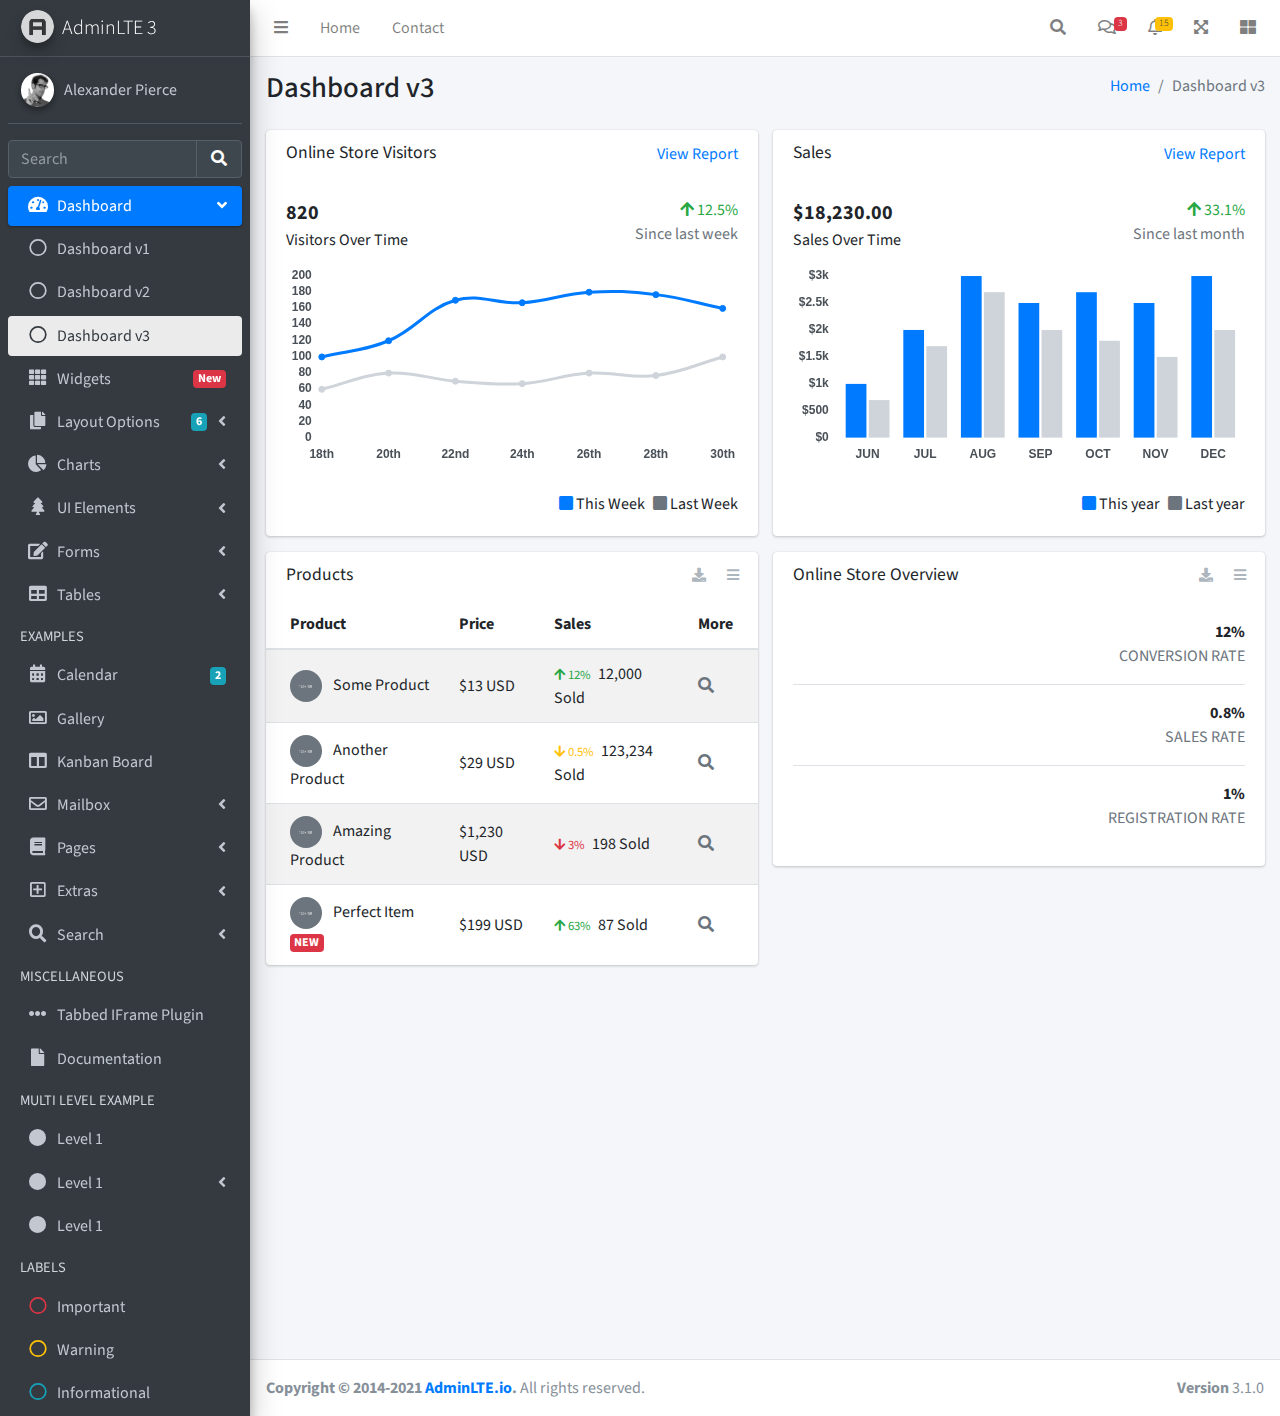
<file: src/main/webapp/resources/admin/index3.html>
<!DOCTYPE html>
<html lang="en">
<head>
  <meta charset="utf-8">
  <meta name="viewport" content="width=device-width, initial-scale=1">
  <title>AdminLTE 3 | Dashboard 3</title>

  <!-- Google Font: Source Sans Pro -->
  <link rel="stylesheet" href="https://fonts.googleapis.com/css?family=Source+Sans+Pro:300,400,400i,700&display=fallback">
  <!-- Font Awesome Icons -->
  <link rel="stylesheet" href="plugins/fontawesome-free/css/all.min.css">
  <!-- IonIcons -->
  <link rel="stylesheet" href="https://code.ionicframework.com/ionicons/2.0.1/css/ionicons.min.css">
  <!-- Theme style -->
  <link rel="stylesheet" href="dist/css/adminlte.min.css">
</head>
<!--
`body` tag options:

  Apply one or more of the following classes to to the body tag
  to get the desired effect

  * sidebar-collapse
  * sidebar-mini
-->
<body class="hold-transition sidebar-mini">
<div class="wrapper">
  <!-- Navbar -->
  <nav class="main-header navbar navbar-expand navbar-white navbar-light">
    <!-- Left navbar links -->
    <ul class="navbar-nav">
      <li class="nav-item">
        <a class="nav-link" data-widget="pushmenu" href="#" role="button"><i class="fas fa-bars"></i></a>
      </li>
      <li class="nav-item d-none d-sm-inline-block">
        <a href="index3.html" class="nav-link">Home</a>
      </li>
      <li class="nav-item d-none d-sm-inline-block">
        <a href="#" class="nav-link">Contact</a>
      </li>
    </ul>

    <!-- Right navbar links -->
    <ul class="navbar-nav ml-auto">
      <!-- Navbar Search -->
      <li class="nav-item">
        <a class="nav-link" data-widget="navbar-search" href="#" role="button">
          <i class="fas fa-search"></i>
        </a>
        <div class="navbar-search-block">
          <form class="form-inline">
            <div class="input-group input-group-sm">
              <input class="form-control form-control-navbar" type="search" placeholder="Search" aria-label="Search">
              <div class="input-group-append">
                <button class="btn btn-navbar" type="submit">
                  <i class="fas fa-search"></i>
                </button>
                <button class="btn btn-navbar" type="button" data-widget="navbar-search">
                  <i class="fas fa-times"></i>
                </button>
              </div>
            </div>
          </form>
        </div>
      </li>

      <!-- Messages Dropdown Menu -->
      <li class="nav-item dropdown">
        <a class="nav-link" data-toggle="dropdown" href="#">
          <i class="far fa-comments"></i>
          <span class="badge badge-danger navbar-badge">3</span>
        </a>
        <div class="dropdown-menu dropdown-menu-lg dropdown-menu-right">
          <a href="#" class="dropdown-item">
            <!-- Message Start -->
            <div class="media">
              <img src="dist/img/user1-128x128.jpg" alt="User Avatar" class="img-size-50 mr-3 img-circle">
              <div class="media-body">
                <h3 class="dropdown-item-title">
                  Brad Diesel
                  <span class="float-right text-sm text-danger"><i class="fas fa-star"></i></span>
                </h3>
                <p class="text-sm">Call me whenever you can...</p>
                <p class="text-sm text-muted"><i class="far fa-clock mr-1"></i> 4 Hours Ago</p>
              </div>
            </div>
            <!-- Message End -->
          </a>
          <div class="dropdown-divider"></div>
          <a href="#" class="dropdown-item">
            <!-- Message Start -->
            <div class="media">
              <img src="dist/img/user8-128x128.jpg" alt="User Avatar" class="img-size-50 img-circle mr-3">
              <div class="media-body">
                <h3 class="dropdown-item-title">
                  John Pierce
                  <span class="float-right text-sm text-muted"><i class="fas fa-star"></i></span>
                </h3>
                <p class="text-sm">I got your message bro</p>
                <p class="text-sm text-muted"><i class="far fa-clock mr-1"></i> 4 Hours Ago</p>
              </div>
            </div>
            <!-- Message End -->
          </a>
          <div class="dropdown-divider"></div>
          <a href="#" class="dropdown-item">
            <!-- Message Start -->
            <div class="media">
              <img src="dist/img/user3-128x128.jpg" alt="User Avatar" class="img-size-50 img-circle mr-3">
              <div class="media-body">
                <h3 class="dropdown-item-title">
                  Nora Silvester
                  <span class="float-right text-sm text-warning"><i class="fas fa-star"></i></span>
                </h3>
                <p class="text-sm">The subject goes here</p>
                <p class="text-sm text-muted"><i class="far fa-clock mr-1"></i> 4 Hours Ago</p>
              </div>
            </div>
            <!-- Message End -->
          </a>
          <div class="dropdown-divider"></div>
          <a href="#" class="dropdown-item dropdown-footer">See All Messages</a>
        </div>
      </li>
      <!-- Notifications Dropdown Menu -->
      <li class="nav-item dropdown">
        <a class="nav-link" data-toggle="dropdown" href="#">
          <i class="far fa-bell"></i>
          <span class="badge badge-warning navbar-badge">15</span>
        </a>
        <div class="dropdown-menu dropdown-menu-lg dropdown-menu-right">
          <span class="dropdown-item dropdown-header">15 Notifications</span>
          <div class="dropdown-divider"></div>
          <a href="#" class="dropdown-item">
            <i class="fas fa-envelope mr-2"></i> 4 new messages
            <span class="float-right text-muted text-sm">3 mins</span>
          </a>
          <div class="dropdown-divider"></div>
          <a href="#" class="dropdown-item">
            <i class="fas fa-users mr-2"></i> 8 friend requests
            <span class="float-right text-muted text-sm">12 hours</span>
          </a>
          <div class="dropdown-divider"></div>
          <a href="#" class="dropdown-item">
            <i class="fas fa-file mr-2"></i> 3 new reports
            <span class="float-right text-muted text-sm">2 days</span>
          </a>
          <div class="dropdown-divider"></div>
          <a href="#" class="dropdown-item dropdown-footer">See All Notifications</a>
        </div>
      </li>
      <li class="nav-item">
        <a class="nav-link" data-widget="fullscreen" href="#" role="button">
          <i class="fas fa-expand-arrows-alt"></i>
        </a>
      </li>
      <li class="nav-item">
        <a class="nav-link" data-widget="control-sidebar" data-slide="true" href="#" role="button">
          <i class="fas fa-th-large"></i>
        </a>
      </li>
    </ul>
  </nav>
  <!-- /.navbar -->

  <!-- Main Sidebar Container -->
  <aside class="main-sidebar sidebar-dark-primary elevation-4">
    <!-- Brand Logo -->
    <a href="index3.html" class="brand-link">
      <img src="dist/img/AdminLTELogo.png" alt="AdminLTE Logo" class="brand-image img-circle elevation-3" style="opacity: .8">
      <span class="brand-text font-weight-light">AdminLTE 3</span>
    </a>

    <!-- Sidebar -->
    <div class="sidebar">
      <!-- Sidebar user panel (optional) -->
      <div class="user-panel mt-3 pb-3 mb-3 d-flex">
        <div class="image">
          <img src="dist/img/user2-160x160.jpg" class="img-circle elevation-2" alt="User Image">
        </div>
        <div class="info">
          <a href="#" class="d-block">Alexander Pierce</a>
        </div>
      </div>

      <!-- SidebarSearch Form -->
      <div class="form-inline">
        <div class="input-group" data-widget="sidebar-search">
          <input class="form-control form-control-sidebar" type="search" placeholder="Search" aria-label="Search">
          <div class="input-group-append">
            <button class="btn btn-sidebar">
              <i class="fas fa-search fa-fw"></i>
            </button>
          </div>
        </div>
      </div>

      <!-- Sidebar Menu -->
      <nav class="mt-2">
        <ul class="nav nav-pills nav-sidebar flex-column" data-widget="treeview" role="menu" data-accordion="false">
          <!-- Add icons to the links using the .nav-icon class
               with font-awesome or any other icon font library -->
          <li class="nav-item menu-open">
            <a href="#" class="nav-link active">
              <i class="nav-icon fas fa-tachometer-alt"></i>
              <p>
                Dashboard
                <i class="right fas fa-angle-left"></i>
              </p>
            </a>
            <ul class="nav nav-treeview">
              <li class="nav-item">
                <a href="./index.html" class="nav-link">
                  <i class="far fa-circle nav-icon"></i>
                  <p>Dashboard v1</p>
                </a>
              </li>
              <li class="nav-item">
                <a href="./index2.html" class="nav-link">
                  <i class="far fa-circle nav-icon"></i>
                  <p>Dashboard v2</p>
                </a>
              </li>
              <li class="nav-item">
                <a href="./index3.html" class="nav-link active">
                  <i class="far fa-circle nav-icon"></i>
                  <p>Dashboard v3</p>
                </a>
              </li>
            </ul>
          </li>
          <li class="nav-item">
            <a href="pages/widgets.html" class="nav-link">
              <i class="nav-icon fas fa-th"></i>
              <p>
                Widgets
                <span class="right badge badge-danger">New</span>
              </p>
            </a>
          </li>
          <li class="nav-item">
            <a href="#" class="nav-link">
              <i class="nav-icon fas fa-copy"></i>
              <p>
                Layout Options
                <i class="fas fa-angle-left right"></i>
                <span class="badge badge-info right">6</span>
              </p>
            </a>
            <ul class="nav nav-treeview">
              <li class="nav-item">
                <a href="pages/layout/top-nav.html" class="nav-link">
                  <i class="far fa-circle nav-icon"></i>
                  <p>Top Navigation</p>
                </a>
              </li>
              <li class="nav-item">
                <a href="pages/layout/top-nav-sidebar.html" class="nav-link">
                  <i class="far fa-circle nav-icon"></i>
                  <p>Top Navigation + Sidebar</p>
                </a>
              </li>
              <li class="nav-item">
                <a href="pages/layout/boxed.html" class="nav-link">
                  <i class="far fa-circle nav-icon"></i>
                  <p>Boxed</p>
                </a>
              </li>
              <li class="nav-item">
                <a href="pages/layout/fixed-sidebar.html" class="nav-link">
                  <i class="far fa-circle nav-icon"></i>
                  <p>Fixed Sidebar</p>
                </a>
              </li>
              <li class="nav-item">
                <a href="pages/layout/fixed-sidebar-custom.html" class="nav-link">
                  <i class="far fa-circle nav-icon"></i>
                  <p>Fixed Sidebar <small>+ Custom Area</small></p>
                </a>
              </li>
              <li class="nav-item">
                <a href="pages/layout/fixed-topnav.html" class="nav-link">
                  <i class="far fa-circle nav-icon"></i>
                  <p>Fixed Navbar</p>
                </a>
              </li>
              <li class="nav-item">
                <a href="pages/layout/fixed-footer.html" class="nav-link">
                  <i class="far fa-circle nav-icon"></i>
                  <p>Fixed Footer</p>
                </a>
              </li>
              <li class="nav-item">
                <a href="pages/layout/collapsed-sidebar.html" class="nav-link">
                  <i class="far fa-circle nav-icon"></i>
                  <p>Collapsed Sidebar</p>
                </a>
              </li>
            </ul>
          </li>
          <li class="nav-item">
            <a href="#" class="nav-link">
              <i class="nav-icon fas fa-chart-pie"></i>
              <p>
                Charts
                <i class="right fas fa-angle-left"></i>
              </p>
            </a>
            <ul class="nav nav-treeview">
              <li class="nav-item">
                <a href="pages/charts/chartjs.html" class="nav-link">
                  <i class="far fa-circle nav-icon"></i>
                  <p>ChartJS</p>
                </a>
              </li>
              <li class="nav-item">
                <a href="pages/charts/flot.html" class="nav-link">
                  <i class="far fa-circle nav-icon"></i>
                  <p>Flot</p>
                </a>
              </li>
              <li class="nav-item">
                <a href="pages/charts/inline.html" class="nav-link">
                  <i class="far fa-circle nav-icon"></i>
                  <p>Inline</p>
                </a>
              </li>
              <li class="nav-item">
                <a href="pages/charts/uplot.html" class="nav-link">
                  <i class="far fa-circle nav-icon"></i>
                  <p>uPlot</p>
                </a>
              </li>
            </ul>
          </li>
          <li class="nav-item">
            <a href="#" class="nav-link">
              <i class="nav-icon fas fa-tree"></i>
              <p>
                UI Elements
                <i class="fas fa-angle-left right"></i>
              </p>
            </a>
            <ul class="nav nav-treeview">
              <li class="nav-item">
                <a href="pages/UI/general.html" class="nav-link">
                  <i class="far fa-circle nav-icon"></i>
                  <p>General</p>
                </a>
              </li>
              <li class="nav-item">
                <a href="pages/UI/icons.html" class="nav-link">
                  <i class="far fa-circle nav-icon"></i>
                  <p>Icons</p>
                </a>
              </li>
              <li class="nav-item">
                <a href="pages/UI/buttons.html" class="nav-link">
                  <i class="far fa-circle nav-icon"></i>
                  <p>Buttons</p>
                </a>
              </li>
              <li class="nav-item">
                <a href="pages/UI/sliders.html" class="nav-link">
                  <i class="far fa-circle nav-icon"></i>
                  <p>Sliders</p>
                </a>
              </li>
              <li class="nav-item">
                <a href="pages/UI/modals.html" class="nav-link">
                  <i class="far fa-circle nav-icon"></i>
                  <p>Modals & Alerts</p>
                </a>
              </li>
              <li class="nav-item">
                <a href="pages/UI/navbar.html" class="nav-link">
                  <i class="far fa-circle nav-icon"></i>
                  <p>Navbar & Tabs</p>
                </a>
              </li>
              <li class="nav-item">
                <a href="pages/UI/timeline.html" class="nav-link">
                  <i class="far fa-circle nav-icon"></i>
                  <p>Timeline</p>
                </a>
              </li>
              <li class="nav-item">
                <a href="pages/UI/ribbons.html" class="nav-link">
                  <i class="far fa-circle nav-icon"></i>
                  <p>Ribbons</p>
                </a>
              </li>
            </ul>
          </li>
          <li class="nav-item">
            <a href="#" class="nav-link">
              <i class="nav-icon fas fa-edit"></i>
              <p>
                Forms
                <i class="fas fa-angle-left right"></i>
              </p>
            </a>
            <ul class="nav nav-treeview">
              <li class="nav-item">
                <a href="pages/forms/general.html" class="nav-link">
                  <i class="far fa-circle nav-icon"></i>
                  <p>General Elements</p>
                </a>
              </li>
              <li class="nav-item">
                <a href="pages/forms/advanced.html" class="nav-link">
                  <i class="far fa-circle nav-icon"></i>
                  <p>Advanced Elements</p>
                </a>
              </li>
              <li class="nav-item">
                <a href="pages/forms/editors.html" class="nav-link">
                  <i class="far fa-circle nav-icon"></i>
                  <p>Editors</p>
                </a>
              </li>
              <li class="nav-item">
                <a href="pages/forms/validation.html" class="nav-link">
                  <i class="far fa-circle nav-icon"></i>
                  <p>Validation</p>
                </a>
              </li>
            </ul>
          </li>
          <li class="nav-item">
            <a href="#" class="nav-link">
              <i class="nav-icon fas fa-table"></i>
              <p>
                Tables
                <i class="fas fa-angle-left right"></i>
              </p>
            </a>
            <ul class="nav nav-treeview">
              <li class="nav-item">
                <a href="pages/tables/simple.html" class="nav-link">
                  <i class="far fa-circle nav-icon"></i>
                  <p>Simple Tables</p>
                </a>
              </li>
              <li class="nav-item">
                <a href="pages/tables/data.html" class="nav-link">
                  <i class="far fa-circle nav-icon"></i>
                  <p>DataTables</p>
                </a>
              </li>
              <li class="nav-item">
                <a href="pages/tables/jsgrid.html" class="nav-link">
                  <i class="far fa-circle nav-icon"></i>
                  <p>jsGrid</p>
                </a>
              </li>
            </ul>
          </li>
          <li class="nav-header">EXAMPLES</li>
          <li class="nav-item">
            <a href="pages/calendar.html" class="nav-link">
              <i class="nav-icon fas fa-calendar-alt"></i>
              <p>
                Calendar
                <span class="badge badge-info right">2</span>
              </p>
            </a>
          </li>
          <li class="nav-item">
            <a href="pages/gallery.html" class="nav-link">
              <i class="nav-icon far fa-image"></i>
              <p>
                Gallery
              </p>
            </a>
          </li>
          <li class="nav-item">
            <a href="pages/kanban.html" class="nav-link">
              <i class="nav-icon fas fa-columns"></i>
              <p>
                Kanban Board
              </p>
            </a>
          </li>
          <li class="nav-item">
            <a href="#" class="nav-link">
              <i class="nav-icon far fa-envelope"></i>
              <p>
                Mailbox
                <i class="fas fa-angle-left right"></i>
              </p>
            </a>
            <ul class="nav nav-treeview">
              <li class="nav-item">
                <a href="pages/mailbox/mailbox.html" class="nav-link">
                  <i class="far fa-circle nav-icon"></i>
                  <p>Inbox</p>
                </a>
              </li>
              <li class="nav-item">
                <a href="pages/mailbox/compose.html" class="nav-link">
                  <i class="far fa-circle nav-icon"></i>
                  <p>Compose</p>
                </a>
              </li>
              <li class="nav-item">
                <a href="pages/mailbox/read-mail.html" class="nav-link">
                  <i class="far fa-circle nav-icon"></i>
                  <p>Read</p>
                </a>
              </li>
            </ul>
          </li>
          <li class="nav-item">
            <a href="#" class="nav-link">
              <i class="nav-icon fas fa-book"></i>
              <p>
                Pages
                <i class="fas fa-angle-left right"></i>
              </p>
            </a>
            <ul class="nav nav-treeview">
              <li class="nav-item">
                <a href="pages/examples/invoice.html" class="nav-link">
                  <i class="far fa-circle nav-icon"></i>
                  <p>Invoice</p>
                </a>
              </li>
              <li class="nav-item">
                <a href="pages/examples/profile.html" class="nav-link">
                  <i class="far fa-circle nav-icon"></i>
                  <p>Profile</p>
                </a>
              </li>
              <li class="nav-item">
                <a href="pages/examples/e-commerce.html" class="nav-link">
                  <i class="far fa-circle nav-icon"></i>
                  <p>E-commerce</p>
                </a>
              </li>
              <li class="nav-item">
                <a href="pages/examples/projects.html" class="nav-link">
                  <i class="far fa-circle nav-icon"></i>
                  <p>Projects</p>
                </a>
              </li>
              <li class="nav-item">
                <a href="pages/examples/project-add.html" class="nav-link">
                  <i class="far fa-circle nav-icon"></i>
                  <p>Project Add</p>
                </a>
              </li>
              <li class="nav-item">
                <a href="pages/examples/project-edit.html" class="nav-link">
                  <i class="far fa-circle nav-icon"></i>
                  <p>Project Edit</p>
                </a>
              </li>
              <li class="nav-item">
                <a href="pages/examples/project-detail.html" class="nav-link">
                  <i class="far fa-circle nav-icon"></i>
                  <p>Project Detail</p>
                </a>
              </li>
              <li class="nav-item">
                <a href="pages/examples/contacts.html" class="nav-link">
                  <i class="far fa-circle nav-icon"></i>
                  <p>Contacts</p>
                </a>
              </li>
              <li class="nav-item">
                <a href="pages/examples/faq.html" class="nav-link">
                  <i class="far fa-circle nav-icon"></i>
                  <p>FAQ</p>
                </a>
              </li>
              <li class="nav-item">
                <a href="pages/examples/contact-us.html" class="nav-link">
                  <i class="far fa-circle nav-icon"></i>
                  <p>Contact us</p>
                </a>
              </li>
            </ul>
          </li>
          <li class="nav-item">
            <a href="#" class="nav-link">
              <i class="nav-icon far fa-plus-square"></i>
              <p>
                Extras
                <i class="fas fa-angle-left right"></i>
              </p>
            </a>
            <ul class="nav nav-treeview">
              <li class="nav-item">
                <a href="#" class="nav-link">
                  <i class="far fa-circle nav-icon"></i>
                  <p>
                    Login & Register v1
                    <i class="fas fa-angle-left right"></i>
                  </p>
                </a>
                <ul class="nav nav-treeview">
                  <li class="nav-item">
                    <a href="pages/examples/login.html" class="nav-link">
                      <i class="far fa-circle nav-icon"></i>
                      <p>Login v1</p>
                    </a>
                  </li>
                  <li class="nav-item">
                    <a href="pages/examples/register.html" class="nav-link">
                      <i class="far fa-circle nav-icon"></i>
                      <p>Register v1</p>
                    </a>
                  </li>
                  <li class="nav-item">
                    <a href="pages/examples/forgot-password.html" class="nav-link">
                      <i class="far fa-circle nav-icon"></i>
                      <p>Forgot Password v1</p>
                    </a>
                  </li>
                  <li class="nav-item">
                    <a href="pages/examples/recover-password.html" class="nav-link">
                      <i class="far fa-circle nav-icon"></i>
                      <p>Recover Password v1</p>
                    </a>
                  </li>
                </ul>
              </li>
              <li class="nav-item">
                <a href="#" class="nav-link">
                  <i class="far fa-circle nav-icon"></i>
                  <p>
                    Login & Register v2
                    <i class="fas fa-angle-left right"></i>
                  </p>
                </a>
                <ul class="nav nav-treeview">
                  <li class="nav-item">
                    <a href="pages/examples/login-v2.html" class="nav-link">
                      <i class="far fa-circle nav-icon"></i>
                      <p>Login v2</p>
                    </a>
                  </li>
                  <li class="nav-item">
                    <a href="pages/examples/register-v2.html" class="nav-link">
                      <i class="far fa-circle nav-icon"></i>
                      <p>Register v2</p>
                    </a>
                  </li>
                  <li class="nav-item">
                    <a href="pages/examples/forgot-password-v2.html" class="nav-link">
                      <i class="far fa-circle nav-icon"></i>
                      <p>Forgot Password v2</p>
                    </a>
                  </li>
                  <li class="nav-item">
                    <a href="pages/examples/recover-password-v2.html" class="nav-link">
                      <i class="far fa-circle nav-icon"></i>
                      <p>Recover Password v2</p>
                    </a>
                  </li>
                </ul>
              </li>
              <li class="nav-item">
                <a href="pages/examples/lockscreen.html" class="nav-link">
                  <i class="far fa-circle nav-icon"></i>
                  <p>Lockscreen</p>
                </a>
              </li>
              <li class="nav-item">
                <a href="pages/examples/legacy-user-menu.html" class="nav-link">
                  <i class="far fa-circle nav-icon"></i>
                  <p>Legacy User Menu</p>
                </a>
              </li>
              <li class="nav-item">
                <a href="pages/examples/language-menu.html" class="nav-link">
                  <i class="far fa-circle nav-icon"></i>
                  <p>Language Menu</p>
                </a>
              </li>
              <li class="nav-item">
                <a href="pages/examples/404.html" class="nav-link">
                  <i class="far fa-circle nav-icon"></i>
                  <p>Error 404</p>
                </a>
              </li>
              <li class="nav-item">
                <a href="pages/examples/500.html" class="nav-link">
                  <i class="far fa-circle nav-icon"></i>
                  <p>Error 500</p>
                </a>
              </li>
              <li class="nav-item">
                <a href="pages/examples/pace.html" class="nav-link">
                  <i class="far fa-circle nav-icon"></i>
                  <p>Pace</p>
                </a>
              </li>
              <li class="nav-item">
                <a href="pages/examples/blank.html" class="nav-link">
                  <i class="far fa-circle nav-icon"></i>
                  <p>Blank Page</p>
                </a>
              </li>
              <li class="nav-item">
                <a href="starter.html" class="nav-link">
                  <i class="far fa-circle nav-icon"></i>
                  <p>Starter Page</p>
                </a>
              </li>
            </ul>
          </li>
          <li class="nav-item">
            <a href="#" class="nav-link">
              <i class="nav-icon fas fa-search"></i>
              <p>
                Search
                <i class="fas fa-angle-left right"></i>
              </p>
            </a>
            <ul class="nav nav-treeview">
              <li class="nav-item">
                <a href="pages/search/simple.html" class="nav-link">
                  <i class="far fa-circle nav-icon"></i>
                  <p>Simple Search</p>
                </a>
              </li>
              <li class="nav-item">
                <a href="pages/search/enhanced.html" class="nav-link">
                  <i class="far fa-circle nav-icon"></i>
                  <p>Enhanced</p>
                </a>
              </li>
            </ul>
          </li>
          <li class="nav-header">MISCELLANEOUS</li>
          <li class="nav-item">
            <a href="iframe.html" class="nav-link">
              <i class="nav-icon fas fa-ellipsis-h"></i>
              <p>Tabbed IFrame Plugin</p>
            </a>
          </li>
          <li class="nav-item">
            <a href="https://adminlte.io/docs/3.1/" class="nav-link">
              <i class="nav-icon fas fa-file"></i>
              <p>Documentation</p>
            </a>
          </li>
          <li class="nav-header">MULTI LEVEL EXAMPLE</li>
          <li class="nav-item">
            <a href="#" class="nav-link">
              <i class="fas fa-circle nav-icon"></i>
              <p>Level 1</p>
            </a>
          </li>
          <li class="nav-item">
            <a href="#" class="nav-link">
              <i class="nav-icon fas fa-circle"></i>
              <p>
                Level 1
                <i class="right fas fa-angle-left"></i>
              </p>
            </a>
            <ul class="nav nav-treeview">
              <li class="nav-item">
                <a href="#" class="nav-link">
                  <i class="far fa-circle nav-icon"></i>
                  <p>Level 2</p>
                </a>
              </li>
              <li class="nav-item">
                <a href="#" class="nav-link">
                  <i class="far fa-circle nav-icon"></i>
                  <p>
                    Level 2
                    <i class="right fas fa-angle-left"></i>
                  </p>
                </a>
                <ul class="nav nav-treeview">
                  <li class="nav-item">
                    <a href="#" class="nav-link">
                      <i class="far fa-dot-circle nav-icon"></i>
                      <p>Level 3</p>
                    </a>
                  </li>
                  <li class="nav-item">
                    <a href="#" class="nav-link">
                      <i class="far fa-dot-circle nav-icon"></i>
                      <p>Level 3</p>
                    </a>
                  </li>
                  <li class="nav-item">
                    <a href="#" class="nav-link">
                      <i class="far fa-dot-circle nav-icon"></i>
                      <p>Level 3</p>
                    </a>
                  </li>
                </ul>
              </li>
              <li class="nav-item">
                <a href="#" class="nav-link">
                  <i class="far fa-circle nav-icon"></i>
                  <p>Level 2</p>
                </a>
              </li>
            </ul>
          </li>
          <li class="nav-item">
            <a href="#" class="nav-link">
              <i class="fas fa-circle nav-icon"></i>
              <p>Level 1</p>
            </a>
          </li>
          <li class="nav-header">LABELS</li>
          <li class="nav-item">
            <a href="#" class="nav-link">
              <i class="nav-icon far fa-circle text-danger"></i>
              <p class="text">Important</p>
            </a>
          </li>
          <li class="nav-item">
            <a href="#" class="nav-link">
              <i class="nav-icon far fa-circle text-warning"></i>
              <p>Warning</p>
            </a>
          </li>
          <li class="nav-item">
            <a href="#" class="nav-link">
              <i class="nav-icon far fa-circle text-info"></i>
              <p>Informational</p>
            </a>
          </li>
        </ul>
      </nav>
      <!-- /.sidebar-menu -->
    </div>
    <!-- /.sidebar -->
  </aside>

  <!-- Content Wrapper. Contains page content -->
  <div class="content-wrapper">
    <!-- Content Header (Page header) -->
    <div class="content-header">
      <div class="container-fluid">
        <div class="row mb-2">
          <div class="col-sm-6">
            <h1 class="m-0">Dashboard v3</h1>
          </div><!-- /.col -->
          <div class="col-sm-6">
            <ol class="breadcrumb float-sm-right">
              <li class="breadcrumb-item"><a href="#">Home</a></li>
              <li class="breadcrumb-item active">Dashboard v3</li>
            </ol>
          </div><!-- /.col -->
        </div><!-- /.row -->
      </div><!-- /.container-fluid -->
    </div>
    <!-- /.content-header -->

    <!-- Main content -->
    <div class="content">
      <div class="container-fluid">
        <div class="row">
          <div class="col-lg-6">
            <div class="card">
              <div class="card-header border-0">
                <div class="d-flex justify-content-between">
                  <h3 class="card-title">Online Store Visitors</h3>
                  <a href="javascript:void(0);">View Report</a>
                </div>
              </div>
              <div class="card-body">
                <div class="d-flex">
                  <p class="d-flex flex-column">
                    <span class="text-bold text-lg">820</span>
                    <span>Visitors Over Time</span>
                  </p>
                  <p class="ml-auto d-flex flex-column text-right">
                    <span class="text-success">
                      <i class="fas fa-arrow-up"></i> 12.5%
                    </span>
                    <span class="text-muted">Since last week</span>
                  </p>
                </div>
                <!-- /.d-flex -->

                <div class="position-relative mb-4">
                  <canvas id="visitors-chart" height="200"></canvas>
                </div>

                <div class="d-flex flex-row justify-content-end">
                  <span class="mr-2">
                    <i class="fas fa-square text-primary"></i> This Week
                  </span>

                  <span>
                    <i class="fas fa-square text-gray"></i> Last Week
                  </span>
                </div>
              </div>
            </div>
            <!-- /.card -->

            <div class="card">
              <div class="card-header border-0">
                <h3 class="card-title">Products</h3>
                <div class="card-tools">
                  <a href="#" class="btn btn-tool btn-sm">
                    <i class="fas fa-download"></i>
                  </a>
                  <a href="#" class="btn btn-tool btn-sm">
                    <i class="fas fa-bars"></i>
                  </a>
                </div>
              </div>
              <div class="card-body table-responsive p-0">
                <table class="table table-striped table-valign-middle">
                  <thead>
                  <tr>
                    <th>Product</th>
                    <th>Price</th>
                    <th>Sales</th>
                    <th>More</th>
                  </tr>
                  </thead>
                  <tbody>
                  <tr>
                    <td>
                      <img src="dist/img/default-150x150.png" alt="Product 1" class="img-circle img-size-32 mr-2">
                      Some Product
                    </td>
                    <td>$13 USD</td>
                    <td>
                      <small class="text-success mr-1">
                        <i class="fas fa-arrow-up"></i>
                        12%
                      </small>
                      12,000 Sold
                    </td>
                    <td>
                      <a href="#" class="text-muted">
                        <i class="fas fa-search"></i>
                      </a>
                    </td>
                  </tr>
                  <tr>
                    <td>
                      <img src="dist/img/default-150x150.png" alt="Product 1" class="img-circle img-size-32 mr-2">
                      Another Product
                    </td>
                    <td>$29 USD</td>
                    <td>
                      <small class="text-warning mr-1">
                        <i class="fas fa-arrow-down"></i>
                        0.5%
                      </small>
                      123,234 Sold
                    </td>
                    <td>
                      <a href="#" class="text-muted">
                        <i class="fas fa-search"></i>
                      </a>
                    </td>
                  </tr>
                  <tr>
                    <td>
                      <img src="dist/img/default-150x150.png" alt="Product 1" class="img-circle img-size-32 mr-2">
                      Amazing Product
                    </td>
                    <td>$1,230 USD</td>
                    <td>
                      <small class="text-danger mr-1">
                        <i class="fas fa-arrow-down"></i>
                        3%
                      </small>
                      198 Sold
                    </td>
                    <td>
                      <a href="#" class="text-muted">
                        <i class="fas fa-search"></i>
                      </a>
                    </td>
                  </tr>
                  <tr>
                    <td>
                      <img src="dist/img/default-150x150.png" alt="Product 1" class="img-circle img-size-32 mr-2">
                      Perfect Item
                      <span class="badge bg-danger">NEW</span>
                    </td>
                    <td>$199 USD</td>
                    <td>
                      <small class="text-success mr-1">
                        <i class="fas fa-arrow-up"></i>
                        63%
                      </small>
                      87 Sold
                    </td>
                    <td>
                      <a href="#" class="text-muted">
                        <i class="fas fa-search"></i>
                      </a>
                    </td>
                  </tr>
                  </tbody>
                </table>
              </div>
            </div>
            <!-- /.card -->
          </div>
          <!-- /.col-md-6 -->
          <div class="col-lg-6">
            <div class="card">
              <div class="card-header border-0">
                <div class="d-flex justify-content-between">
                  <h3 class="card-title">Sales</h3>
                  <a href="javascript:void(0);">View Report</a>
                </div>
              </div>
              <div class="card-body">
                <div class="d-flex">
                  <p class="d-flex flex-column">
                    <span class="text-bold text-lg">$18,230.00</span>
                    <span>Sales Over Time</span>
                  </p>
                  <p class="ml-auto d-flex flex-column text-right">
                    <span class="text-success">
                      <i class="fas fa-arrow-up"></i> 33.1%
                    </span>
                    <span class="text-muted">Since last month</span>
                  </p>
                </div>
                <!-- /.d-flex -->

                <div class="position-relative mb-4">
                  <canvas id="sales-chart" height="200"></canvas>
                </div>

                <div class="d-flex flex-row justify-content-end">
                  <span class="mr-2">
                    <i class="fas fa-square text-primary"></i> This year
                  </span>

                  <span>
                    <i class="fas fa-square text-gray"></i> Last year
                  </span>
                </div>
              </div>
            </div>
            <!-- /.card -->

            <div class="card">
              <div class="card-header border-0">
                <h3 class="card-title">Online Store Overview</h3>
                <div class="card-tools">
                  <a href="#" class="btn btn-sm btn-tool">
                    <i class="fas fa-download"></i>
                  </a>
                  <a href="#" class="btn btn-sm btn-tool">
                    <i class="fas fa-bars"></i>
                  </a>
                </div>
              </div>
              <div class="card-body">
                <div class="d-flex justify-content-between align-items-center border-bottom mb-3">
                  <p class="text-success text-xl">
                    <i class="ion ion-ios-refresh-empty"></i>
                  </p>
                  <p class="d-flex flex-column text-right">
                    <span class="font-weight-bold">
                      <i class="ion ion-android-arrow-up text-success"></i> 12%
                    </span>
                    <span class="text-muted">CONVERSION RATE</span>
                  </p>
                </div>
                <!-- /.d-flex -->
                <div class="d-flex justify-content-between align-items-center border-bottom mb-3">
                  <p class="text-warning text-xl">
                    <i class="ion ion-ios-cart-outline"></i>
                  </p>
                  <p class="d-flex flex-column text-right">
                    <span class="font-weight-bold">
                      <i class="ion ion-android-arrow-up text-warning"></i> 0.8%
                    </span>
                    <span class="text-muted">SALES RATE</span>
                  </p>
                </div>
                <!-- /.d-flex -->
                <div class="d-flex justify-content-between align-items-center mb-0">
                  <p class="text-danger text-xl">
                    <i class="ion ion-ios-people-outline"></i>
                  </p>
                  <p class="d-flex flex-column text-right">
                    <span class="font-weight-bold">
                      <i class="ion ion-android-arrow-down text-danger"></i> 1%
                    </span>
                    <span class="text-muted">REGISTRATION RATE</span>
                  </p>
                </div>
                <!-- /.d-flex -->
              </div>
            </div>
          </div>
          <!-- /.col-md-6 -->
        </div>
        <!-- /.row -->
      </div>
      <!-- /.container-fluid -->
    </div>
    <!-- /.content -->
  </div>
  <!-- /.content-wrapper -->

  <!-- Control Sidebar -->
  <aside class="control-sidebar control-sidebar-dark">
    <!-- Control sidebar content goes here -->
  </aside>
  <!-- /.control-sidebar -->

  <!-- Main Footer -->
  <footer class="main-footer">
    <strong>Copyright &copy; 2014-2021 <a href="https://adminlte.io">AdminLTE.io</a>.</strong>
    All rights reserved.
    <div class="float-right d-none d-sm-inline-block">
      <b>Version</b> 3.1.0
    </div>
  </footer>
</div>
<!-- ./wrapper -->

<!-- REQUIRED SCRIPTS -->

<!-- jQuery -->
<script src="plugins/jquery/jquery.min.js"></script>
<!-- Bootstrap -->
<script src="plugins/bootstrap/js/bootstrap.bundle.min.js"></script>
<!-- AdminLTE -->
<script src="dist/js/adminlte.js"></script>

<!-- OPTIONAL SCRIPTS -->
<script src="plugins/chart.js/Chart.min.js"></script>
<!-- AdminLTE for demo purposes -->
<script src="dist/js/demo.js"></script>
<!-- AdminLTE dashboard demo (This is only for demo purposes) -->
<script src="dist/js/pages/dashboard3.js"></script>
</body>
</html>
</file>
<file: src/main/webapp/resources/admin/plugins/daterangepicker/daterangepicker.css>
.daterangepicker {
  position: absolute;
  color: inherit;
  background-color: #fff;
  border-radius: 4px;
  border: 1px solid #ddd;
  width: 278px;
  max-width: none;
  padding: 0;
  margin-top: 7px;
  top: 100px;
  left: 20px;
  z-index: 3001;
  display: none;
  font-family: arial;
  font-size: 15px;
  line-height: 1em;
}

.daterangepicker:before, .daterangepicker:after {
  position: absolute;
  display: inline-block;
  border-bottom-color: rgba(0, 0, 0, 0.2);
  content: '';
}

.daterangepicker:before {
  top: -7px;
  border-right: 7px solid transparent;
  border-left: 7px solid transparent;
  border-bottom: 7px solid #ccc;
}

.daterangepicker:after {
  top: -6px;
  border-right: 6px solid transparent;
  border-bottom: 6px solid #fff;
  border-left: 6px solid transparent;
}

.daterangepicker.opensleft:before {
  right: 9px;
}

.daterangepicker.opensleft:after {
  right: 10px;
}

.daterangepicker.openscenter:before {
  left: 0;
  right: 0;
  width: 0;
  margin-left: auto;
  margin-right: auto;
}

.daterangepicker.openscenter:after {
  left: 0;
  right: 0;
  width: 0;
  margin-left: auto;
  margin-right: auto;
}

.daterangepicker.opensright:before {
  left: 9px;
}

.daterangepicker.opensright:after {
  left: 10px;
}

.daterangepicker.drop-up {
  margin-top: -7px;
}

.daterangepicker.drop-up:before {
  top: initial;
  bottom: -7px;
  border-bottom: initial;
  border-top: 7px solid #ccc;
}

.daterangepicker.drop-up:after {
  top: initial;
  bottom: -6px;
  border-bottom: initial;
  border-top: 6px solid #fff;
}

.daterangepicker.single .daterangepicker .ranges, .daterangepicker.single .drp-calendar {
  float: none;
}

.daterangepicker.single .drp-selected {
  display: none;
}

.daterangepicker.show-calendar .drp-calendar {
  display: block;
}

.daterangepicker.show-calendar .drp-buttons {
  display: block;
}

.daterangepicker.auto-apply .drp-buttons {
  display: none;
}

.daterangepicker .drp-calendar {
  display: none;
  max-width: 270px;
}

.daterangepicker .drp-calendar.left {
  padding: 8px 0 8px 8px;
}

.daterangepicker .drp-calendar.right {
  padding: 8px;
}

.daterangepicker .drp-calendar.single .calendar-table {
  border: none;
}

.daterangepicker .calendar-table .next span, .daterangepicker .calendar-table .prev span {
  color: #fff;
  border: solid black;
  border-width: 0 2px 2px 0;
  border-radius: 0;
  display: inline-block;
  padding: 3px;
}

.daterangepicker .calendar-table .next span {
  transform: rotate(-45deg);
  -webkit-transform: rotate(-45deg);
}

.daterangepicker .calendar-table .prev span {
  transform: rotate(135deg);
  -webkit-transform: rotate(135deg);
}

.daterangepicker .calendar-table th, .daterangepicker .calendar-table td {
  white-space: nowrap;
  text-align: center;
  vertical-align: middle;
  min-width: 32px;
  width: 32px;
  height: 24px;
  line-height: 24px;
  font-size: 12px;
  border-radius: 4px;
  border: 1px solid transparent;
  white-space: nowrap;
  cursor: pointer;
}

.daterangepicker .calendar-table {
  border: 1px solid #fff;
  border-radius: 4px;
  background-color: #fff;
}

.daterangepicker .calendar-table table {
  width: 100%;
  margin: 0;
  border-spacing: 0;
  border-collapse: collapse;
}

.daterangepicker td.available:hover, .daterangepicker th.available:hover {
  background-color: #eee;
  border-color: transparent;
  color: inherit;
}

.daterangepicker td.week, .daterangepicker th.week {
  font-size: 80%;
  color: #ccc;
}

.daterangepicker td.off, .daterangepicker td.off.in-range, .daterangepicker td.off.start-date, .daterangepicker td.off.end-date {
  background-color: #fff;
  border-color: transparent;
  color: #999;
}

.daterangepicker td.in-range {
  background-color: #ebf4f8;
  border-color: transparent;
  color: #000;
  border-radius: 0;
}

.daterangepicker td.start-date {
  border-radius: 4px 0 0 4px;
}

.daterangepicker td.end-date {
  border-radius: 0 4px 4px 0;
}

.daterangepicker td.start-date.end-date {
  border-radius: 4px;
}

.daterangepicker td.active, .daterangepicker td.active:hover {
  background-color: #357ebd;
  border-color: transparent;
  color: #fff;
}

.daterangepicker th.month {
  width: auto;
}

.daterangepicker td.disabled, .daterangepicker option.disabled {
  color: #999;
  cursor: not-allowed;
  text-decoration: line-through;
}

.daterangepicker select.monthselect, .daterangepicker select.yearselect {
  font-size: 12px;
  padding: 1px;
  height: auto;
  margin: 0;
  cursor: default;
}

.daterangepicker select.monthselect {
  margin-right: 2%;
  width: 56%;
}

.daterangepicker select.yearselect {
  width: 40%;
}

.daterangepicker select.hourselect, .daterangepicker select.minuteselect, .daterangepicker select.secondselect, .daterangepicker select.ampmselect {
  width: 50px;
  margin: 0 auto;
  background: #eee;
  border: 1px solid #eee;
  padding: 2px;
  outline: 0;
  font-size: 12px;
}

.daterangepicker .calendar-time {
  text-align: center;
  margin: 4px auto 0 auto;
  line-height: 30px;
  position: relative;
}

.daterangepicker .calendar-time select.disabled {
  color: #ccc;
  cursor: not-allowed;
}

.daterangepicker .drp-buttons {
  clear: both;
  text-align: right;
  padding: 8px;
  border-top: 1px solid #ddd;
  display: none;
  line-height: 12px;
  vertical-align: middle;
}

.daterangepicker .drp-selected {
  display: inline-block;
  font-size: 12px;
  padding-right: 8px;
}

.daterangepicker .drp-buttons .btn {
  margin-left: 8px;
  font-size: 12px;
  font-weight: bold;
  padding: 4px 8px;
}

.daterangepicker.show-ranges.single.rtl .drp-calendar.left {
  border-right: 1px solid #ddd;
}

.daterangepicker.show-ranges.single.ltr .drp-calendar.left {
  border-left: 1px solid #ddd;
}

.daterangepicker.show-ranges.rtl .drp-calendar.right {
  border-right: 1px solid #ddd;
}

.daterangepicker.show-ranges.ltr .drp-calendar.left {
  border-left: 1px solid #ddd;
}

.daterangepicker .ranges {
  float: none;
  text-align: left;
  margin: 0;
}

.daterangepicker.show-calendar .ranges {
  margin-top: 8px;
}

.daterangepicker .ranges ul {
  list-style: none;
  margin: 0 auto;
  padding: 0;
  width: 100%;
}

.daterangepicker .ranges li {
  font-size: 12px;
  padding: 8px 12px;
  cursor: pointer;
}

.daterangepicker .ranges li:hover {
  background-color: #eee;
}

.daterangepicker .ranges li.active {
  background-color: #08c;
  color: #fff;
}

/*  Larger Screen Styling */
@media (min-width: 564px) {
  .daterangepicker {
    width: auto;
  }

  .daterangepicker .ranges ul {
    width: 140px;
  }

  .daterangepicker.single .ranges ul {
    width: 100%;
  }

  .daterangepicker.single .drp-calendar.left {
    clear: none;
  }

  .daterangepicker.single .ranges, .daterangepicker.single .drp-calendar {
    float: left;
  }

  .daterangepicker {
    direction: ltr;
    text-align: left;
  }

  .daterangepicker .drp-calendar.left {
    clear: left;
    margin-right: 0;
  }

  .daterangepicker .drp-calendar.left .calendar-table {
    border-right: none;
    border-top-right-radius: 0;
    border-bottom-right-radius: 0;
  }

  .daterangepicker .drp-calendar.right {
    margin-left: 0;
  }

  .daterangepicker .drp-calendar.right .calendar-table {
    border-left: none;
    border-top-left-radius: 0;
    border-bottom-left-radius: 0;
  }

  .daterangepicker .drp-calendar.left .calendar-table {
    padding-right: 8px;
  }

  .daterangepicker .ranges, .daterangepicker .drp-calendar {
    float: left;
  }
}

@media (min-width: 730px) {
  .daterangepicker .ranges {
    width: auto;
  }

  .daterangepicker .ranges {
    float: left;
  }

  .daterangepicker.rtl .ranges {
    float: right;
  }

  .daterangepicker .drp-calendar.left {
    clear: none !important;
  }
}
</file>
<file: src/main/webapp/resources/admin/plugins/jqvmap/jqvmap.min.css>
.jqvmap-label,.jqvmap-pin{pointer-events:none}.jqvmap-label{position:absolute;display:none;-webkit-border-radius:3px;-moz-border-radius:3px;border-radius:3px;background:#292929;color:#fff;font-family:sans-serif,Verdana;font-size:smaller;padding:3px}.jqvmap-zoomin,.jqvmap-zoomout{position:absolute;left:10px;-webkit-border-radius:3px;-moz-border-radius:3px;border-radius:3px;background:#000;padding:3px;color:#fff;width:10px;height:10px;cursor:pointer;line-height:10px;text-align:center}.jqvmap-zoomin{top:10px}.jqvmap-zoomout{top:30px}.jqvmap-region{cursor:pointer}.jqvmap-ajax_response{width:100%;height:500px}
</file>
<file: src/main/webapp/resources/admin/plugins/overlayScrollbars/css/OverlayScrollbars.min.css>
/*!
 * OverlayScrollbars
 * https://github.com/KingSora/OverlayScrollbars
 *
 * Version: 1.13.0
 *
 * Copyright KingSora | Rene Haas.
 * https://github.com/KingSora
 *
 * Released under the MIT license.
 * Date: 02.08.2020
 */
html.os-html,html.os-html>.os-host{display:block;overflow:hidden;box-sizing:border-box;height:100%!important;width:100%!important;min-width:100%!important;min-height:100%!important;margin:0!important;position:absolute!important}html.os-html>.os-host>.os-padding{position:absolute}body.os-dragging,body.os-dragging *{cursor:default}.os-host,.os-host-textarea{position:relative;overflow:visible!important;-webkit-box-orient:vertical;-webkit-box-direction:normal;-ms-flex-direction:column;flex-direction:column;-ms-flex-wrap:nowrap;flex-wrap:nowrap;-webkit-box-pack:start;-ms-flex-pack:start;justify-content:flex-start;-ms-flex-line-pack:start;align-content:flex-start;-webkit-box-align:start;-ms-flex-align:start;-ms-grid-row-align:flex-start;align-items:flex-start}.os-host-flexbox{overflow:hidden!important;display:-webkit-box;display:-ms-flexbox;display:flex}.os-host-flexbox>.os-size-auto-observer{height:inherit!important}.os-host-flexbox>.os-content-glue{-webkit-box-flex:1;-ms-flex-positive:1;flex-grow:1;-ms-flex-negative:0;flex-shrink:0}.os-host-flexbox>.os-size-auto-observer,.os-host-flexbox>.os-content-glue{min-height:0;min-width:0;-webkit-box-flex:0;-ms-flex-positive:0;flex-grow:0;-ms-flex-negative:1;flex-shrink:1;-ms-flex-preferred-size:auto;flex-basis:auto}#os-dummy-scrollbar-size{position:fixed;opacity:0;-ms-filter:'progid:DXImageTransform.Microsoft.Alpha(Opacity=0)';visibility:hidden;overflow:scroll;height:500px;width:500px}#os-dummy-scrollbar-size>div{width:200%;height:200%;margin:10px 0}#os-dummy-scrollbar-size:before,#os-dummy-scrollbar-size:after,.os-content:before,.os-content:after{content:'';display:table;width:.01px;height:.01px;line-height:0;font-size:0;flex-grow:0;flex-shrink:0;visibility:hidden}#os-dummy-scrollbar-size,.os-viewport{-ms-overflow-style:scrollbar!important}.os-viewport-native-scrollbars-invisible#os-dummy-scrollbar-size,.os-viewport-native-scrollbars-invisible.os-viewport{scrollbar-width:none!important}.os-viewport-native-scrollbars-invisible#os-dummy-scrollbar-size::-webkit-scrollbar,.os-viewport-native-scrollbars-invisible.os-viewport::-webkit-scrollbar,.os-viewport-native-scrollbars-invisible#os-dummy-scrollbar-size::-webkit-scrollbar-corner,.os-viewport-native-scrollbars-invisible.os-viewport::-webkit-scrollbar-corner{display:none!important;width:0!important;height:0!important;visibility:hidden!important;background:0 0!important}.os-content-glue{box-sizing:inherit;max-height:100%;max-width:100%;width:100%;pointer-events:none}.os-padding{box-sizing:inherit;direction:inherit;position:absolute;overflow:visible;padding:0;margin:0;left:0;top:0;bottom:0;right:0;width:auto!important;height:auto!important;z-index:0}.os-host-overflow>.os-padding{overflow:hidden}.os-viewport{direction:inherit!important;box-sizing:inherit!important;resize:none!important;outline:0!important;position:absolute;overflow:hidden;top:0;left:0;bottom:0;right:0;padding:0;margin:0;-webkit-overflow-scrolling:touch}.os-content-arrange{position:absolute;z-index:-1;min-height:1px;min-width:1px;pointer-events:none}.os-content{direction:inherit;box-sizing:border-box!important;position:relative;display:block;height:100%;width:100%;height:100%;width:100%;visibility:visible}.os-content>.os-textarea{box-sizing:border-box!important;direction:inherit!important;background:0 0!important;outline:0 transparent!important;overflow:hidden!important;position:absolute!important;display:block!important;top:0!important;left:0!important;margin:0!important;border-radius:0!important;float:none!important;-webkit-filter:none!important;filter:none!important;border:0!important;resize:none!important;-webkit-transform:none!important;transform:none!important;max-width:none!important;max-height:none!important;box-shadow:none!important;-webkit-perspective:none!important;perspective:none!important;opacity:1!important;z-index:1!important;clip:auto!important;vertical-align:baseline!important;padding:0}.os-host-rtl>.os-padding>.os-viewport>.os-content>.os-textarea{right:0!important}.os-content>.os-textarea-cover{z-index:-1;pointer-events:none}.os-content>.os-textarea[wrap=off]{white-space:pre!important;margin:0!important}.os-text-inherit{font-family:inherit;font-size:inherit;font-weight:inherit;font-style:inherit;font-variant:inherit;text-transform:inherit;text-decoration:inherit;text-indent:inherit;text-align:inherit;text-shadow:inherit;text-overflow:inherit;letter-spacing:inherit;word-spacing:inherit;line-height:inherit;unicode-bidi:inherit;direction:inherit;color:inherit;cursor:text}.os-resize-observer,.os-resize-observer-host{box-sizing:inherit;display:block;visibility:hidden;position:absolute;top:0;left:0;height:100%;width:100%;overflow:hidden;pointer-events:none;z-index:-1}.os-resize-observer-host{padding:inherit;border:inherit;border-color:transparent;border-style:solid;box-sizing:border-box}.os-resize-observer-host.observed{display:flex;flex-direction:column;justify-content:flex-start;align-items:flex-start}.os-resize-observer-host>.os-resize-observer,.os-resize-observer-host.observed>.os-resize-observer{height:200%;width:200%;padding:inherit;border:inherit;margin:0;display:block;box-sizing:content-box}.os-resize-observer-host.observed>.os-resize-observer,.os-resize-observer-host.observed>.os-resize-observer:before{display:flex;position:relative;flex-grow:1;flex-shrink:0;flex-basis:auto;box-sizing:border-box}.os-resize-observer-host.observed>.os-resize-observer:before{content:'';box-sizing:content-box;padding:inherit;border:inherit;margin:0}.os-size-auto-observer{box-sizing:inherit!important;height:100%;width:inherit;max-width:1px;position:relative;float:left;max-height:1px;overflow:hidden;z-index:-1;padding:0;margin:0;pointer-events:none;-webkit-box-flex:inherit;-ms-flex-positive:inherit;flex-grow:inherit;-ms-flex-negative:0;flex-shrink:0;-ms-flex-preferred-size:0;flex-basis:0}.os-size-auto-observer>.os-resize-observer{width:1000%;height:1000%;min-height:1px;min-width:1px}.os-resize-observer-item{position:absolute;top:0;right:0;bottom:0;left:0;overflow:hidden;z-index:-1;opacity:0;direction:ltr!important;-webkit-box-flex:0!important;-ms-flex:none!important;flex:none!important}.os-resize-observer-item-final{position:absolute;left:0;top:0;-webkit-transition:none!important;transition:none!important;-webkit-box-flex:0!important;-ms-flex:none!important;flex:none!important}.os-resize-observer{-webkit-animation-duration:.001s;animation-duration:.001s;-webkit-animation-name:os-resize-observer-dummy-animation;animation-name:os-resize-observer-dummy-animation}object.os-resize-observer{box-sizing:border-box!important}@-webkit-keyframes os-resize-observer-dummy-animation{0%{z-index:0}to{z-index:-1}}@keyframes os-resize-observer-dummy-animation{0%{z-index:0}to{z-index:-1}}.os-host-transition>.os-scrollbar,.os-host-transition>.os-scrollbar-corner{-webkit-transition:opacity .3s,visibility .3s,top .3s,right .3s,bottom .3s,left .3s;transition:opacity .3s,visibility .3s,top .3s,right .3s,bottom .3s,left .3s}html.os-html>.os-host>.os-scrollbar{position:absolute;z-index:999999}.os-scrollbar,.os-scrollbar-corner{position:absolute;opacity:1;-ms-filter:'progid:DXImageTransform.Microsoft.Alpha(Opacity=100)';z-index:1}.os-scrollbar-corner{bottom:0;right:0}.os-scrollbar{pointer-events:none}.os-scrollbar-track{pointer-events:auto;position:relative;height:100%;width:100%;padding:0!important;border:0!important}.os-scrollbar-handle{pointer-events:auto;position:absolute;width:100%;height:100%}.os-scrollbar-handle-off,.os-scrollbar-track-off{pointer-events:none}.os-scrollbar.os-scrollbar-unusable,.os-scrollbar.os-scrollbar-unusable *{pointer-events:none!important}.os-scrollbar.os-scrollbar-unusable .os-scrollbar-handle{opacity:0!important}.os-scrollbar-horizontal{bottom:0;left:0}.os-scrollbar-vertical{top:0;right:0}.os-host-rtl>.os-scrollbar-horizontal{right:0}.os-host-rtl>.os-scrollbar-vertical{right:auto;left:0}.os-host-rtl>.os-scrollbar-corner{right:auto;left:0}.os-scrollbar-auto-hidden,.os-padding+.os-scrollbar-corner,.os-host-resize-disabled.os-host-scrollbar-horizontal-hidden>.os-scrollbar-corner,.os-host-scrollbar-horizontal-hidden>.os-scrollbar-horizontal,.os-host-resize-disabled.os-host-scrollbar-vertical-hidden>.os-scrollbar-corner,.os-host-scrollbar-vertical-hidden>.os-scrollbar-vertical,.os-scrollbar-horizontal.os-scrollbar-auto-hidden+.os-scrollbar-vertical+.os-scrollbar-corner,.os-scrollbar-horizontal+.os-scrollbar-vertical.os-scrollbar-auto-hidden+.os-scrollbar-corner,.os-scrollbar-horizontal.os-scrollbar-auto-hidden+.os-scrollbar-vertical.os-scrollbar-auto-hidden+.os-scrollbar-corner{opacity:0;visibility:hidden;pointer-events:none}.os-scrollbar-corner-resize-both{cursor:nwse-resize}.os-host-rtl>.os-scrollbar-corner-resize-both{cursor:nesw-resize}.os-scrollbar-corner-resize-horizontal{cursor:ew-resize}.os-scrollbar-corner-resize-vertical{cursor:ns-resize}.os-dragging .os-scrollbar-corner.os-scrollbar-corner-resize{cursor:default}.os-host-resize-disabled.os-host-scrollbar-horizontal-hidden>.os-scrollbar-vertical{top:0;bottom:0}.os-host-resize-disabled.os-host-scrollbar-vertical-hidden>.os-scrollbar-horizontal,.os-host-rtl.os-host-resize-disabled.os-host-scrollbar-vertical-hidden>.os-scrollbar-horizontal{right:0;left:0}.os-scrollbar:hover,.os-scrollbar-corner.os-scrollbar-corner-resize{opacity:1!important;visibility:visible!important}.os-scrollbar-corner.os-scrollbar-corner-resize{background-image:url([data-uri]);background-repeat:no-repeat;background-position:100% 100%;pointer-events:auto!important}.os-host-rtl>.os-scrollbar-corner.os-scrollbar-corner-resize{-webkit-transform:scale(-1,1);transform:scale(-1,1)}.os-host-overflow{overflow:hidden!important}.os-theme-none>.os-scrollbar-horizontal,.os-theme-none>.os-scrollbar-vertical,.os-theme-none>.os-scrollbar-corner{display:none!important}.os-theme-none>.os-scrollbar-corner-resize{display:block!important;min-width:10px;min-height:10px}.os-theme-dark>.os-scrollbar-horizontal,.os-theme-light>.os-scrollbar-horizontal{right:10px;height:10px}.os-theme-dark>.os-scrollbar-vertical,.os-theme-light>.os-scrollbar-vertical{bottom:10px;width:10px}.os-theme-dark.os-host-rtl>.os-scrollbar-horizontal,.os-theme-light.os-host-rtl>.os-scrollbar-horizontal{left:10px;right:0}.os-theme-dark>.os-scrollbar-corner,.os-theme-light>.os-scrollbar-corner{height:10px;width:10px}.os-theme-dark>.os-scrollbar-corner,.os-theme-light>.os-scrollbar-corner{background-color:transparent}.os-theme-dark>.os-scrollbar,.os-theme-light>.os-scrollbar{padding:2px;box-sizing:border-box;background:0 0}.os-theme-dark>.os-scrollbar.os-scrollbar-unusable,.os-theme-light>.os-scrollbar.os-scrollbar-unusable{background:0 0}.os-theme-dark>.os-scrollbar>.os-scrollbar-track,.os-theme-light>.os-scrollbar>.os-scrollbar-track{background:0 0}.os-theme-dark>.os-scrollbar-horizontal>.os-scrollbar-track>.os-scrollbar-handle,.os-theme-light>.os-scrollbar-horizontal>.os-scrollbar-track>.os-scrollbar-handle{min-width:30px}.os-theme-dark>.os-scrollbar-vertical>.os-scrollbar-track>.os-scrollbar-handle,.os-theme-light>.os-scrollbar-vertical>.os-scrollbar-track>.os-scrollbar-handle{min-height:30px}.os-theme-dark.os-host-transition>.os-scrollbar>.os-scrollbar-track>.os-scrollbar-handle,.os-theme-light.os-host-transition>.os-scrollbar>.os-scrollbar-track>.os-scrollbar-handle{-webkit-transition:background-color .3s;transition:background-color .3s}.os-theme-dark>.os-scrollbar>.os-scrollbar-track>.os-scrollbar-handle,.os-theme-light>.os-scrollbar>.os-scrollbar-track>.os-scrollbar-handle,.os-theme-dark>.os-scrollbar>.os-scrollbar-track,.os-theme-light>.os-scrollbar>.os-scrollbar-track{border-radius:10px}.os-theme-dark>.os-scrollbar>.os-scrollbar-track>.os-scrollbar-handle{background:rgba(0,0,0,.4)}.os-theme-light>.os-scrollbar>.os-scrollbar-track>.os-scrollbar-handle{background:rgba(255,255,255,.4)}.os-theme-dark>.os-scrollbar:hover>.os-scrollbar-track>.os-scrollbar-handle{background:rgba(0,0,0,.55)}.os-theme-light>.os-scrollbar:hover>.os-scrollbar-track>.os-scrollbar-handle{background:rgba(255,255,255,.55)}.os-theme-dark>.os-scrollbar>.os-scrollbar-track>.os-scrollbar-handle.active{background:rgba(0,0,0,.7)}.os-theme-light>.os-scrollbar>.os-scrollbar-track>.os-scrollbar-handle.active{background:rgba(255,255,255,.7)}.os-theme-dark>.os-scrollbar-horizontal .os-scrollbar-handle:before,.os-theme-dark>.os-scrollbar-vertical .os-scrollbar-handle:before,.os-theme-light>.os-scrollbar-horizontal .os-scrollbar-handle:before,.os-theme-light>.os-scrollbar-vertical .os-scrollbar-handle:before{content:'';position:absolute;left:0;right:0;top:0;bottom:0;display:block}.os-theme-dark.os-host-scrollbar-horizontal-hidden>.os-scrollbar-horizontal .os-scrollbar-handle:before,.os-theme-dark.os-host-scrollbar-vertical-hidden>.os-scrollbar-vertical .os-scrollbar-handle:before,.os-theme-light.os-host-scrollbar-horizontal-hidden>.os-scrollbar-horizontal .os-scrollbar-handle:before,.os-theme-light.os-host-scrollbar-vertical-hidden>.os-scrollbar-vertical .os-scrollbar-handle:before{display:none}.os-theme-dark>.os-scrollbar-horizontal .os-scrollbar-handle:before,.os-theme-light>.os-scrollbar-horizontal .os-scrollbar-handle:before{top:-6px;bottom:-2px}.os-theme-dark>.os-scrollbar-vertical .os-scrollbar-handle:before,.os-theme-light>.os-scrollbar-vertical .os-scrollbar-handle:before{left:-6px;right:-2px}.os-host-rtl.os-theme-dark>.os-scrollbar-vertical .os-scrollbar-handle:before,.os-host-rtl.os-theme-light>.os-scrollbar-vertical .os-scrollbar-handle:before{right:-6px;left:-2px}
</file>
<file: src/main/webapp/resources/admin/plugins/summernote/summernote-bs4.min.css>
@font-face{font-family:summernote;font-style:normal;font-weight:400;font-display:auto;src:url(font/summernote.eot);src:url(font/summernote.eot?#iefix) format("embedded-opentype"),url(font/summernote.woff2) format("woff2"),url(font/summernote.woff) format("woff"),url(font/summernote.ttf) format("truetype")}[class*=" note-icon"]:before,[class^=note-icon]:before{display:inline-block;font-family:summernote;font-style:normal;font-size:inherit;text-decoration:inherit;text-rendering:auto;text-transform:none;vertical-align:middle;-moz-osx-font-smoothing:grayscale;-webkit-font-smoothing:antialiased;speak:none}.note-icon-fw{text-align:center;width:1.25em}.note-icon-border{border:.08em solid #eee;border-radius:.1em;padding:.2em .25em .15em}.note-icon-pull-left{float:left}.note-icon-pull-right{float:right}.note-icon.note-icon-pull-left{margin-right:.3em}.note-icon.note-icon-pull-right{margin-left:.3em}.note-icon-align:before{content:""}.note-icon-align-center:before{content:""}.note-icon-align-indent:before{content:""}.note-icon-align-justify:before{content:""}.note-icon-align-left:before{content:""}.note-icon-align-outdent:before{content:""}.note-icon-align-right:before{content:""}.note-icon-arrow-circle-down:before{content:""}.note-icon-arrow-circle-left:before{content:""}.note-icon-arrow-circle-right:before{content:""}.note-icon-arrow-circle-up:before{content:""}.note-icon-arrows-alt:before{content:""}.note-icon-arrows-h:before{content:""}.note-icon-arrows-v:before{content:""}.note-icon-bold:before{content:""}.note-icon-caret:before{content:""}.note-icon-chain-broken:before{content:""}.note-icon-circle:before{content:""}.note-icon-close:before{content:""}.note-icon-code:before{content:""}.note-icon-col-after:before{content:""}.note-icon-col-before:before{content:""}.note-icon-col-remove:before{content:""}.note-icon-eraser:before{content:""}.note-icon-float-left:before{content:""}.note-icon-float-none:before{content:""}.note-icon-float-right:before{content:""}.note-icon-font:before{content:""}.note-icon-frame:before{content:""}.note-icon-italic:before{content:""}.note-icon-link:before{content:""}.note-icon-magic:before{content:""}.note-icon-menu-check:before{content:""}.note-icon-minus:before{content:""}.note-icon-orderedlist:before{content:""}.note-icon-pencil:before{content:""}.note-icon-picture:before{content:""}.note-icon-question:before{content:""}.note-icon-redo:before{content:""}.note-icon-rollback:before{content:""}.note-icon-row-above:before{content:""}.note-icon-row-below:before{content:""}.note-icon-row-remove:before{content:""}.note-icon-special-character:before{content:""}.note-icon-square:before{content:""}.note-icon-strikethrough:before{content:""}.note-icon-subscript:before{content:""}.note-icon-summernote:before{content:""}.note-icon-superscript:before{content:""}.note-icon-table:before{content:""}.note-icon-text-height:before{content:""}.note-icon-trash:before{content:""}.note-icon-underline:before{content:""}.note-icon-undo:before{content:""}.note-icon-unorderedlist:before{content:""}.note-icon-video:before{content:""}.note-editor{position:relative}.note-editor .note-dropzone{position:absolute;display:none;z-index:100;color:#87cefa;background-color:#fff;opacity:.95}.note-editor .note-dropzone .note-dropzone-message{display:table-cell;vertical-align:middle;text-align:center;font-size:28px;font-weight:700}.note-editor .note-dropzone.hover{color:#098ddf}.note-editor.dragover .note-dropzone{display:table}.note-editor .note-editing-area{position:relative}.note-editor .note-editing-area .note-editable{outline:none}.note-editor .note-editing-area .note-editable sup{vertical-align:super}.note-editor .note-editing-area .note-editable sub{vertical-align:sub}.note-editor .note-editing-area .note-editable img.note-float-left{margin-right:10px}.note-editor .note-editing-area .note-editable img.note-float-right{margin-left:10px}.note-editor.note-airframe,.note-editor.note-frame{border:1px solid rgba(0,0,0,.2)}.note-editor.note-airframe.codeview .note-editing-area .note-editable,.note-editor.note-frame.codeview .note-editing-area .note-editable{display:none}.note-editor.note-airframe.codeview .note-editing-area .note-codable,.note-editor.note-frame.codeview .note-editing-area .note-codable{display:block}.note-editor.note-airframe .note-editing-area,.note-editor.note-frame .note-editing-area{overflow:hidden}.note-editor.note-airframe .note-editing-area .note-editable,.note-editor.note-frame .note-editing-area .note-editable{padding:10px;overflow:auto;word-wrap:break-word}.note-editor.note-airframe .note-editing-area .note-editable[contenteditable=false],.note-editor.note-frame .note-editing-area .note-editable[contenteditable=false]{background-color:hsla(0,0%,50.2%,.11)}.note-editor.note-airframe .note-editing-area .note-codable,.note-editor.note-frame .note-editing-area .note-codable{display:none;width:100%;padding:10px;border:none;box-shadow:none;font-family:Menlo,Monaco,monospace,sans-serif;font-size:14px;color:#ccc;background-color:#222;resize:none;outline:none;-ms-box-sizing:border-box;box-sizing:border-box;border-radius:0;margin-bottom:0}.note-editor.note-airframe.fullscreen,.note-editor.note-frame.fullscreen{position:fixed;top:0;left:0;width:100%!important;z-index:1050}.note-editor.note-airframe.fullscreen .note-resizebar,.note-editor.note-frame.fullscreen .note-resizebar{display:none}.note-editor.note-airframe .note-status-output,.note-editor.note-frame .note-status-output{display:block;width:100%;font-size:14px;line-height:1.42857143;height:20px;margin-bottom:0;color:#000;border:0;border-top:1px solid #e2e2e2}.note-editor.note-airframe .note-status-output:empty,.note-editor.note-frame .note-status-output:empty{height:0;border-top:0 solid transparent}.note-editor.note-airframe .note-status-output .pull-right,.note-editor.note-frame .note-status-output .pull-right{float:right!important}.note-editor.note-airframe .note-status-output .text-muted,.note-editor.note-frame .note-status-output .text-muted{color:#777}.note-editor.note-airframe .note-status-output .text-primary,.note-editor.note-frame .note-status-output .text-primary{color:#286090}.note-editor.note-airframe .note-status-output .text-success,.note-editor.note-frame .note-status-output .text-success{color:#3c763d}.note-editor.note-airframe .note-status-output .text-info,.note-editor.note-frame .note-status-output .text-info{color:#31708f}.note-editor.note-airframe .note-status-output .text-warning,.note-editor.note-frame .note-status-output .text-warning{color:#8a6d3b}.note-editor.note-airframe .note-status-output .text-danger,.note-editor.note-frame .note-status-output .text-danger{color:#a94442}.note-editor.note-airframe .note-status-output .alert,.note-editor.note-frame .note-status-output .alert{margin:-7px 0 0;padding:7px 10px 2px;border-radius:0;color:#000;background-color:#f5f5f5}.note-editor.note-airframe .note-status-output .alert .note-icon,.note-editor.note-frame .note-status-output .alert .note-icon{margin-right:5px}.note-editor.note-airframe .note-status-output .alert-success,.note-editor.note-frame .note-status-output .alert-success{color:#3c763d!important;background-color:#dff0d8!important}.note-editor.note-airframe .note-status-output .alert-info,.note-editor.note-frame .note-status-output .alert-info{color:#31708f!important;background-color:#d9edf7!important}.note-editor.note-airframe .note-status-output .alert-warning,.note-editor.note-frame .note-status-output .alert-warning{color:#8a6d3b!important;background-color:#fcf8e3!important}.note-editor.note-airframe .note-status-output .alert-danger,.note-editor.note-frame .note-status-output .alert-danger{color:#a94442!important;background-color:#f2dede!important}.note-editor.note-airframe .note-statusbar,.note-editor.note-frame .note-statusbar{background-color:hsla(0,0%,50.2%,.11);border-bottom-left-radius:4px;border-bottom-right-radius:4px;border-top:1px solid rgba(0,0,0,.2)}.note-editor.note-airframe .note-statusbar .note-resizebar,.note-editor.note-frame .note-statusbar .note-resizebar{padding-top:1px;height:9px;width:100%;cursor:ns-resize}.note-editor.note-airframe .note-statusbar .note-resizebar .note-icon-bar,.note-editor.note-frame .note-statusbar .note-resizebar .note-icon-bar{width:20px;margin:1px auto;border-top:1px solid rgba(0,0,0,.2)}.note-editor.note-airframe .note-statusbar.locked .note-resizebar,.note-editor.note-frame .note-statusbar.locked .note-resizebar{cursor:default}.note-editor.note-airframe .note-statusbar.locked .note-resizebar .note-icon-bar,.note-editor.note-frame .note-statusbar.locked .note-resizebar .note-icon-bar{display:none}.note-editor.note-airframe .note-placeholder,.note-editor.note-frame .note-placeholder{padding:10px}.note-editor.note-airframe{border:0}.note-editor.note-airframe .note-editing-area .note-editable{padding:0}.note-popover.popover{display:none;max-width:none}.note-popover.popover .popover-content a{display:inline-block;max-width:200px;overflow:hidden;text-overflow:ellipsis;white-space:nowrap;vertical-align:middle}.note-popover.popover .arrow{left:20px!important}.note-toolbar{position:relative}.note-editor .note-toolbar,.note-popover .popover-content{margin:0;padding:0 0 5px 5px}.note-editor .note-toolbar>.note-btn-group,.note-popover .popover-content>.note-btn-group{margin-top:5px;margin-left:0;margin-right:5px}.note-editor .note-toolbar .note-btn-group .note-table,.note-popover .popover-content .note-btn-group .note-table{min-width:0;padding:5px}.note-editor .note-toolbar .note-btn-group .note-table .note-dimension-picker,.note-popover .popover-content .note-btn-group .note-table .note-dimension-picker{font-size:18px}.note-editor .note-toolbar .note-btn-group .note-table .note-dimension-picker .note-dimension-picker-mousecatcher,.note-popover .popover-content .note-btn-group .note-table .note-dimension-picker .note-dimension-picker-mousecatcher{position:absolute!important;z-index:3;width:10em;height:10em;cursor:pointer}.note-editor .note-toolbar .note-btn-group .note-table .note-dimension-picker .note-dimension-picker-unhighlighted,.note-popover .popover-content .note-btn-group .note-table .note-dimension-picker .note-dimension-picker-unhighlighted{position:relative!important;z-index:1;width:5em;height:5em;background:url("[data-uri]") repeat}.note-editor .note-toolbar .note-btn-group .note-table .note-dimension-picker .note-dimension-picker-highlighted,.note-popover .popover-content .note-btn-group .note-table .note-dimension-picker .note-dimension-picker-highlighted{position:absolute!important;z-index:2;width:1em;height:1em;background:url("[data-uri]") repeat}.note-editor .note-toolbar .note-style .dropdown-style blockquote,.note-editor .note-toolbar .note-style .dropdown-style pre,.note-popover .popover-content .note-style .dropdown-style blockquote,.note-popover .popover-content .note-style .dropdown-style pre{margin:0;padding:5px 10px}.note-editor .note-toolbar .note-style .dropdown-style h1,.note-editor .note-toolbar .note-style .dropdown-style h2,.note-editor .note-toolbar .note-style .dropdown-style h3,.note-editor .note-toolbar .note-style .dropdown-style h4,.note-editor .note-toolbar .note-style .dropdown-style h5,.note-editor .note-toolbar .note-style .dropdown-style h6,.note-editor .note-toolbar .note-style .dropdown-style p,.note-popover .popover-content .note-style .dropdown-style h1,.note-popover .popover-content .note-style .dropdown-style h2,.note-popover .popover-content .note-style .dropdown-style h3,.note-popover .popover-content .note-style .dropdown-style h4,.note-popover .popover-content .note-style .dropdown-style h5,.note-popover .popover-content .note-style .dropdown-style h6,.note-popover .popover-content .note-style .dropdown-style p{margin:0;padding:0}.note-editor .note-toolbar .note-color-all .note-dropdown-menu,.note-popover .popover-content .note-color-all .note-dropdown-menu{min-width:337px}.note-editor .note-toolbar .note-color .dropdown-toggle,.note-popover .popover-content .note-color .dropdown-toggle{width:20px;padding-left:5px}.note-editor .note-toolbar .note-color .note-dropdown-menu .note-palette,.note-popover .popover-content .note-color .note-dropdown-menu .note-palette{display:inline-block;margin:0;width:160px}.note-editor .note-toolbar .note-color .note-dropdown-menu .note-palette:first-child,.note-popover .popover-content .note-color .note-dropdown-menu .note-palette:first-child{margin:0 5px}.note-editor .note-toolbar .note-color .note-dropdown-menu .note-palette .note-palette-title,.note-popover .popover-content .note-color .note-dropdown-menu .note-palette .note-palette-title{font-size:12px;margin:2px 7px;text-align:center;border-bottom:1px solid #eee}.note-editor .note-toolbar .note-color .note-dropdown-menu .note-palette .note-color-reset,.note-editor .note-toolbar .note-color .note-dropdown-menu .note-palette .note-color-select,.note-popover .popover-content .note-color .note-dropdown-menu .note-palette .note-color-reset,.note-popover .popover-content .note-color .note-dropdown-menu .note-palette .note-color-select{font-size:11px;margin:3px;padding:0 3px;cursor:pointer;width:100%;border-radius:5px}.note-editor .note-toolbar .note-color .note-dropdown-menu .note-palette .note-color-reset:hover,.note-editor .note-toolbar .note-color .note-dropdown-menu .note-palette .note-color-select:hover,.note-popover .popover-content .note-color .note-dropdown-menu .note-palette .note-color-reset:hover,.note-popover .popover-content .note-color .note-dropdown-menu .note-palette .note-color-select:hover{background:#eee}.note-editor .note-toolbar .note-color .note-dropdown-menu .note-palette .note-color-row,.note-popover .popover-content .note-color .note-dropdown-menu .note-palette .note-color-row{height:20px}.note-editor .note-toolbar .note-color .note-dropdown-menu .note-palette .note-color-select-btn,.note-popover .popover-content .note-color .note-dropdown-menu .note-palette .note-color-select-btn{display:none}.note-editor .note-toolbar .note-color .note-dropdown-menu .note-palette .note-holder-custom .note-color-btn,.note-popover .popover-content .note-color .note-dropdown-menu .note-palette .note-holder-custom .note-color-btn{border:1px solid #eee}.note-editor .note-toolbar .note-para .note-dropdown-menu,.note-popover .popover-content .note-para .note-dropdown-menu{min-width:228px;padding:5px}.note-editor .note-toolbar .note-para .note-dropdown-menu>div+div,.note-popover .popover-content .note-para .note-dropdown-menu>div+div{margin-left:5px}.note-editor .note-toolbar .note-dropdown-menu,.note-popover .popover-content .note-dropdown-menu{min-width:160px}.note-editor .note-toolbar .note-dropdown-menu.right,.note-popover .popover-content .note-dropdown-menu.right{right:0;left:auto}.note-editor .note-toolbar .note-dropdown-menu.right:before,.note-popover .popover-content .note-dropdown-menu.right:before{right:9px;left:auto!important}.note-editor .note-toolbar .note-dropdown-menu.right:after,.note-popover .popover-content .note-dropdown-menu.right:after{right:10px;left:auto!important}.note-editor .note-toolbar .note-dropdown-menu.note-check a i,.note-popover .popover-content .note-dropdown-menu.note-check a i{color:#00bfff;visibility:hidden}.note-editor .note-toolbar .note-dropdown-menu.note-check a.checked i,.note-popover .popover-content .note-dropdown-menu.note-check a.checked i{visibility:visible}.note-editor .note-toolbar .note-fontsize-10,.note-popover .popover-content .note-fontsize-10{font-size:10px}.note-editor .note-toolbar .note-color-palette,.note-popover .popover-content .note-color-palette{line-height:1}.note-editor .note-toolbar .note-color-palette div .note-color-btn,.note-popover .popover-content .note-color-palette div .note-color-btn{width:20px;height:20px;padding:0;margin:0;border:0;border-radius:0}.note-editor .note-toolbar .note-color-palette div .note-color-btn:hover,.note-popover .popover-content .note-color-palette div .note-color-btn:hover{transform:scale(1.2);transition:all .2s}.note-modal .modal-dialog{outline:0;border-radius:5px;box-shadow:0 3px 9px rgba(0,0,0,.5)}.note-modal .form-group{margin-left:0;margin-right:0}.note-modal .note-modal-form{margin:0}.note-modal .note-image-dialog .note-dropzone{min-height:100px;font-size:30px;line-height:4;color:#d3d3d3;text-align:center;border:4px dashed #d3d3d3;margin-bottom:10px}@-moz-document url-prefix(){.note-modal .note-image-input{height:auto}}.note-placeholder{position:absolute;display:none;color:grey}.note-handle .note-control-selection{position:absolute;display:none;border:1px solid #000}.note-handle .note-control-selection>div{position:absolute}.note-handle .note-control-selection .note-control-selection-bg{width:100%;height:100%;background-color:#000;-webkit-opacity:.3;-khtml-opacity:.3;-moz-opacity:.3;opacity:.3;-ms-filter:progid:DXImageTransform.Microsoft.Alpha(opacity=30);filter:alpha(opacity=30)}.note-handle .note-control-selection .note-control-handle,.note-handle .note-control-selection .note-control-holder,.note-handle .note-control-selection .note-control-sizing{width:7px;height:7px;border:1px solid #000}.note-handle .note-control-selection .note-control-sizing{background-color:#000}.note-handle .note-control-selection .note-control-nw{top:-5px;left:-5px;border-right:none;border-bottom:none}.note-handle .note-control-selection .note-control-ne{top:-5px;right:-5px;border-bottom:none;border-left:none}.note-handle .note-control-selection .note-control-sw{bottom:-5px;left:-5px;border-top:none;border-right:none}.note-handle .note-control-selection .note-control-se{right:-5px;bottom:-5px;cursor:se-resize}.note-handle .note-control-selection .note-control-se.note-control-holder{cursor:default;border-top:none;border-left:none}.note-handle .note-control-selection .note-control-selection-info{right:0;bottom:0;padding:5px;margin:5px;color:#fff;background-color:#000;font-size:12px;border-radius:5px;-webkit-opacity:.7;-khtml-opacity:.7;-moz-opacity:.7;opacity:.7;-ms-filter:progid:DXImageTransform.Microsoft.Alpha(opacity=70);filter:alpha(opacity=70)}.note-hint-popover{min-width:100px;padding:2px}.note-hint-popover .popover-content{padding:3px;max-height:150px;overflow:auto}.note-hint-popover .popover-content .note-hint-group .note-hint-item{display:block!important;padding:3px}.note-hint-popover .popover-content .note-hint-group .note-hint-item.active,.note-hint-popover .popover-content .note-hint-group .note-hint-item:hover{display:block;clear:both;font-weight:400;line-height:1.4;color:#fff;white-space:nowrap;text-decoration:none;background-color:#428bca;outline:0;cursor:pointer}.note-toolbar{background:hsla(0,0%,50.2%,.11)}.note-btn-group .note-btn{border-color:rgba(0,0,0,.2);padding:.28rem .65rem;font-size:13px}
</file>
